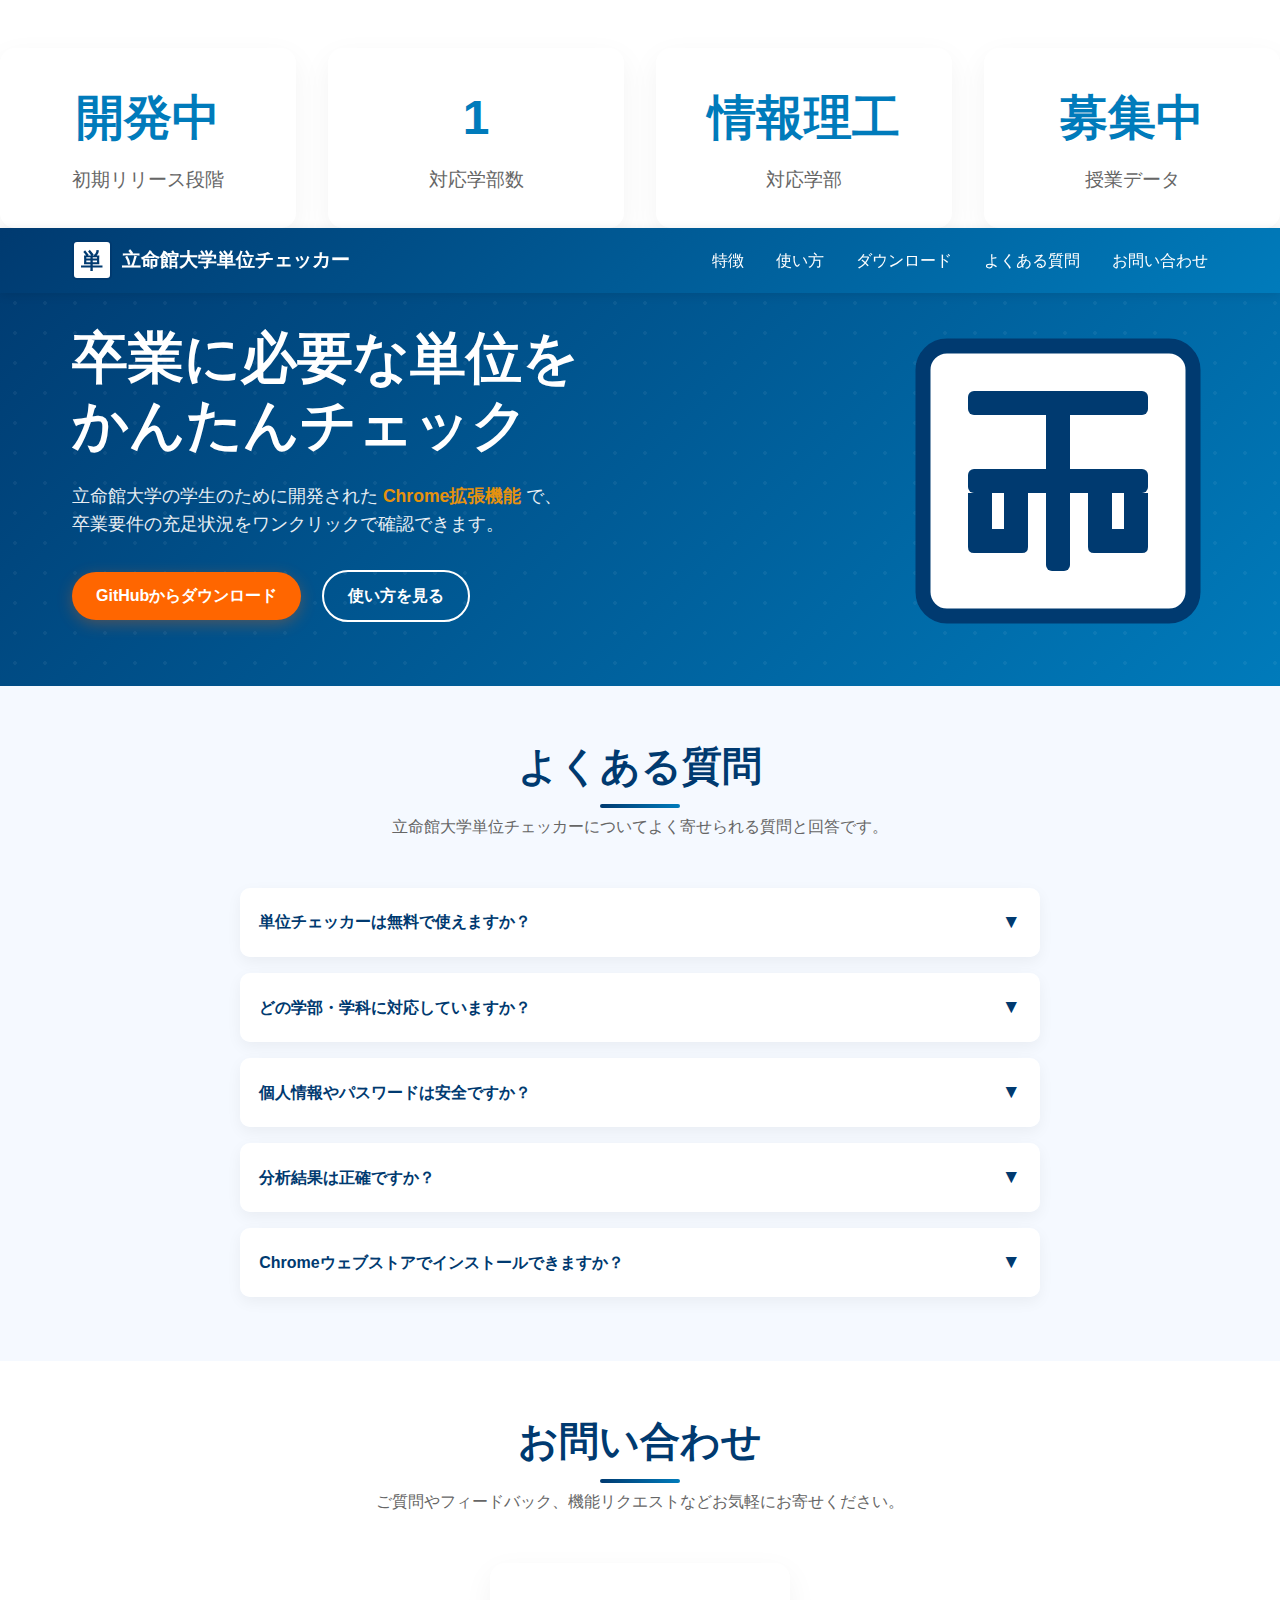
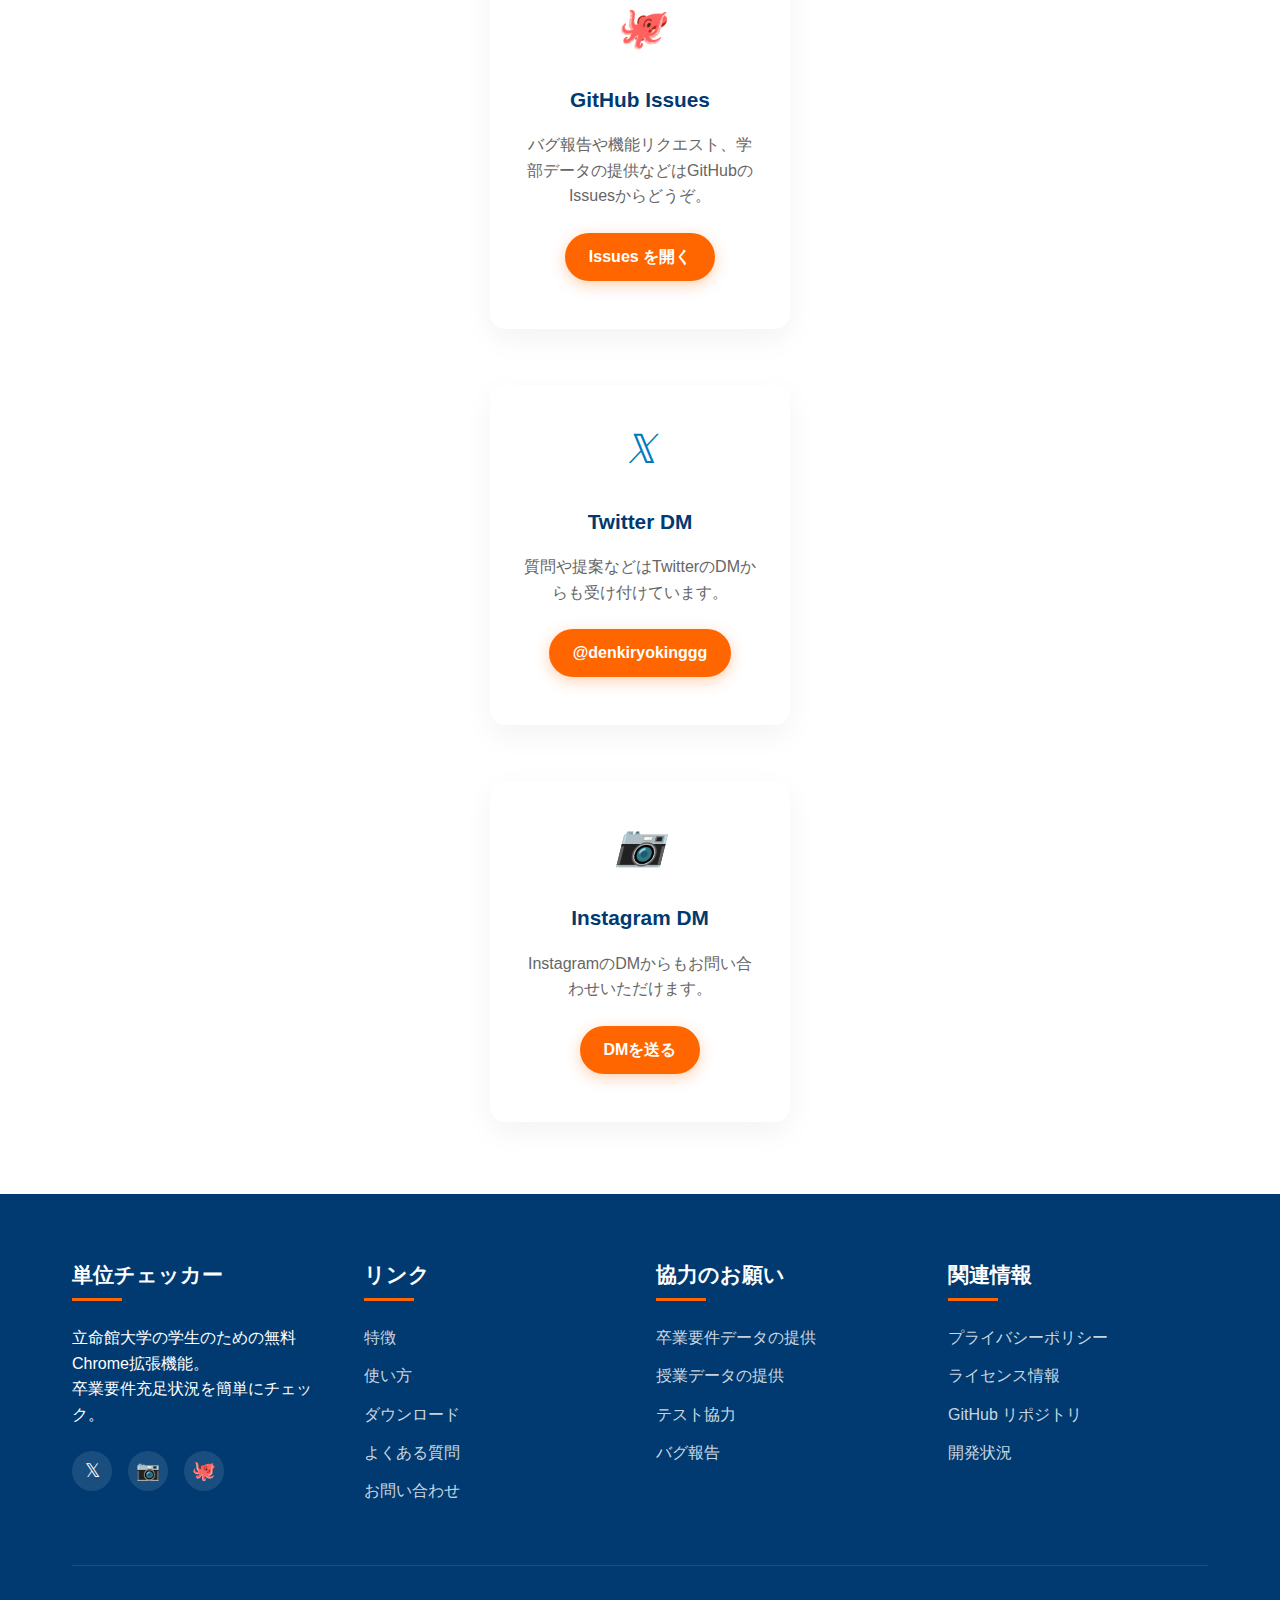
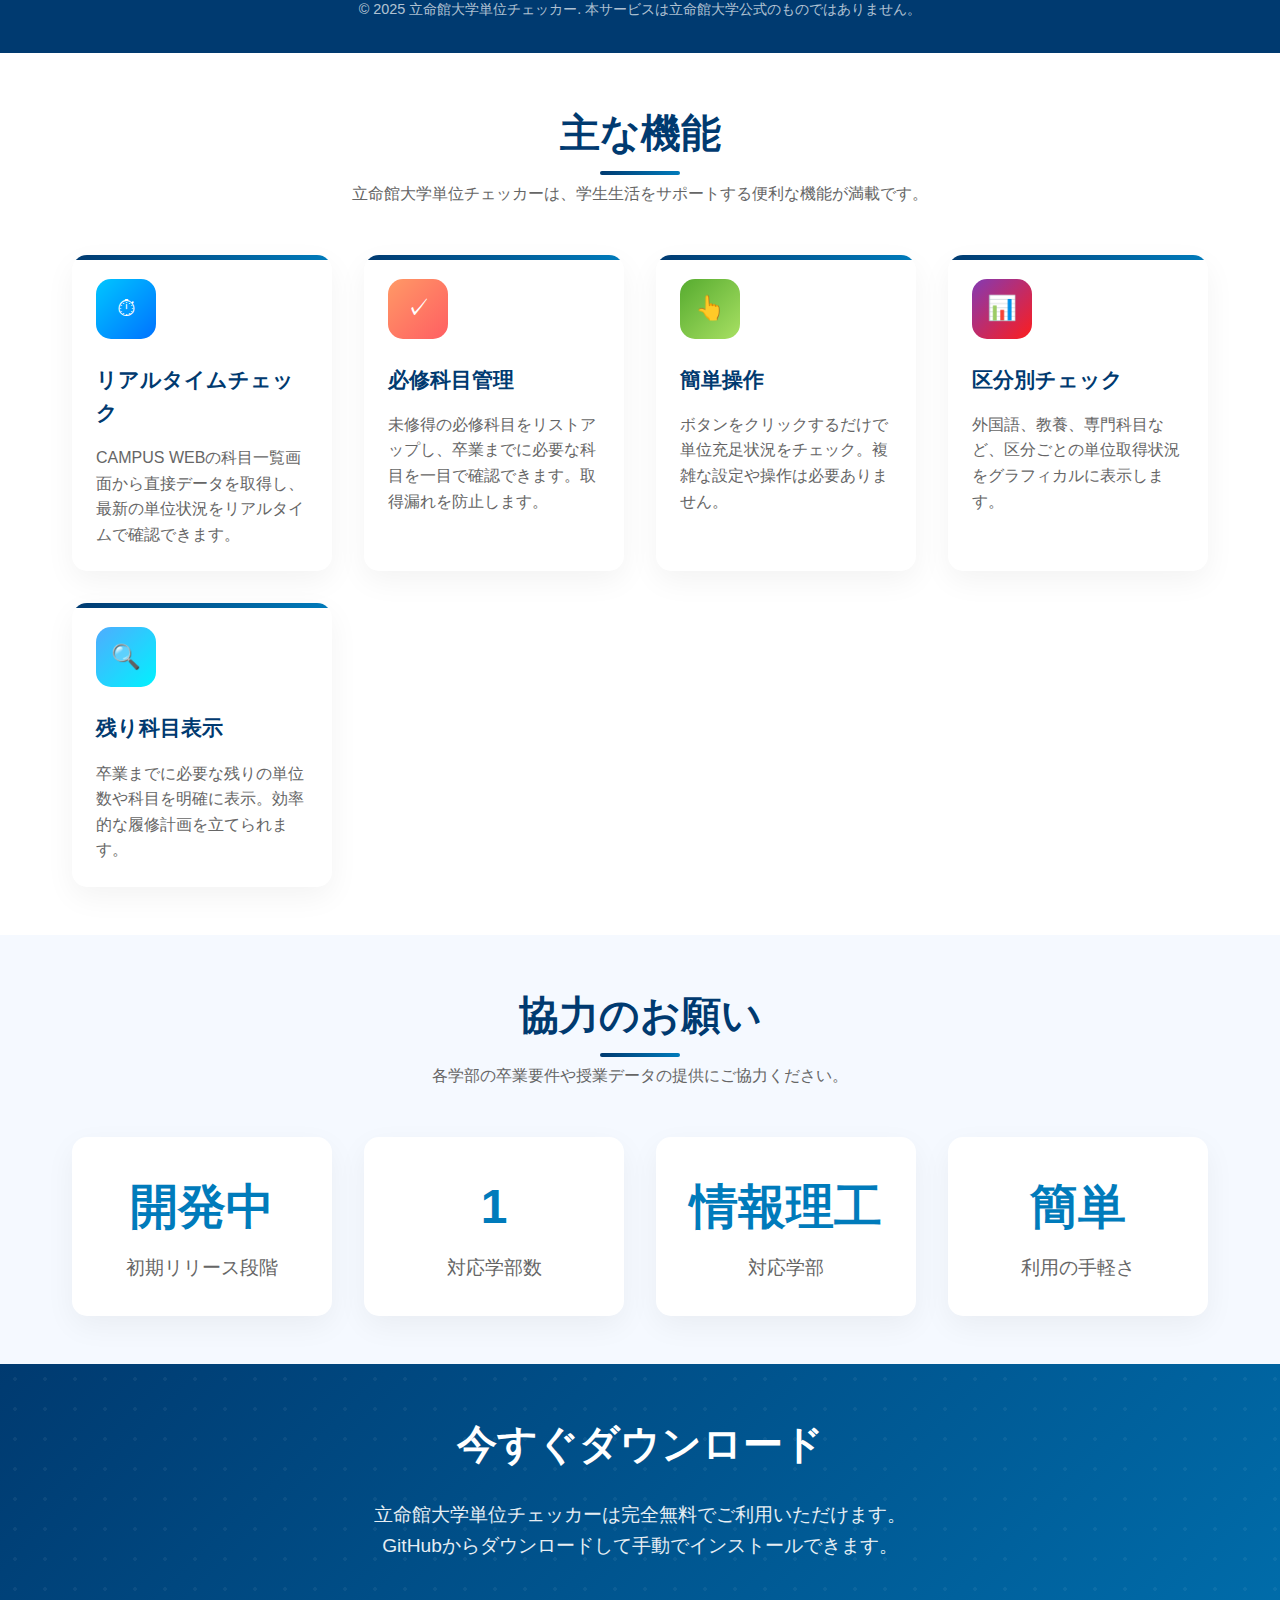
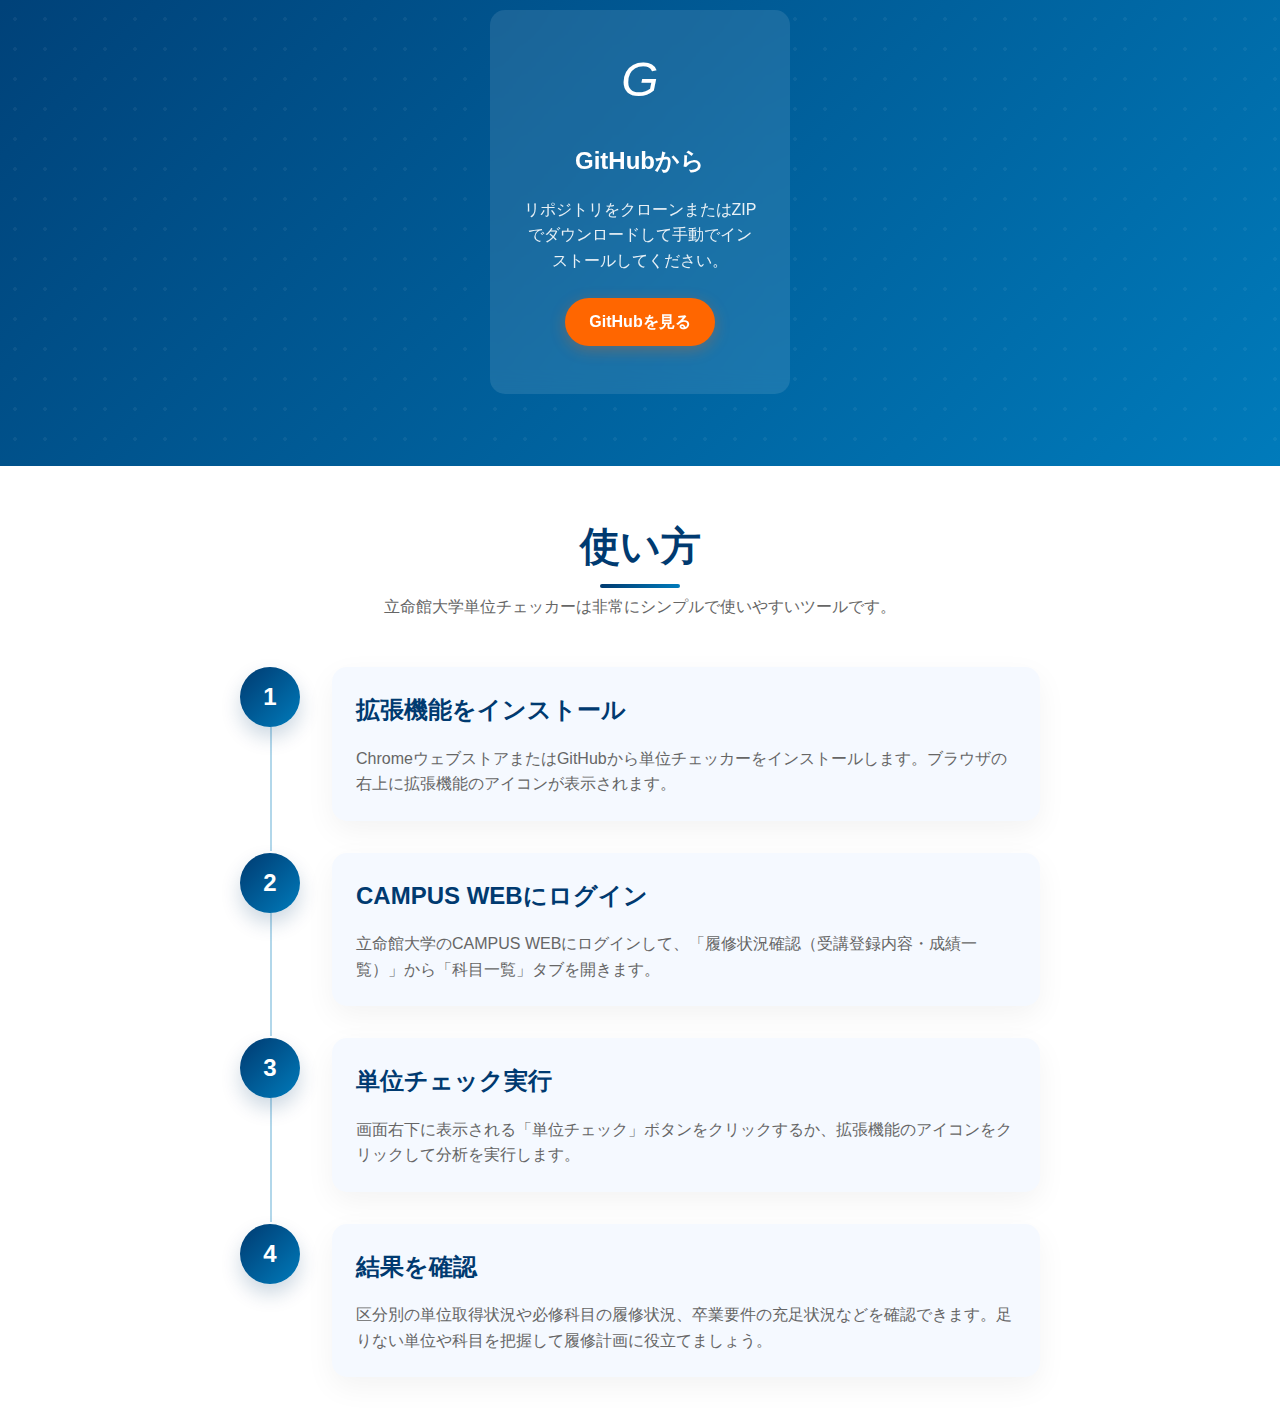
<file: index.html>
<div class="stats">
        <div class="stat-card">
          <div class="stat-value">開発中</div>
          <div class="stat-label">初期リリース段階</div>
        </div>
        
        <div class="stat-card">
          <div class="stat-value">1</div>
          <div class="stat-label">対応学部数</div>
        </div>
        
        <div class="stat-card">
          <div class="stat-value">情報理工</div>
          <div class="stat-label">対応学部</div>
        </div>
        
        <div class="stat-card">
          <div class="stat-value">募集中</div>
          <div class="stat-label">授業データ</div>
        </div>
      </div><!DOCTYPE html>
<html lang="ja">
<head>
  <meta charset="UTF-8">
  <meta name="viewport" content="width=device-width, initial-scale=1.0">
  <title>立命館大学単位チェッカー - 公式サイト</title>
  <style>
    :root {
      --primary: #003a70;
      --secondary: #007bbb;
      --accent: #ff6600;
      --light: #f5f9ff;
      --dark: #333333;
      --success: #56ab2f;
      --warning: #ff9900;
      --danger: #ff5e62;
    }
    
    /* モバイルファーストのアプローチを採用 */
    
    * {
      margin: 0;
      padding: 0;
      box-sizing: border-box;
    }
    
    body {
      font-family: 'Hiragino Kaku Gothic Pro', 'Meiryo', 'Yu Gothic', sans-serif;
      color: var(--dark);
      line-height: 1.6;
      overflow-x: hidden;
    }
    
    a {
      text-decoration: none;
      color: var(--secondary);
      transition: color 0.3s ease;
    }
    
    a:hover {
      color: var(--accent);
    }
    
    /* ヘッダー */
    header {
      background: linear-gradient(135deg, var(--primary), var(--secondary));
      color: white;
      padding: 1rem 0;
      position: fixed;
      width: 100%;
      z-index: 1000;
      box-shadow: 0 2px 10px rgba(0, 0, 0, 0.1);
    }
    
    .container {
      width: 90%;
      max-width: 1200px;
      margin: 0 auto;
      padding: 0 1rem;
    }
    
    .header-container {
      display: flex;
      justify-content: space-between;
      align-items: center;
    }
    
    .logo-container {
      display: flex;
      align-items: center;
    }
    
    .logo {
      width: 40px;
      height: 40px;
      background-color: white;
      border: 2px solid var(--primary);
      border-radius: 5px;
      display: flex;
      align-items: center;
      justify-content: center;
      font-size: 22px;
      color: var(--primary);
      margin-right: 15px;
      font-weight: bold;
    }
    
    .site-title {
      font-size: 1.5rem;
      font-weight: 700;
    }
    
    nav ul {
      display: flex;
      list-style: none;
    }
    
    nav ul li {
      margin-left: 2rem;
    }
    
    nav ul li a {
      color: white;
      padding: 0.5rem 0;
      position: relative;
    }
    
    nav ul li a::after {
      content: '';
      position: absolute;
      bottom: 0;
      left: 0;
      width: 0;
      height: 2px;
      background-color: white;
      transition: width 0.3s ease;
    }
    
    nav ul li a:hover::after {
      width: 100%;
    }
    
    .mobile-menu-btn {
      display: none;
      background: none;
      border: none;
      color: white;
      font-size: 1.5rem;
      cursor: pointer;
    }
    
    /* ヒーローセクション */
    .hero {
      background: linear-gradient(135deg, var(--primary), var(--secondary));
      color: white;
      padding: 8rem 0 5rem;
      position: relative;
      overflow: hidden;
    }
    
    .hero-pattern {
      position: absolute;
      top: 0;
      left: 0;
      width: 100%;
      height: 100%;
      opacity: 0.05;
      background-image: radial-gradient(circle, #ffffff 2px, transparent 2px);
      background-size: 30px 30px;
    }
    
    .hero-content {
      display: flex;
      align-items: center;
      justify-content: space-between;
      position: relative;
      z-index: 2;
    }
    
    .hero-text {
      flex: 1;
      padding-right: 2rem;
    }
    
    .hero-text h1 {
      font-size: 3.5rem;
      font-weight: 800;
      margin-bottom: 1.5rem;
      line-height: 1.2;
    }
    
    .hero-text p {
      font-size: 1.2rem;
      margin-bottom: 2rem;
      opacity: 0.9;
    }
    
    .highlight {
      color: var(--warning);
      font-weight: 600;
    }
    
    .btn {
      display: inline-block;
      padding: 0.8rem 2rem;
      background-color: var(--accent);
      color: white;
      border-radius: 50px;
      font-weight: 600;
      transition: all 0.3s ease;
      box-shadow: 0 4px 15px rgba(255, 102, 0, 0.3);
      cursor: pointer;
    }
    
    .btn:hover {
      background-color: #ff7d1a;
      color: white;
      transform: translateY(-2px);
      box-shadow: 0 6px 20px rgba(255, 102, 0, 0.4);
    }
    
    .btn-outline {
      background-color: transparent;
      border: 2px solid white;
      box-shadow: none;
      margin-left: 1rem;
    }
    
    .btn-outline:hover {
      background-color: white;
      color: var(--primary);
      box-shadow: 0 6px 20px rgba(255, 255, 255, 0.3);
    }
    
    .hero-image {
      flex: 1;
      text-align: right;
    }
    
    .hero-image img {
      max-width: 100%;
      height: auto;
      border-radius: 10px;
      box-shadow: 0 15px 30px rgba(0, 0, 0, 0.15);
    }
    
    /* 特徴セクション */
    .section {
      padding: 5rem 0;
    }
    
    .section-title {
      text-align: center;
      margin-bottom: 3rem;
    }
    
    .section-title h2 {
      font-size: 2.5rem;
      color: var(--primary);
      margin-bottom: 1rem;
      position: relative;
      display: inline-block;
    }
    
    .section-title h2::after {
      content: '';
      position: absolute;
      bottom: -10px;
      left: 50%;
      transform: translateX(-50%);
      width: 80px;
      height: 4px;
      background: linear-gradient(90deg, var(--primary), var(--secondary));
      border-radius: 2px;
    }
    
    .section-title p {
      font-size: 1.2rem;
      color: #666;
      max-width: 700px;
      margin: 0 auto;
    }
    
    .features {
      display: grid;
      grid-template-columns: repeat(auto-fit, minmax(300px, 1fr));
      gap: 2rem;
      margin-top: 3rem;
    }
    
    .feature-card {
      background-color: white;
      border-radius: 15px;
      padding: 2rem;
      box-shadow: 0 10px 30px rgba(0, 0, 0, 0.05);
      transition: all 0.3s ease;
      position: relative;
      overflow: hidden;
    }
    
    .feature-card:hover {
      transform: translateY(-10px);
      box-shadow: 0 15px 40px rgba(0, 0, 0, 0.1);
    }
    
    .feature-card::before {
      content: '';
      position: absolute;
      top: 0;
      left: 0;
      width: 100%;
      height: 5px;
      background: linear-gradient(90deg, var(--primary), var(--secondary));
    }
    
    .feature-icon {
      width: 70px;
      height: 70px;
      border-radius: 15px;
      display: flex;
      align-items: center;
      justify-content: center;
      margin-bottom: 1.5rem;
      font-size: 2rem;
      color: white;
      position: relative;
      overflow: hidden;
    }
    
    .icon-realtime { background: linear-gradient(135deg, #00c6ff, #0072ff); }
    .icon-required { background: linear-gradient(135deg, #ff9966, #ff5e62); }
    .icon-simple { background: linear-gradient(135deg, #56ab2f, #a8e063); }
    .icon-category { background: linear-gradient(135deg, #833ab4, #fd1d1d); }
    .icon-display { background: linear-gradient(135deg, #4facfe, #00f2fe); }
    
    .feature-title {
      font-size: 1.5rem;
      color: var(--primary);
      margin-bottom: 1rem;
    }
    
    .feature-text {
      color: #666;
      line-height: 1.6;
    }
    
    /* ユーザー体験セクション */
    .experience {
      background-color: var(--light);
    }
    
    .stats {
      display: grid;
      grid-template-columns: repeat(auto-fit, minmax(250px, 1fr));
      gap: 2rem;
      margin-top: 3rem;
    }
    
    .stat-card {
      background-color: white;
      border-radius: 15px;
      padding: 2rem;
      text-align: center;
      box-shadow: 0 10px 30px rgba(0, 0, 0, 0.05);
      transition: all 0.3s ease;
    }
    
    .stat-card:hover {
      transform: translateY(-5px);
      box-shadow: 0 15px 40px rgba(0, 0, 0, 0.1);
    }
    
    .stat-value {
      font-size: 3rem;
      font-weight: 700;
      color: var(--secondary);
      margin-bottom: 0.5rem;
    }
    
    .stat-label {
      font-size: 1.2rem;
      color: #666;
    }
    
    /* ダウンロードセクション */
    .download {
      background: linear-gradient(135deg, var(--primary), var(--secondary));
      color: white;
      text-align: center;
      position: relative;
      overflow: hidden;
    }
    
    .download-pattern {
      position: absolute;
      top: 0;
      left: 0;
      width: 100%;
      height: 100%;
      opacity: 0.05;
      background-image: radial-gradient(circle, #ffffff 2px, transparent 2px);
      background-size: 30px 30px;
    }
    
    .download-content {
      position: relative;
      z-index: 2;
    }
    
    .download-title {
      font-size: 2.5rem;
      margin-bottom: 1.5rem;
    }
    
    .download-text {
      font-size: 1.2rem;
      margin-bottom: 3rem;
      max-width: 700px;
      margin-left: auto;
      margin-right: auto;
      opacity: 0.9;
    }
    
    .download-options {
      display: flex;
      flex-wrap: wrap;
      justify-content: center;
      gap: 2rem;
    }
    
    .download-card {
      background-color: rgba(255, 255, 255, 0.1);
      border-radius: 15px;
      padding: 2rem;
      width: 300px;
      text-align: center;
      backdrop-filter: blur(10px);
      transition: all 0.3s ease;
    }
    
    .download-card:hover {
      background-color: rgba(255, 255, 255, 0.2);
      transform: translateY(-10px);
    }
    
    .download-icon {
      font-size: 3rem;
      margin-bottom: 1.5rem;
    }
    
    .download-card-title {
      font-size: 1.5rem;
      margin-bottom: 1rem;
    }
    
    .download-card-text {
      font-size: 1rem;
      margin-bottom: 1.5rem;
      opacity: 0.9;
    }
    
    /* 使い方セクション */
    .usage {
      background-color: white;
    }
    
    .steps {
      max-width: 800px;
      margin: 3rem auto 0;
    }
    
    .step {
      display: flex;
      margin-bottom: 3rem;
      position: relative;
    }
    
    .step:last-child {
      margin-bottom: 0;
    }
    
    .step-number {
      background: linear-gradient(135deg, var(--primary), var(--secondary));
      color: white;
      width: 60px;
      height: 60px;
      border-radius: 50%;
      display: flex;
      align-items: center;
      justify-content: center;
      font-size: 1.5rem;
      font-weight: bold;
      margin-right: 2rem;
      flex-shrink: 0;
      box-shadow: 0 10px 20px rgba(0, 58, 112, 0.2);
      position: relative;
      z-index: 2;
    }
    
    .step-content {
      background-color: var(--light);
      padding: 2rem;
      border-radius: 15px;
      flex-grow: 1;
      box-shadow: 0 10px 30px rgba(0, 0, 0, 0.05);
    }
    
    .step-title {
      font-size: 1.5rem;
      color: var(--primary);
      margin-bottom: 1rem;
    }
    
    .step-text {
      color: #666;
    }
    
    .step-line {
      position: absolute;
      top: 60px;
      left: 30px;
      width: 2px;
      height: calc(100% - 30px);
      background-color: var(--secondary);
      opacity: 0.3;
    }
    
    /* FAQセクション */
    .faq {
      background-color: var(--light);
    }
    
    .accordion {
      max-width: 800px;
      margin: 3rem auto 0;
    }
    
    .accordion-item {
      margin-bottom: 1rem;
      border-radius: 10px;
      overflow: hidden;
      box-shadow: 0 5px 15px rgba(0, 0, 0, 0.05);
    }
    
    .accordion-header {
      background-color: white;
      padding: 1.5rem;
      cursor: pointer;
      display: flex;
      justify-content: space-between;
      align-items: center;
      font-weight: 600;
      font-size: 1.1rem;
      color: var(--primary);
      transition: all 0.3s ease;
    }
    
    .accordion-header:hover {
      background-color: #f9f9f9;
    }
    
    .accordion-icon {
      font-size: 1.2rem;
      transition: transform 0.3s ease;
    }
    
    .accordion-content {
      background-color: white;
      padding: 0 1.5rem;
      max-height: 0;
      overflow: hidden;
      transition: all 0.3s ease;
    }
    
    .accordion-body {
      padding: 0 0 1.5rem;
      color: #666;
    }
    
    .accordion-item.active .accordion-icon {
      transform: rotate(180deg);
    }
    
    .accordion-item.active .accordion-content {
      max-height: 300px;
    }
    
    /* お問い合わせセクション */
    .contact {
      text-align: center;
    }
    
    .contact-options {
      display: flex;
      flex-wrap: wrap;
      justify-content: center;
      gap: 2rem;
      margin-top: 3rem;
    }
    
    .contact-card {
      background-color: white;
      border-radius: 15px;
      padding: 2rem;
      width: 300px;
      box-shadow: 0 10px 30px rgba(0, 0, 0, 0.05);
      transition: all 0.3s ease;
    }
    
    .contact-card:hover {
      transform: translateY(-10px);
      box-shadow: 0 15px 40px rgba(0, 0, 0, 0.1);
    }
    
    .contact-icon {
      font-size: 2.5rem;
      color: var(--secondary);
      margin-bottom: 1.5rem;
    }
    
    .contact-type {
      font-size: 1.3rem;
      font-weight: 600;
      color: var(--primary);
      margin-bottom: 1rem;
    }
    
    .contact-info {
      color: #666;
      margin-bottom: 1.5rem;
    }
    
    /* フッター */
    footer {
      background-color: var(--primary);
      color: white;
      padding: 4rem 0 2rem;
    }
    
    .footer-container {
      display: grid;
      grid-template-columns: repeat(auto-fit, minmax(200px, 1fr));
      gap: 3rem;
      margin-bottom: 3rem;
    }
    
    .footer-section h3 {
      font-size: 1.3rem;
      margin-bottom: 1.5rem;
      position: relative;
      padding-bottom: 10px;
    }
    
    .footer-section h3::after {
      content: '';
      position: absolute;
      bottom: 0;
      left: 0;
      width: 50px;
      height: 3px;
      background-color: var(--accent);
    }
    
    .footer-links {
      list-style: none;
    }
    
    .footer-links li {
      margin-bottom: 0.8rem;
    }
    
    .footer-links a {
      color: rgba(255, 255, 255, 0.8);
    }
    
    .footer-links a:hover {
      color: white;
    }
    
    .social-links {
      display: flex;
      gap: 1rem;
      margin-top: 1.5rem;
    }
    
    .social-link {
      width: 40px;
      height: 40px;
      border-radius: 50%;
      background-color: rgba(255, 255, 255, 0.1);
      display: flex;
      align-items: center;
      justify-content: center;
      color: white;
      font-size: 1.2rem;
      transition: all 0.3s ease;
    }
    
    .social-link:hover {
      background-color: rgba(255, 255, 255, 0.2);
      transform: translateY(-3px);
    }
    
    .copyright {
      text-align: center;
      padding-top: 2rem;
      border-top: 1px solid rgba(255, 255, 255, 0.1);
      color: rgba(255, 255, 255, 0.7);
      font-size: 0.9rem;
    }
    
    /* レスポンシブデザイン - モバイルファースト */
    /* スマートフォン（小）基本スタイル */
    .site-title {
      font-size: 1.1rem;
    }
    
    .logo {
      width: 36px;
      height: 36px;
      font-size: 20px;
      margin-right: 10px;
    }
    
    .container {
      width: 95%;
      padding: 0 0.5rem;
    }
    
    header {
      padding: 0.8rem 0;
    }
    
    nav ul {
      display: none;
    }
    
    .mobile-menu-btn {
      display: block;
    }
    
    .mobile-menu {
      position: fixed;
      top: 60px;
      left: 0;
      width: 100%;
      background: var(--primary);
      z-index: 999;
      padding: 1rem 0;
      box-shadow: 0 5px 15px rgba(0, 0, 0, 0.1);
      transform: translateY(-150%);
      transition: transform 0.3s ease;
    }
    
    .mobile-menu.active {
      transform: translateY(0);
    }
    
    .mobile-menu ul {
      list-style: none;
    }
    
    .mobile-menu ul li {
      margin: 0;
      padding: 0;
    }
    
    .mobile-menu ul li a {
      display: block;
      padding: 1rem 1.5rem;
      color: white;
      border-bottom: 1px solid rgba(255, 255, 255, 0.1);
    }
    
    .hero {
      padding: 6rem 0 3rem;
    }
    
    .hero-content {
      flex-direction: column;
    }
    
    .hero-text {
      padding-right: 0;
      margin-bottom: 2rem;
      text-align: center;
    }
    
    .hero-text h1 {
      font-size: 1.8rem;
    }
    
    .hero-text p {
      font-size: 1rem;
    }
    
    .btn {
      display: block;
      width: 100%;
      margin-bottom: 1rem;
      padding: 0.7rem 1.5rem;
      font-size: 1rem;
    }
    
    .btn-outline {
      margin-left: 0;
    }
    
    .section {
      padding: 3rem 0;
    }
    
    .section-title h2 {
      font-size: 1.8rem;
    }
    
    .section-title p {
      font-size: 1rem;
    }
    
    .features {
      grid-template-columns: 1fr;
    }
    
    .feature-card {
      padding: 1.5rem;
    }
    
    .feature-icon {
      width: 60px;
      height: 60px;
      font-size: 1.5rem;
    }
    
    .feature-title {
      font-size: 1.3rem;
    }
    
    .stats {
      grid-template-columns: 1fr;
    }
    
    .download-options {
      flex-direction: column;
      align-items: center;
    }
    
    .download-card {
      width: 100%;
      max-width: 300px;
      margin-bottom: 1.5rem;
    }
    
    .steps {
      margin-top: 2rem;
    }
    
    .step {
      flex-direction: column;
      margin-bottom: 2rem;
    }
    
    .step-number {
      margin-right: 0;
      margin-bottom: 1rem;
    }
    
    .step-line {
      display: none;
    }
    
    .step-content {
      padding: 1.5rem;
    }
    
    .accordion-header {
      padding: 1.2rem;
      font-size: 1rem;
    }
    
    .accordion-body {
      padding: 0 0 1.2rem;
      font-size: 0.95rem;
    }
    
    .contact-options {
      flex-direction: column;
      align-items: center;
    }
    
    .contact-card {
      width: 100%;
      max-width: 300px;
      margin-bottom: 1.5rem;
    }
    
    .footer-container {
      grid-template-columns: 1fr;
      gap: 2rem;
    }
    
    /* タブレット向け */
    @media (min-width: 576px) {
      .site-title {
        font-size: 1.2rem;
      }
      
      .logo {
        width: 40px;
        height: 40px;
        font-size: 22px;
      }
      
      .hero-text h1 {
        font-size: 2.2rem;
      }
      
      .hero-text p {
        font-size: 1.1rem;
      }
      
      .section-title h2 {
        font-size: 2rem;
      }
      
      .features {
        grid-template-columns: repeat(auto-fill, minmax(250px, 1fr));
      }
      
      .stats {
        grid-template-columns: repeat(2, 1fr);
      }
      
      .download-options {
        flex-direction: row;
        flex-wrap: wrap;
      }
    }
    
    /* ノートPC向け */
    @media (min-width: 768px) {
      .container {
        width: 90%;
      }
      
      nav ul {
        display: flex;
      }
      
      .mobile-menu-btn {
        display: none;
      }
      
      .hero-text h1 {
        font-size: 2.5rem;
      }
      
      .btn {
        display: inline-block;
        width: auto;
      }
      
      .btn-outline {
        margin-left: 1rem;
      }
      
      .step {
        flex-direction: row;
      }
      
      .step-number {
        margin-right: 2rem;
        margin-bottom: 0;
      }
      
      .step-line {
        display: block;
      }
      
      .footer-container {
        grid-template-columns: repeat(2, 1fr);
      }
    }
    
    /* デスクトップ向け */
    @media (min-width: 992px) {
      .hero-content {
        flex-direction: row;
      }
      
      .hero-text {
        padding-right: 2rem;
        margin-bottom: 0;
        text-align: left;
      }
      
      .hero-text h1 {
        font-size: 3rem;
      }
      
      .section-title h2 {
        font-size: 2.5rem;
      }
      
      .stats {
        grid-template-columns: repeat(4, 1fr);
      }
      
      .footer-container {
        grid-template-columns: repeat(4, 1fr);
      }
    }
    
    /* 大画面向け */
    @media (min-width: 1200px) {
      .container {
        max-width: 1200px;
      }
      
      .hero-text h1 {
        font-size: 3.5rem;
      }
    }
  </style>
</head>
<body>
  <header>
    <div class="container header-container">
      <div class="logo-container">
        <div class="logo">単</div>
        <div class="site-title">立命館大学単位チェッカー</div>
      </div>
      <nav>
        <ul>
          <li><a href="#features">特徴</a></li>
          <li><a href="#usage">使い方</a></li>
          <li><a href="#download">ダウンロード</a></li>
          <li><a href="#faq">よくある質問</a></li>
          <li><a href="#contact">お問い合わせ</a></li>
        </ul>
        <button class="mobile-menu-btn" id="mobileMenuBtn">≡</button>
      </nav>
    </div>
    <div class="mobile-menu" id="mobileMenu">
      <ul>
        <li><a href="#features">特徴</a></li>
        <li><a href="#usage">使い方</a></li>
        <li><a href="#download">ダウンロード</a></li>
        <li><a href="#faq">よくある質問</a></li>
        <li><a href="#contact">お問い合わせ</a></li>
      </ul>
    </div>
  </header>
  
  <section class="hero">
    <div class="hero-pattern"></div>
    <div class="container hero-content">
      <div class="hero-text">
        <h1>卒業に必要な単位を<br>かんたんチェック</h1>
        <p>立命館大学の学生のために開発された <span class="highlight">Chrome拡張機能</span> で、<br>卒業要件の充足状況をワンクリックで確認できます。</p>
        <a href="#download" class="btn">GitHubからダウンロード</a>
        <a href="#usage" class="btn btn-outline">使い方を見る</a>
      </div>
      <div class="hero-image">
        <svg xmlns="http://www.w3.org/2000/svg" viewBox="0 0 100 100" width="300" height="300">
          <!-- 背景の正方形 -->
          <rect x="5" y="5" width="90" height="90" fill="white" stroke="#003a70" stroke-width="5" rx="8" ry="8"/>
          
          <!-- 「単」の文字 -->
          <g fill="#003a70">
            <!-- 上部の横線 -->
            <rect x="20" y="20" width="60" height="8" rx="2" ry="2"/>
            
            <!-- 縦線 -->
            <rect x="46" y="20" width="8" height="60" rx="2" ry="2"/>
            
            <!-- 中央の横線 -->
            <rect x="20" y="46" width="60" height="8" rx="2" ry="2"/>
            
            <!-- 左下の部分 -->
            <path d="M20,54 L20,72 Q20,74 22,74 L38,74 Q40,74 40,72 L40,54 L32,54 L32,66 L28,66 L28,54 Z"/>
            
            <!-- 右下の部分 -->
            <path d="M60,54 L60,72 Q60,74 62,74 L78,74 Q80,74 80,72 L80,54 L72,54 L72,66 L68,66 L68,54 Z"/>
          </g>
        </svg>
      </div>
    </div>
  </section>
  
  <section id="faq" class="section faq">
    <div class="container">
      <div class="section-title">
        <h2>よくある質問</h2>
        <p>立命館大学単位チェッカーについてよく寄せられる質問と回答です。</p>
      </div>
      
      <div class="accordion">
        <div class="accordion-item">
          <div class="accordion-header">
            単位チェッカーは無料で使えますか？
            <span class="accordion-icon">▼</span>
          </div>
          <div class="accordion-content">
            <div class="accordion-body">
              はい、完全に無料でご利用いただけます。インストール料金や月額料金などは一切かかりません。
            </div>
          </div>
        </div>
        
        <div class="accordion-item">
          <div class="accordion-header">
            どの学部・学科に対応していますか？
            <span class="accordion-icon">▼</span>
          </div>
          <div class="accordion-content">
            <div class="accordion-body">
              現在は情報理工学部のみに対応しています。今後、他の学部へも対応を広げていく予定です。そのためにも、各学部の卒業要件データや授業データの提供にご協力いただけると幸いです。
            </div>
          </div>
        </div>
        
        <div class="accordion-item">
          <div class="accordion-header">
            個人情報やパスワードは安全ですか？
            <span class="accordion-icon">▼</span>
          </div>
          <div class="accordion-content">
            <div class="accordion-body">
              当拡張機能はユーザーのログイン情報や個人情報を収集・保存することはありません。表示されている科目データのみを解析し、すべての処理はユーザーのブラウザ内で完結します。
            </div>
          </div>
        </div>
        
        <div class="accordion-item">
          <div class="accordion-header">
            分析結果は正確ですか？
            <span class="accordion-icon">▼</span>
          </div>
          <div class="accordion-content">
            <div class="accordion-body">
              高い精度で分析を行っていますが、カリキュラム改正や特殊なケースによって完全に正確でない場合があります。最終的な卒業判定は大学の公式情報を確認してください。
            </div>
          </div>
        </div>
        
        <div class="accordion-item">
          <div class="accordion-header">
            Chromeウェブストアでインストールできますか？
            <span class="accordion-icon">▼</span>
          </div>
          <div class="accordion-content">
            <div class="accordion-body">
              現在はChromeウェブストアでの公開はしていません。GitHubリポジトリからダウンロードして手動でインストールする必要があります。インストール方法はGitHubのREADMEに記載されています。
            </div>
          </div>
        </div>
      </div>
    </div>
  </section>
  
  <section id="contact" class="section contact">
    <div class="container">
      <div class="section-title">
        <h2>お問い合わせ</h2>
        <p>ご質問やフィードバック、機能リクエストなどお気軽にお寄せください。</p>
      </div>
      
      <div class="contact-options">
        <div class="contact-card">
          <div class="contact-icon">
            <i>🐙</i>
          </div>
          <h3 class="contact-type">GitHub Issues</h3>
          <p class="contact-info">バグ報告や機能リクエスト、学部データの提供などはGitHubのIssuesからどうぞ。</p>
          <a href="https://github.com/BB-KING777/college-credit-Checker/issues" class="btn">Issues を開く</a>
        </div>
        
        <div class="contact-card">
          <div class="contact-icon">
            <i>𝕏</i>
          </div>
          <h3 class="contact-type">Twitter DM</h3>
          <p class="contact-info">質問や提案などはTwitterのDMからも受け付けています。</p>
          <a href="https://twitter.com/denkiryokingg" class="btn">@denkiryokinggg</a>
        </div>
        
        <div class="contact-card">
          <div class="contact-icon">
            <i>📷</i>
          </div>
          <h3 class="contact-type">Instagram DM</h3>
          <p class="contact-info">InstagramのDMからもお問い合わせいただけます。</p>
          <a href="#" class="btn" id="instagram-link">DMを送る</a>
        </div>
      </div>
    </div>
  </section>
  
  <footer>
    <div class="container">
      <div class="footer-container">
        <div class="footer-section">
          <h3>単位チェッカー</h3>
          <p>立命館大学の学生のための無料Chrome拡張機能。<br>卒業要件充足状況を簡単にチェック。</p>
          <div class="social-links">
            <a href="https://twitter.com/denkiryokingg" class="social-link">𝕏</a>
            <a href="#" class="social-link" id="footer-instagram-link">📷</a>
            <a href="https://github.com/BB-KING777/college-credit-Checker" class="social-link">🐙</a>
          </div>
        </div>
        
        <div class="footer-section">
          <h3>リンク</h3>
          <ul class="footer-links">
            <li><a href="#features">特徴</a></li>
            <li><a href="#usage">使い方</a></li>
            <li><a href="#download">ダウンロード</a></li>
            <li><a href="#faq">よくある質問</a></li>
            <li><a href="#contact">お問い合わせ</a></li>
          </ul>
        </div>
        
        <div class="footer-section">
          <h3>協力のお願い</h3>
          <ul class="footer-links">
            <li><a href="#">卒業要件データの提供</a></li>
            <li><a href="#">授業データの提供</a></li>
            <li><a href="#">テスト協力</a></li>
            <li><a href="#">バグ報告</a></li>
          </ul>
        </div>
        
        <div class="footer-section">
          <h3>関連情報</h3>
          <ul class="footer-links">
            <li><a href="#">プライバシーポリシー</a></li>
            <li><a href="#">ライセンス情報</a></li>
            <li><a href="#">GitHub リポジトリ</a></li>
            <li><a href="#">開発状況</a></li>
          </ul>
        </div>
      </div>
      
      <div class="copyright">
        &copy; 2025 立命館大学単位チェッカー. 本サービスは立命館大学公式のものではありません。
      </div>
    </div>
  </footer>
  
  <script>
    // モバイルメニューの処理
    document.addEventListener('DOMContentLoaded', function() {
      const mobileMenuBtn = document.getElementById('mobileMenuBtn');
      const mobileMenu = document.getElementById('mobileMenu');
      
      mobileMenuBtn.addEventListener('click', function() {
        mobileMenu.classList.toggle('active');
        mobileMenuBtn.textContent = mobileMenu.classList.contains('active') ? '✕' : '≡';
      });
      
      // メニューリンククリック時にメニューを閉じる
      const mobileMenuLinks = mobileMenu.querySelectorAll('a');
      mobileMenuLinks.forEach(link => {
        link.addEventListener('click', function() {
          mobileMenu.classList.remove('active');
          mobileMenuBtn.textContent = '≡';
        });
      });
      
      // アコーディオンの処理
      const accordionItems = document.querySelectorAll('.accordion-item');
      accordionItems.forEach(item => {
        const header = item.querySelector('.accordion-header');
        
        header.addEventListener('click', function() {
          item.classList.toggle('active');
          
          // 他のアコーディオンを閉じる
          accordionItems.forEach(otherItem => {
            if (otherItem !== item) {
              otherItem.classList.remove('active');
            }
          });
        });
      });
      
      // Instagram IDが後で追加できるようにプレースホルダーを設定
      const instagramLink = document.getElementById('instagram-link');
      const footerInstagramLink = document.getElementById('footer-instagram-link');
      
      instagramLink.addEventListener('click', function(e) {
        e.preventDefault();
        alert('Instagram IDは準備中です。Twitter (@denkiryokingg) またはGitHub Issuesからお問い合わせください。');
      });
      
      footerInstagramLink.addEventListener('click', function(e) {
        e.preventDefault();
        alert('Instagram IDは準備中です。Twitter (@denkiryokingg) またはGitHub Issuesからお問い合わせください。');
      });
    });
  </script>
  
  <section id="features" class="section">
    <div class="container">
      <div class="section-title">
        <h2>主な機能</h2>
        <p>立命館大学単位チェッカーは、学生生活をサポートする便利な機能が満載です。</p>
      </div>
      
      <div class="features">
        <div class="feature-card">
          <div class="feature-icon icon-realtime">⏱</div>
          <h3 class="feature-title">リアルタイムチェック</h3>
          <p class="feature-text">CAMPUS WEBの科目一覧画面から直接データを取得し、最新の単位状況をリアルタイムで確認できます。</p>
        </div>
        
        <div class="feature-card">
          <div class="feature-icon icon-required">✓</div>
          <h3 class="feature-title">必修科目管理</h3>
          <p class="feature-text">未修得の必修科目をリストアップし、卒業までに必要な科目を一目で確認できます。取得漏れを防止します。</p>
        </div>
        
        <div class="feature-card">
          <div class="feature-icon icon-simple">👆</div>
          <h3 class="feature-title">簡単操作</h3>
          <p class="feature-text">ボタンをクリックするだけで単位充足状況をチェック。複雑な設定や操作は必要ありません。</p>
        </div>
        
        <div class="feature-card">
          <div class="feature-icon icon-category">📊</div>
          <h3 class="feature-title">区分別チェック</h3>
          <p class="feature-text">外国語、教養、専門科目など、区分ごとの単位取得状況をグラフィカルに表示します。</p>
        </div>
        
        <div class="feature-card">
          <div class="feature-icon icon-display">🔍</div>
          <h3 class="feature-title">残り科目表示</h3>
          <p class="feature-text">卒業までに必要な残りの単位数や科目を明確に表示。効率的な履修計画を立てられます。</p>
        </div>
      </div>
    </div>
  </section>
  
  <section class="section experience">
    <div class="container">
      <div class="section-title">
        <h2>協力のお願い</h2>
        <p>各学部の卒業要件や授業データの提供にご協力ください。</p>
      </div>
      
      <div class="stats">
        <div class="stat-card">
          <div class="stat-value">開発中</div>
          <div class="stat-label">初期リリース段階</div>
        </div>
        
        <div class="stat-card">
          <div class="stat-value">1</div>
          <div class="stat-label">対応学部数</div>
        </div>
        
        <div class="stat-card">
          <div class="stat-value">情報理工</div>
          <div class="stat-label">対応学部</div>
        </div>
        
        <div class="stat-card">
          <div class="stat-value">簡単</div>
          <div class="stat-label">利用の手軽さ</div>
        </div>
      </div>
    </div>
  </section>
  
  <section id="download" class="section download">
    <div class="download-pattern"></div>
    <div class="container download-content">
      <h2 class="download-title">今すぐダウンロード</h2>
      <p class="download-text">立命館大学単位チェッカーは完全無料でご利用いただけます。<br>GitHubからダウンロードして手動でインストールできます。</p>
      
      <div class="download-options">
        <div class="download-card">
          <div class="download-icon">
            <i>G</i>
          </div>
          <h3 class="download-card-title">GitHubから</h3>
          <p class="download-card-text">リポジトリをクローンまたはZIPでダウンロードして手動でインストールしてください。</p>
          <a href="https://github.com/BB-KING777/college-credit-Checker" class="btn">GitHubを見る</a>
        </div>
      </div>
    </div>
  </section>
  
  <section id="usage" class="section usage">
    <div class="container">
      <div class="section-title">
        <h2>使い方</h2>
        <p>立命館大学単位チェッカーは非常にシンプルで使いやすいツールです。</p>
      </div>
      
      <div class="steps">
        <div class="step">
          <div class="step-number">1</div>
          <div class="step-content">
            <h3 class="step-title">拡張機能をインストール</h3>
            <p class="step-text">ChromeウェブストアまたはGitHubから単位チェッカーをインストールします。ブラウザの右上に拡張機能のアイコンが表示されます。</p>
          </div>
          <div class="step-line"></div>
        </div>
        
        <div class="step">
          <div class="step-number">2</div>
          <div class="step-content">
            <h3 class="step-title">CAMPUS WEBにログイン</h3>
            <p class="step-text">立命館大学のCAMPUS WEBにログインして、「履修状況確認（受講登録内容・成績一覧）」から「科目一覧」タブを開きます。</p>
          </div>
          <div class="step-line"></div>
        </div>
        
        <div class="step">
          <div class="step-number">3</div>
          <div class="step-content">
            <h3 class="step-title">単位チェック実行</h3>
            <p class="step-text">画面右下に表示される「単位チェック」ボタンをクリックするか、拡張機能のアイコンをクリックして分析を実行します。</p>
          </div>
          <div class="step-line"></div>
        </div>
        
        <div class="step">
          <div class="step-number">4</div>
          <div class="step-content">
            <h3 class="step-title">結果を確認</h3>
            <p class="step-text">区分別の単位取得状況や必修科目の履修状況、卒業要件の充足状況などを確認できます。足りない単位や科目を把握して履修計画に役立てましょう。</p>
          </div>
        </div>
</file>
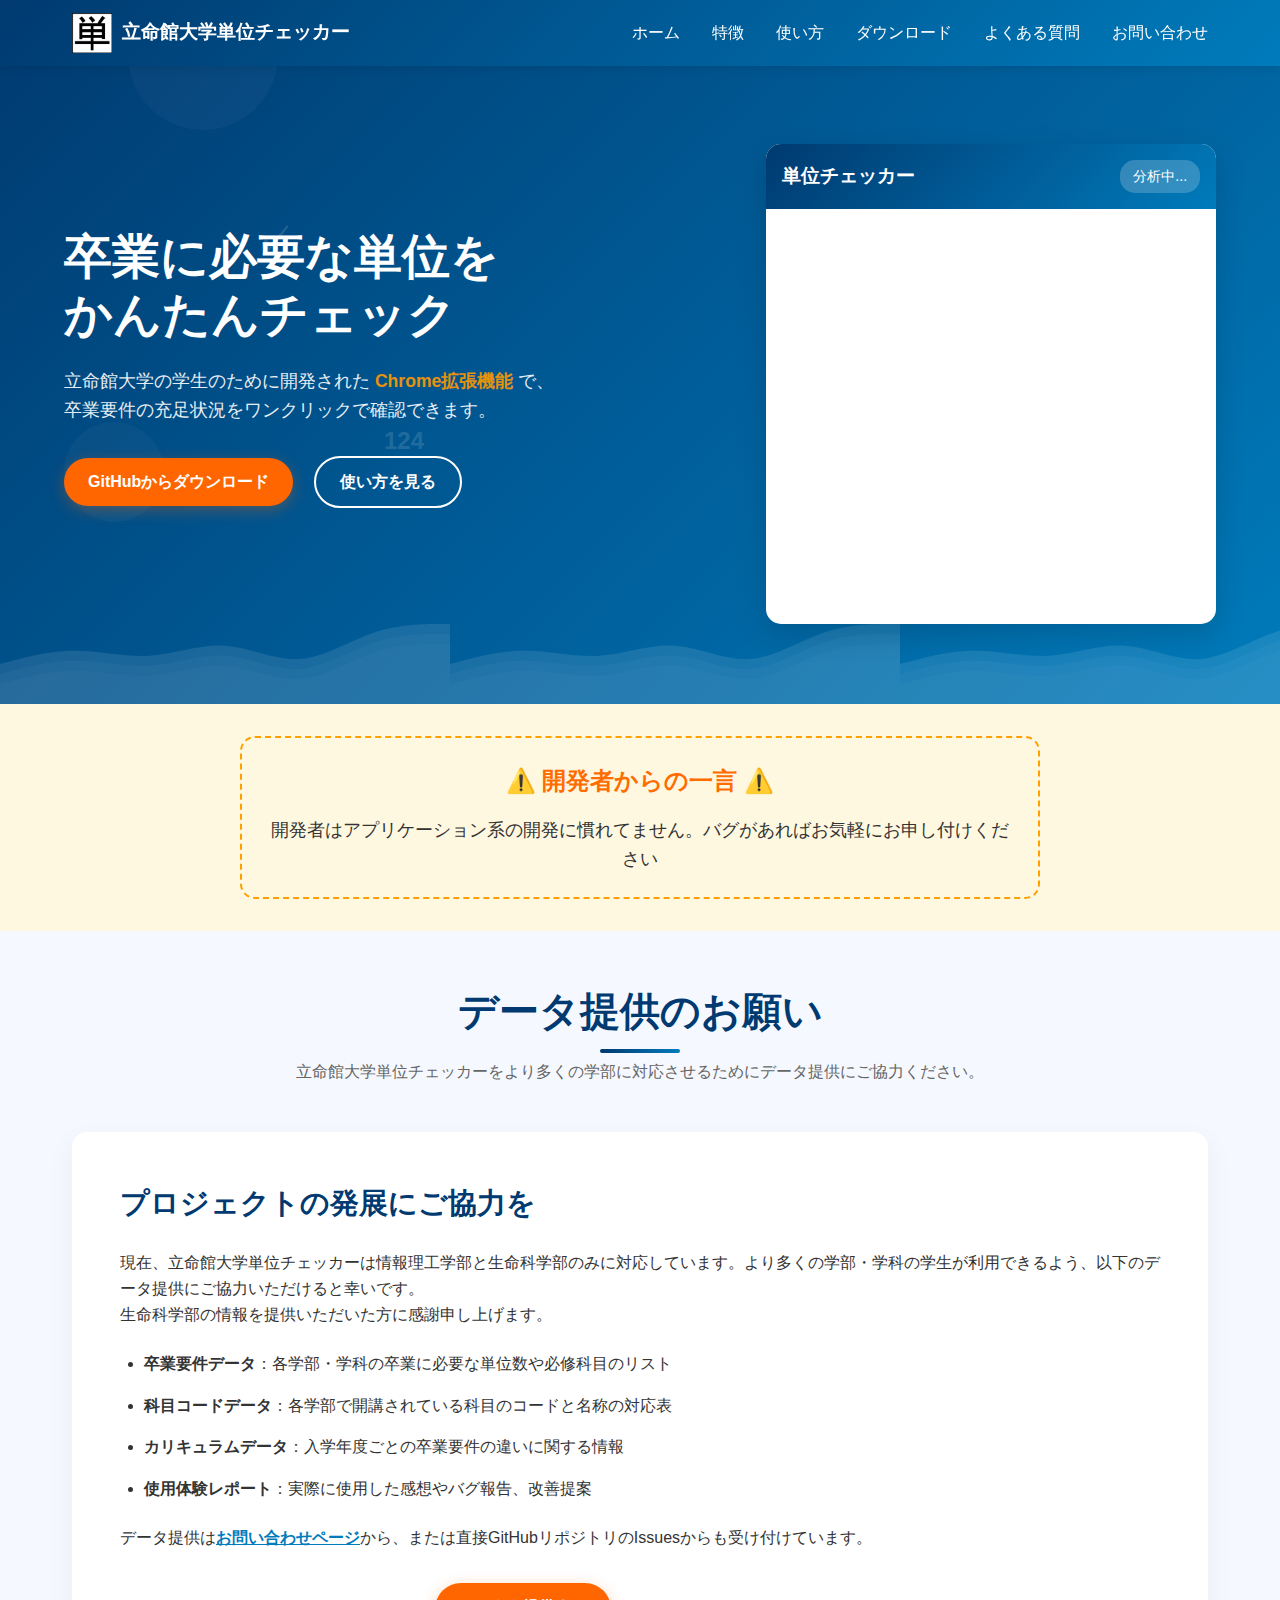
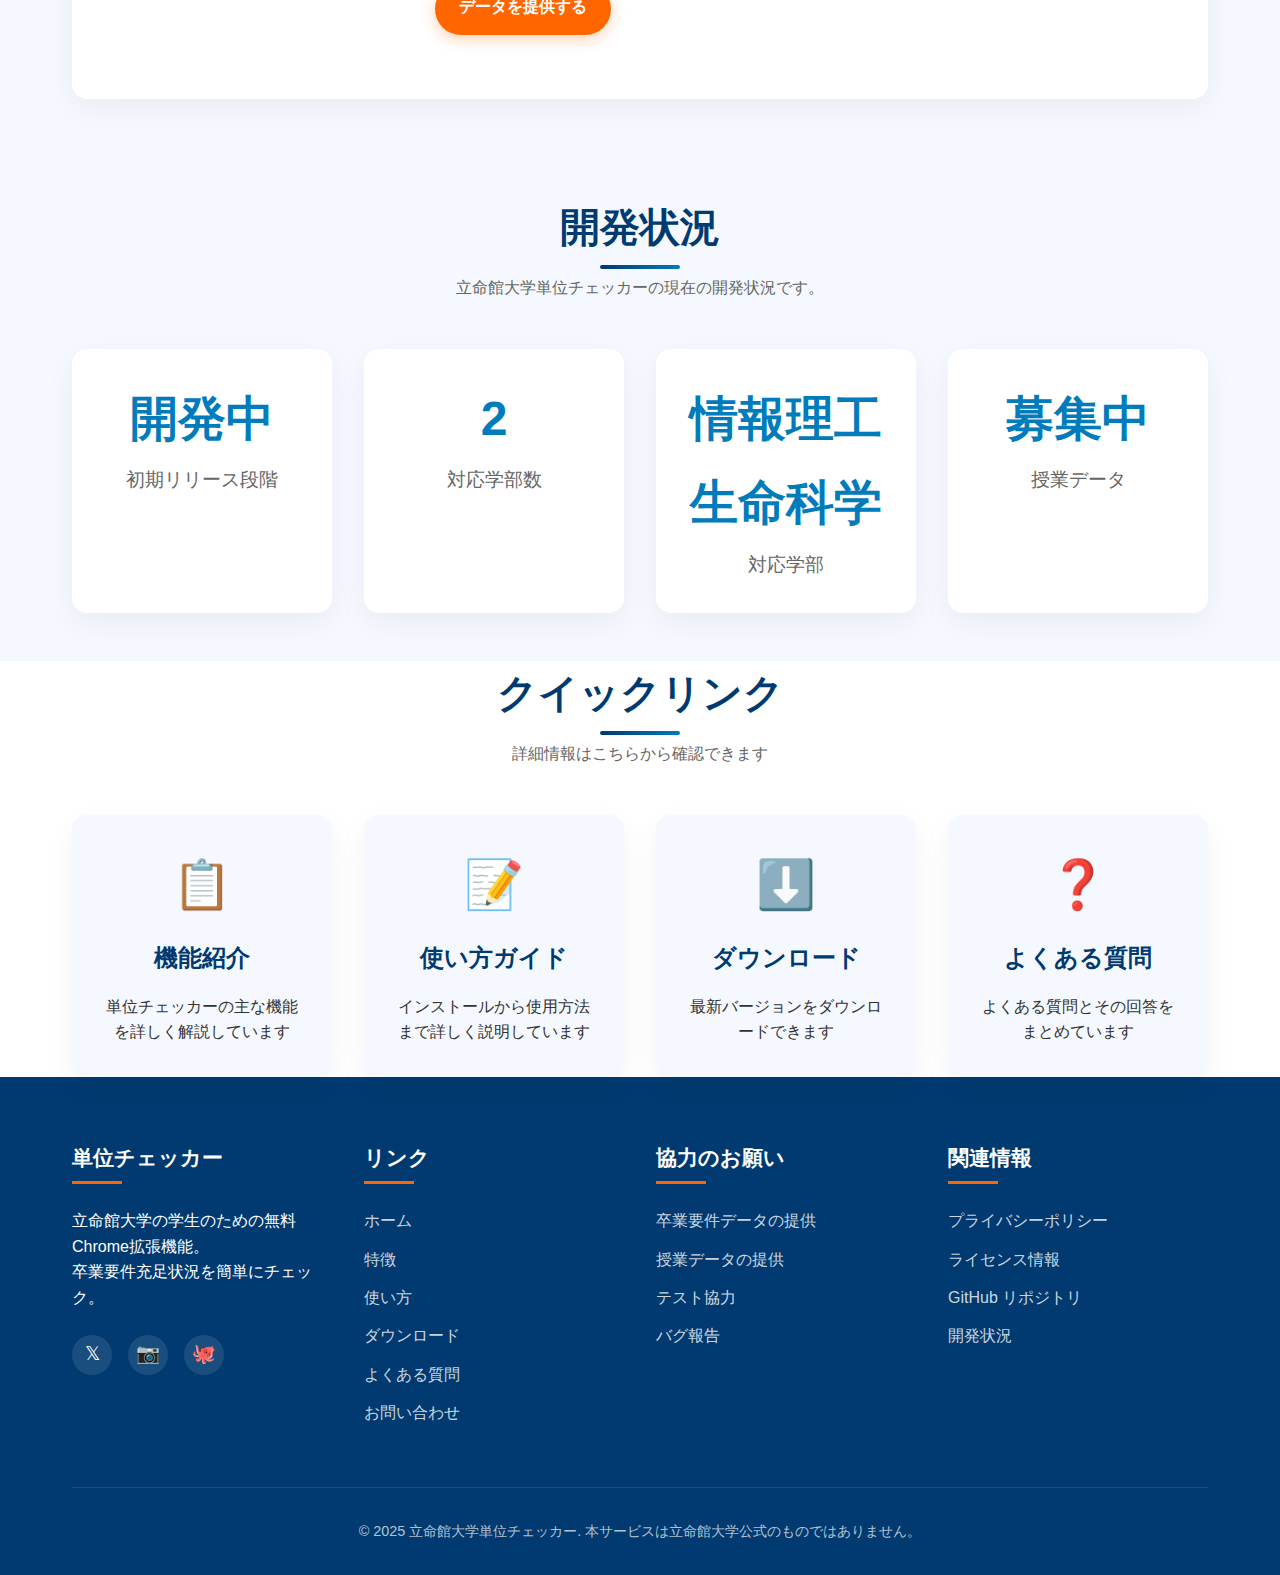
<file: docs/index.html>
<!DOCTYPE html>
<html lang="ja">
<head>
  <meta charset="UTF-8">
  <meta name="viewport" content="width=device-width, initial-scale=1.0">
  <title>立命館大学単位チェッカー - 公式サイト</title>
  <link rel="stylesheet" href="styles.css">
  <link rel="icon" href="favicon.ico" type="image/x-icon">
  <link rel="shortcut icon" href="favicon.ico" type="image/x-icon">
  <style>
    /* アニメーション用の追加スタイル */
    .hero {
      position: relative;
      overflow: hidden;
    }

    /* 背景アニメーションの要素 */
    .animated-bg {
      position: absolute;
      top: 0;
      left: 0;
      width: 100%;
      height: 100%;
      z-index: 1;
      background: linear-gradient(135deg, var(--primary), var(--secondary));
      overflow: hidden;
    }

    .animated-shape {
      position: absolute;
      border-radius: 50%;
      background: rgba(255, 255, 255, 0.1);
      opacity: 0.3;
      z-index: 1;
    }

    .shape-1 {
      width: 150px;
      height: 150px;
      top: -20px;
      left: 10%;
      animation: float 20s linear infinite;
    }

    .shape-2 {
      width: 80px;
      height: 80px;
      top: 30%;
      left: 60%;
      animation: float 15s linear infinite;
    }

    .shape-3 {
      width: 120px;
      height: 120px;
      bottom: 20%;
      right: 10%;
      animation: float 25s linear infinite;
    }

    .shape-4 {
      width: 100px;
      height: 100px;
      top: 60%;
      left: 5%;
      animation: float 18s linear infinite;
    }

    /* 波アニメーション */
    .wave-container {
      position: absolute;
      width: 100%;
      bottom: 0;
      left: 0;
      z-index: 2;
    }

    .wave {
      position: absolute;
      width: 200%;
      height: 100px;
      bottom: 0;
      left: 0;
      background: url('data:image/svg+xml;utf8,<svg xmlns="http://www.w3.org/2000/svg" viewBox="0 0 1440 320"><path fill="rgba(255, 255, 255, 0.1)" d="M0,192L40,181.3C80,171,160,149,240,149.3C320,149,400,171,480,165.3C560,160,640,128,720,133.3C800,139,880,181,960,176C1040,171,1120,117,1200,90.7C1280,64,1360,64,1400,64L1440,64L1440,320L1400,320C1360,320,1280,320,1200,320C1120,320,1040,320,960,320C880,320,800,320,720,320C640,320,560,320,480,320C400,320,320,320,240,320C160,320,80,320,40,320L0,320Z"></path></svg>');
      background-repeat: repeat-x;
      animation: wave 20s linear infinite;
    }

    .wave-2 {
      bottom: -10px;
      opacity: 0.3;
      animation: wave 15s linear infinite;
      animation-delay: -5s;
    }

    .wave-3 {
      bottom: -20px;
      opacity: 0.2;
      animation: wave 30s linear infinite;
      animation-delay: -2s;
    }

    /* 浮遊する数字や記号 - 単位や学習をイメージ */
    .floating-symbols {
      position: absolute;
      width: 100%;
      height: 100%;
      z-index: 1;
    }

    .symbol {
      position: absolute;
      color: rgba(255, 255, 255, 0.15);
      font-weight: bold;
      transform-origin: center;
    }

    .symbol-1 {
      font-size: 30px;
      top: 20%;
      left: 75%;
      animation: symbolFloat 30s ease-in-out infinite;
    }

    .symbol-2 {
      font-size: 24px;
      top: 60%;
      left: 30%;
      animation: symbolFloat 25s ease-in-out infinite;
      animation-delay: -5s;
    }

    .symbol-3 {
      font-size: 36px;
      top: 30%;
      left: 20%;
      animation: symbolFloat 35s ease-in-out infinite;
      animation-delay: -8s;
    }

    .symbol-4 {
      font-size: 28px;
      top: 70%;
      left: 80%;
      animation: symbolFloat 20s ease-in-out infinite;
      animation-delay: -12s;
    }

    /* ヒーローコンテンツの位置調整 */
    .hero-content {
      position: relative;
      z-index: 5;
    }

    /* アニメーションキーフレーム */
    @keyframes float {
      0% {
        transform: translate(0, 0) rotate(0deg);
      }
      25% {
        transform: translate(50px, 30px) rotate(90deg);
      }
      50% {
        transform: translate(20px, 60px) rotate(180deg);
      }
      75% {
        transform: translate(-30px, 30px) rotate(270deg);
      }
      100% {
        transform: translate(0, 0) rotate(360deg);
      }
    }

    @keyframes wave {
      0% {
        transform: translateX(0);
      }
      100% {
        transform: translateX(-50%);
      }
    }

    @keyframes symbolFloat {
      0%, 100% {
        transform: translateY(0) rotate(0deg);
      }
      50% {
        transform: translateY(-30px) rotate(10deg);
      }
    }
  </style>
</head>
<body>
  <header>
    <div class="container header-container">
      <div class="logo-container">
        <img src="logo.png" alt="立命館大学単位チェッカー" class="logo">
        <div class="site-title">立命館大学単位チェッカー</div>
      </div>
      <nav>
        <ul>
          <li><a href="index.html">ホーム</a></li>
          <li><a href="features.html">特徴</a></li>
          <li><a href="usage.html">使い方</a></li>
          <li><a href="download.html">ダウンロード</a></li>
          <li><a href="faq.html">よくある質問</a></li>
          <li><a href="contact.html">お問い合わせ</a></li>
        </ul>
        <button class="mobile-menu-btn" id="mobileMenuBtn">≡</button>
      </nav>
    </div>
    <div class="mobile-menu" id="mobileMenu">
      <ul>
        <li><a href="index.html">ホーム</a></li>
        <li><a href="features.html">特徴</a></li>
        <li><a href="usage.html">使い方</a></li>
        <li><a href="download.html">ダウンロード</a></li>
        <li><a href="faq.html">よくある質問</a></li>
        <li><a href="contact.html">お問い合わせ</a></li>
      </ul>
    </div>
  </header>

  <section class="hero">
    <!-- アニメーション背景 -->
    <div class="animated-bg">
      <!-- 浮遊する形 -->
      <div class="animated-shape shape-1"></div>
      <div class="animated-shape shape-2"></div>
      <div class="animated-shape shape-3"></div>
      <div class="animated-shape shape-4"></div>

      <!-- 浮遊する数字や記号 - 単位や学習をイメージ -->
      <div class="floating-symbols">
        <div class="symbol symbol-1">A+</div>
        <div class="symbol symbol-2">124</div>
        <div class="symbol symbol-3">✓</div>
        <div class="symbol symbol-4">卒業</div>
      </div>

      <!-- 波アニメーション -->
      <div class="wave-container">
        <div class="wave wave-1"></div>
        <div class="wave wave-2"></div>
        <div class="wave wave-3"></div>
      </div>
    </div>

    <div class="container hero-content">
      <div class="hero-text">
        <h1>卒業に必要な単位を<br>かんたんチェック</h1>
        <p>立命館大学の学生のために開発された <span class="highlight">Chrome拡張機能</span> で、<br>卒業要件の充足状況をワンクリックで確認できます。</p>
        <a href="download.html" class="btn">GitHubからダウンロード</a>
        <a href="usage.html" class="btn btn-outline">使い方を見る</a>
      </div>

      <!-- 単位チェッカーのアニメーション表示部分 -->
      <div class="credit-checker-demo">
        <div class="demo-header">
          <div class="demo-title">単位チェッカー</div>
          <div id="demoStatus" class="demo-status">分析中...</div>
        </div>

        <!-- アニメーション表示エリア -->
        <div class="demo-content">
          <!-- 単位取得状況表示 -->
          <div id="creditStatusPanel" class="credit-status-panel">
            <h3 id="statusTitle" class="status-title">単位取得状況</h3>

            <!-- 円グラフ -->
            <div class="credit-chart">
              <div class="chart-container">
                <svg viewBox="0 0 100 100" class="chart-svg">
                  <circle cx="50" cy="50" r="45" fill="transparent" stroke="#eee" stroke-width="10" />
                  <circle id="progressCircle" cx="50" cy="50" r="45" fill="transparent" stroke="#56ab2f" stroke-width="10" stroke-dasharray="0 283" stroke-dashoffset="0" />
                </svg>
                <div class="chart-text">
                  <span id="creditCount">0</span>/<span id="creditRequired">124</span>
                </div>
              </div>
            </div>

            <!-- 区分別単位表示 -->
            <div class="credit-details">
              <div class="credit-category">
                <div class="category-name">教養科目</div>
                <div class="category-progress-container">
                  <div id="progressGeneral" class="category-progress" style="width: 0%"></div>
                </div>
                <div class="category-count"><span id="generalCount">0</span>/<span id="generalRequired">14</span></div>
              </div>

              <div class="credit-category">
                <div class="category-name">外国語科目</div>
                <div class="category-progress-container">
                  <div id="progressForeign" class="category-progress" style="width: 0%"></div>
                </div>
                <div class="category-count"><span id="foreignCount">0</span>/<span id="foreignRequired">10</span></div>
              </div>

              <div class="credit-category">
                <div class="category-name">専門基礎科目</div>
                <div class="category-progress-container">
                  <div id="progressBasic" class="category-progress" style="width: 0%"></div>
                </div>
                <div class="category-count"><span id="basicCount">0</span>/<span id="basicRequired">20</span></div>
              </div>

              <div class="credit-category">
                <div class="category-name">専門科目</div>
                <div class="category-progress-container">
                  <div id="progressAdvanced" class="category-progress" style="width: 0%"></div>
                </div>
                <div class="category-count"><span id="advancedCount">0</span>/<span id="advancedRequired">80</span></div>
              </div>
            </div>
          </div>

          <!-- 必修科目取得状況 -->
          <div id="requiredCoursesPanel" class="required-courses-panel">
            <h3 class="status-title">必修科目取得状況</h3>
            <div class="required-progress-container">
              <div id="requiredProgress" class="required-progress"></div>
            </div>
            <div class="required-count"><span id="requiredCount">0</span>/<span id="requiredTotal">7</span> 科目取得済み</div>

            <div id="remainingCourses" class="remaining-courses">
              <h4>残りの必修科目</h4>
              <ul id="requiredList" class="required-list">
                <!-- 必修科目リストがJSで追加されます -->
              </ul>
            </div>
          </div>

          <!-- 推奨履修科目 -->
          <div id="recommendedCoursesPanel" class="recommended-courses-panel">
            <h3 class="status-title">推奨履修科目</h3>

            <div class="course-groups">
              <div class="course-group">
                <h4 class="group-title">必修科目（未取得）</h4>
                <ul id="recommendedRequiredList" class="course-list">
                  <!-- JSで追加 -->
                </ul>
              </div>

              <div class="course-group">
                <h4 class="group-title">専門基礎科目（残り4単位）</h4>
                <ul id="recommendedBasicList" class="course-list">
                  <!-- JSで追加 -->
                </ul>
              </div>

              <div class="course-group">
                <h4 class="group-title">専門科目（残り8単位）</h4>
                <ul id="recommendedAdvancedList" class="course-list">
                  <!-- JSで追加 -->
                </ul>
              </div>
            </div>
          </div>
        </div>

        <!-- ステータスリボン -->
        <div id="statusRibbon" class="status-ribbon"></div>
      </div>
    </div>
  </section>

  <section class="section caution-notice">
    <div class="container">
      <div class="caution-box">
        <h3>⚠️ 開発者からの一言 ⚠️</h3>
        <p>
          開発者はアプリケーション系の開発に慣れてません。バグがあればお気軽にお申し付けください
        </p>
      </div>
    </div>
  </section>

  <!-- データ提供のお願いセクション -->
  <section class="section data-contribution">
    <div class="container">
      <div class="section-title">
        <h2>データ提供のお願い</h2>
        <p>立命館大学単位チェッカーをより多くの学部に対応させるためにデータ提供にご協力ください。</p>
      </div>

      <div class="data-request-content">
        <div class="data-request-text">
          <h3>プロジェクトの発展にご協力を</h3>
          <p>現在、立命館大学単位チェッカーは情報理工学部と生命科学部のみに対応しています。より多くの学部・学科の学生が利用できるよう、以下のデータ提供にご協力いただけると幸いです。</p>
          <p>生命科学部の情報を提供いただいた方に感謝申し上げます。</p>

          <ul class="data-list">
            <li><strong>卒業要件データ</strong>：各学部・学科の卒業に必要な単位数や必修科目のリスト</li>
            <li><strong>科目コードデータ</strong>：各学部で開講されている科目のコードと名称の対応表</li>
            <li><strong>カリキュラムデータ</strong>：入学年度ごとの卒業要件の違いに関する情報</li>
            <li><strong>使用体験レポート</strong>：実際に使用した感想やバグ報告、改善提案</li>
          </ul>

          <p>データ提供は<a href="contact.html" class="inline-link">お問い合わせページ</a>から、または直接GitHubリポジトリのIssuesからも受け付けています。</p>

          <div class="cta-buttons">
            <a href="contact.html" class="btn">データを提供する</a>
            <a href="https://github.com/BB-KING777/college-credit-Checker/issues" class="btn btn-outline">GitHubで詳細を見る</a>
          </div>
        </div>
      </div>
    </div>
  </section>

  <section class="section experience">
    <div class="container">
      <div class="section-title">
        <h2>開発状況</h2>
        <p>立命館大学単位チェッカーの現在の開発状況です。</p>
      </div>

      <div class="stats">
        <div class="stat-card">
          <div class="stat-value">開発中</div>
          <div class="stat-label">初期リリース段階</div>
        </div>

        <div class="stat-card">
          <div class="stat-value">2</div>
          <div class="stat-label">対応学部数</div>
        </div>

        <div class="stat-card">
          <div class="stat-value">情報理工</div>
          <div class="stat-value">生命科学</div>
          <div class="stat-label">対応学部</div>
        </div>

        <div class="stat-card">
          <div class="stat-value">募集中</div>
          <div class="stat-label">授業データ</div>
        </div>
      </div>
    </div>
  </section>

  <section class="quick-links">
    <div class="container">
      <div class="section-title">
        <h2>クイックリンク</h2>
        <p>詳細情報はこちらから確認できます</p>
      </div>

      <div class="quick-links-grid">
        <a href="features.html" class="quick-link-card">
          <div class="quick-link-icon">📋</div>
          <h3>機能紹介</h3>
          <p>単位チェッカーの主な機能を詳しく解説しています</p>
        </a>

        <a href="usage.html" class="quick-link-card">
          <div class="quick-link-icon">📝</div>
          <h3>使い方ガイド</h3>
          <p>インストールから使用方法まで詳しく説明しています</p>
        </a>

        <a href="download.html" class="quick-link-card">
          <div class="quick-link-icon">⬇️</div>
          <h3>ダウンロード</h3>
          <p>最新バージョンをダウンロードできます</p>
        </a>

        <a href="faq.html" class="quick-link-card">
          <div class="quick-link-icon">❓</div>
          <h3>よくある質問</h3>
          <p>よくある質問とその回答をまとめています</p>
        </a>
      </div>
    </div>
  </section>

  <footer>
    <div class="container">
      <div class="footer-container">
        <div class="footer-section">
          <h3>単位チェッカー</h3>
          <p>立命館大学の学生のための無料Chrome拡張機能。<br>卒業要件充足状況を簡単にチェック。</p>
          <div class="social-links">
            <a href="https://twitter.com/denkiryokingg" class="social-link">𝕏</a>
            <a href="#" class="social-link" id="footer-instagram-link">📷</a>
            <a href="https://github.com/BB-KING777/college-credit-Checker" class="social-link">🐙</a>
          </div>
        </div>

        <div class="footer-section">
          <h3>リンク</h3>
          <ul class="footer-links">
            <li><a href="index.html">ホーム</a></li>
            <li><a href="features.html">特徴</a></li>
            <li><a href="usage.html">使い方</a></li>
            <li><a href="download.html">ダウンロード</a></li>
            <li><a href="faq.html">よくある質問</a></li>
            <li><a href="contact.html">お問い合わせ</a></li>
          </ul>
        </div>

        <div class="footer-section">
          <h3>協力のお願い</h3>
          <ul class="footer-links">
            <li><a href="#">卒業要件データの提供</a></li>
            <li><a href="#">授業データの提供</a></li>
            <li><a href="#">テスト協力</a></li>
            <li><a href="#">バグ報告</a></li>
          </ul>
        </div>

        <div class="footer-section">
          <h3>関連情報</h3>
          <ul class="footer-links">
            <li><a href="#">プライバシーポリシー</a></li>
            <li><a href="#">ライセンス情報</a></li>
            <li><a href="#">GitHub リポジトリ</a></li>
            <li><a href="#">開発状況</a></li>
          </ul>
        </div>
      </div>

      <div class="copyright">
        &copy; 2025 立命館大学単位チェッカー. 本サービスは立命館大学公式のものではありません。
      </div>
    </div>
  </footer>

  <script src="scripts.js"></script>
</body>
</html>
</file>
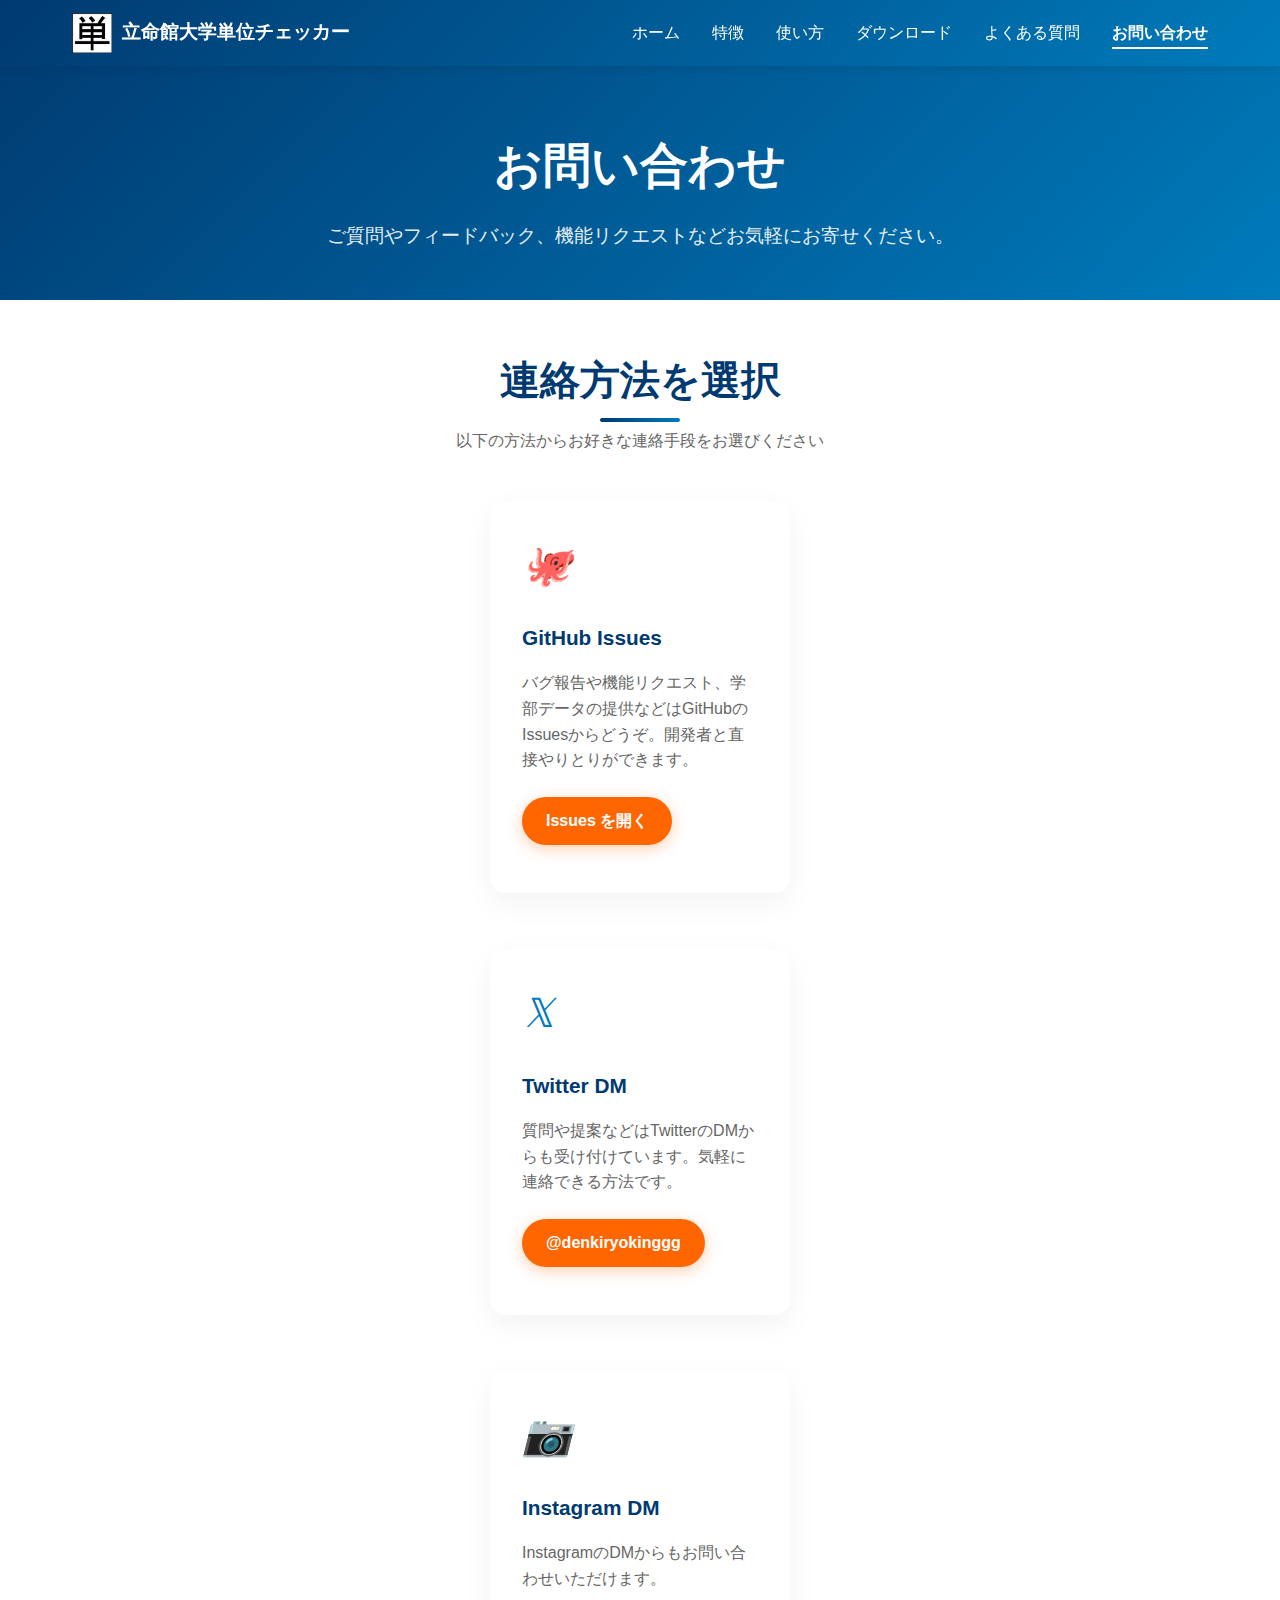
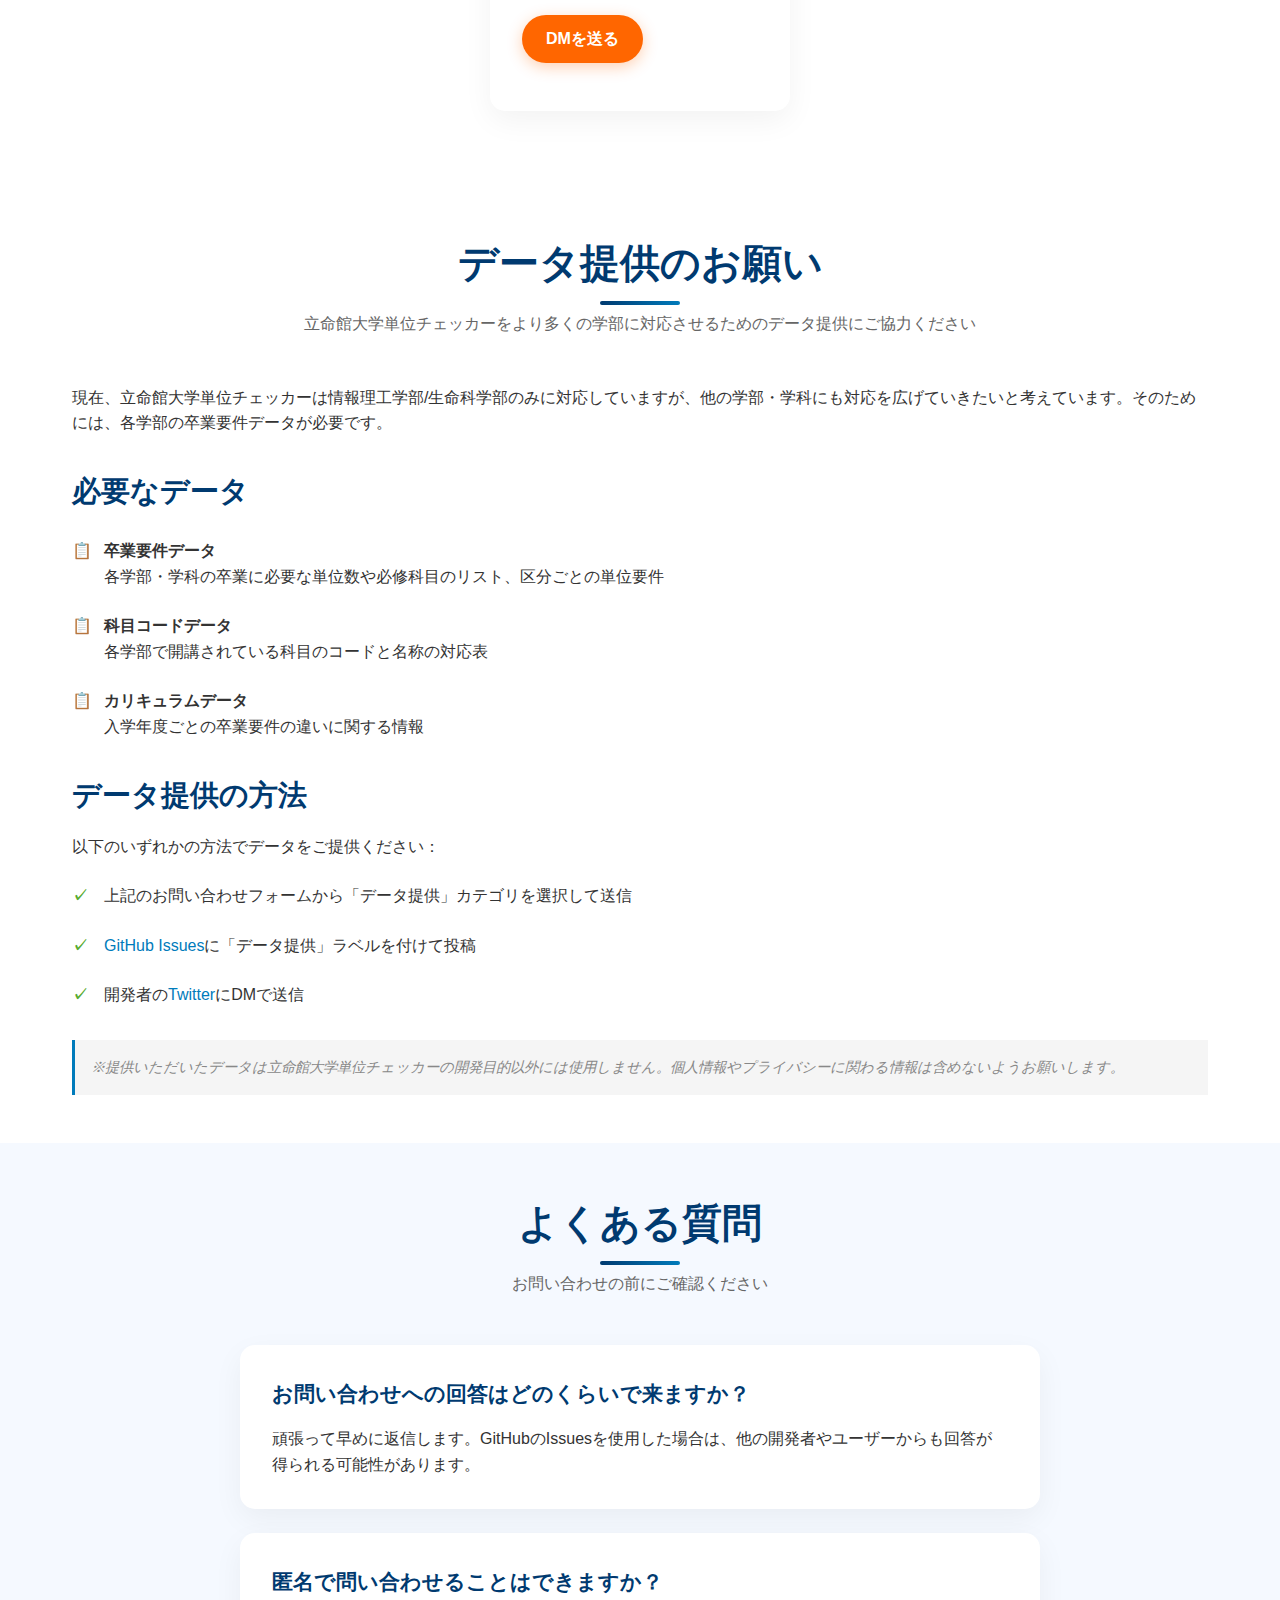
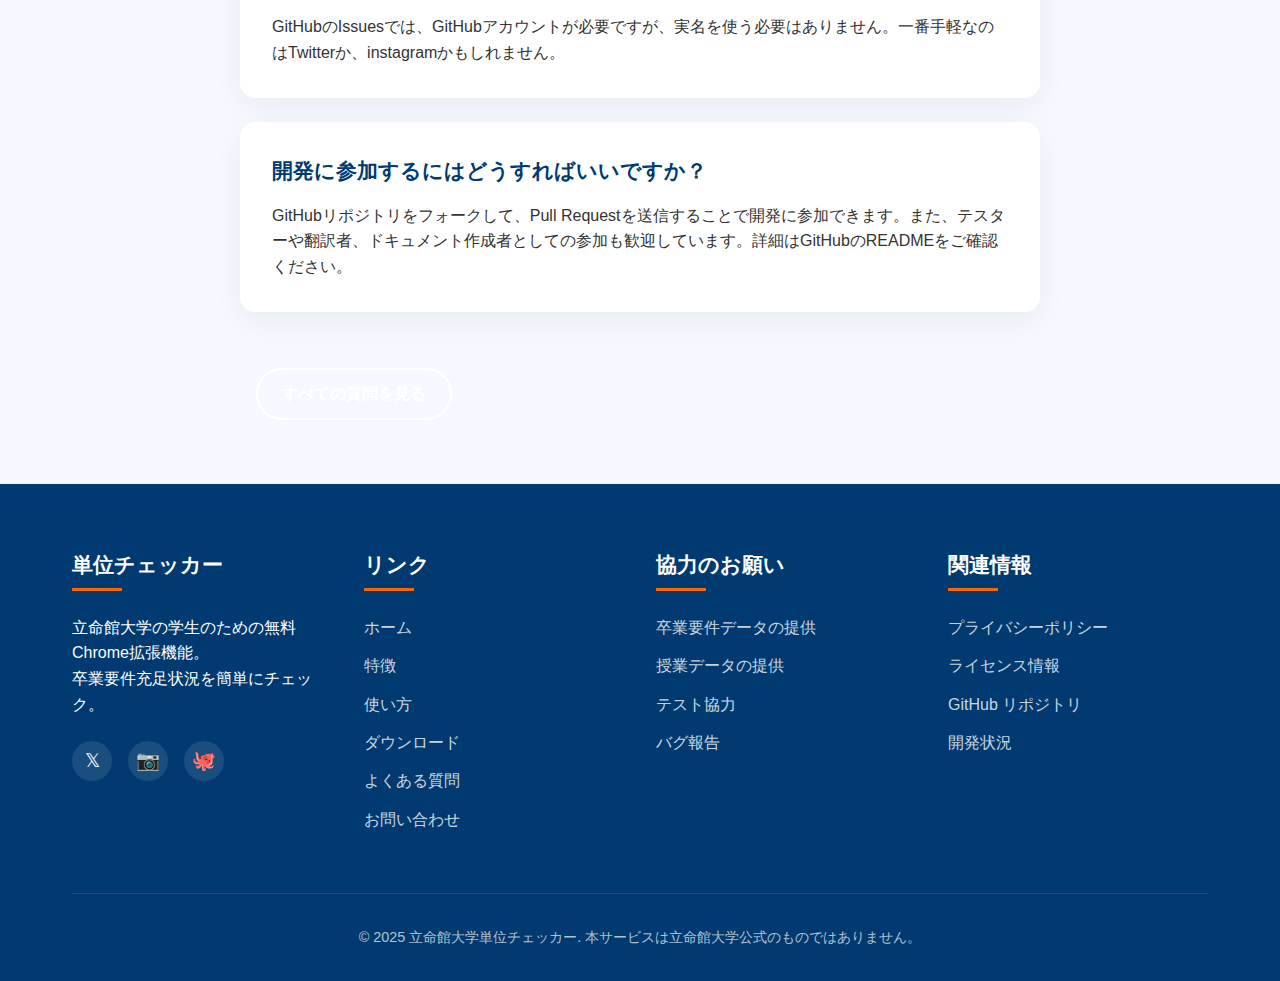
<file: docs/contact.html>
<!DOCTYPE html>
<html lang="ja">
<head>
  <meta charset="UTF-8">
  <meta name="viewport" content="width=device-width, initial-scale=1.0">
  <title>お問い合わせ - 立命館大学単位チェッカー</title>
  <link rel="stylesheet" href="styles.css">
</head>
<body>
  <header>
    <div class="container header-container">
      <div class="logo-container">
        <img src="logo.png" alt="立命館大学単位チェッカー" class="logo">
        <div class="site-title">立命館大学単位チェッカー</div>
      </div>
      <nav>
        <ul>
          <li><a href="index.html">ホーム</a></li>
          <li><a href="features.html">特徴</a></li>
          <li><a href="usage.html">使い方</a></li>
          <li><a href="download.html">ダウンロード</a></li>
          <li><a href="faq.html">よくある質問</a></li>
          <li><a href="contact.html" class="active">お問い合わせ</a></li>
        </ul>
        <button class="mobile-menu-btn" id="mobileMenuBtn">≡</button>
      </nav>
    </div>
    <div class="mobile-menu" id="mobileMenu">
      <ul>
        <li><a href="index.html">ホーム</a></li>
        <li><a href="features.html">特徴</a></li>
        <li><a href="usage.html">使い方</a></li>
        <li><a href="download.html">ダウンロード</a></li>
        <li><a href="faq.html">よくある質問</a></li>
        <li><a href="contact.html" class="active">お問い合わせ</a></li>
      </ul>
    </div>
  </header>
  
  <section class="page-header">
    <div class="container">
      <h1>お問い合わせ</h1>
      <p>ご質問やフィードバック、機能リクエストなどお気軽にお寄せください。</p>
    </div>
  </section>
  
  <section class="section contact-options-section">
    <div class="container">
      <div class="section-title">
        <h2>連絡方法を選択</h2>
        <p>以下の方法からお好きな連絡手段をお選びください</p>
      </div>
      
      <div class="contact-options">
        <div class="contact-card">
          <div class="contact-icon">
            <i>🐙</i>
          </div>
          <h3 class="contact-type">GitHub Issues</h3>
          <p class="contact-info">バグ報告や機能リクエスト、学部データの提供などはGitHubのIssuesからどうぞ。開発者と直接やりとりができます。</p>
          <a href="https://github.com/BB-KING777/college-credit-Checker/issues" class="btn" target="_blank">Issues を開く</a>
        </div>
        
        <div class="contact-card">
          <div class="contact-icon">
            <i>𝕏</i>
          </div>
          <h3 class="contact-type">Twitter DM</h3>
          <p class="contact-info">質問や提案などはTwitterのDMからも受け付けています。気軽に連絡できる方法です。</p>
          <a href="https://twitter.com/denkiryokinggg" class="btn" target="_blank">@denkiryokinggg</a>
        </div>
        
        <div class="contact-card">
          <div class="contact-icon">
            <i>📷</i>
          </div>
          <h3 class="contact-type">Instagram DM</h3>
          <p class="contact-info">InstagramのDMからもお問い合わせいただけます。</p>
          <a href="https://www.instagram.com/photo_otaku_0628/" class="btn" id="instagram-link">DMを送る</a>
        </div>
      </div>
    </div>
  </section>
  
  <!--<section class="section contact-form-section">
    <div class="container">
      <div class="section-title">
        <h2>お問い合わせフォーム</h2>
        <p>以下のフォームからメッセージを送信できます</p>
      </div>
      
      <div class="contact-form-container">
        <form id="contactForm" class="contact-form">
          <div class="form-group">
            <label for="name">お名前 <span class="required">*</span></label>
            <input type="text" id="name" name="name" required>
          </div>
          
          <div class="form-group">
            <label for="email">メールアドレス <span class="required">*</span></label>
            <input type="email" id="email" name="email" required>
          </div>
          
          <div class="form-group">
            <label for="subject">件名 <span class="required">*</span></label>
            <input type="text" id="subject" name="subject" required>
          </div>
          
          <div class="form-group">
            <label for="category">カテゴリ</label>
            <select id="category" name="category">
              <option value="question">質問</option>
              <option value="feedback">フィードバック</option>
              <option value="bug">バグ報告</option>
              <option value="feature">機能リクエスト</option>
              <option value="data">データ提供</option>
              <option value="other">その他</option>
            </select>
          </div>
          
          <div class="form-group">
            <label for="message">メッセージ <span class="required">*</span></label>
            <textarea id="message" name="message" rows="6" required></textarea>
          </div>
          
          <div class="form-group">
            <label class="checkbox-container">
              <input type="checkbox" id="dataConsent" name="dataConsent" required>
              <span class="checkmark"></span>
              個人情報の取り扱いに同意します
            </label>
          </div>
          
          <div class="form-actions">
            <button type="submit" class="btn submit-btn">送信する</button>
            <button type="reset" class="btn btn-outline reset-btn">リセット</button>
          </div>
        </form>
      </div>
    </div>
  </section>-->
  
  <section class="section data-contribution-section">
    <div class="container">
      <div class="section-title">
        <h2>データ提供のお願い</h2>
        <p>立命館大学単位チェッカーをより多くの学部に対応させるためのデータ提供にご協力ください</p>
      </div>
      
      <div class="data-contribution-info">
        <div class="contribution-text">
          <p>現在、立命館大学単位チェッカーは情報理工学部/生命科学部のみに対応していますが、他の学部・学科にも対応を広げていきたいと考えています。そのためには、各学部の卒業要件データが必要です。</p>
          
          <h3>必要なデータ</h3>
          <ul class="contribution-list">
            <li>
              <strong>卒業要件データ</strong>
              <p>各学部・学科の卒業に必要な単位数や必修科目のリスト、区分ごとの単位要件</p>
            </li>
            <li>
              <strong>科目コードデータ</strong>
              <p>各学部で開講されている科目のコードと名称の対応表</p>
            </li>
            <li>
              <strong>カリキュラムデータ</strong>
              <p>入学年度ごとの卒業要件の違いに関する情報</p>
            </li>
          </ul>
          
          <h3>データ提供の方法</h3>
          <p>以下のいずれかの方法でデータをご提供ください：</p>
          <ul class="contribution-method-list">
            <li>上記のお問い合わせフォームから「データ提供」カテゴリを選択して送信</li>
            <li><a href="https://github.com/BB-KING777/college-credit-Checker/issues">GitHub Issues</a>に「データ提供」ラベルを付けて投稿</li>
            <li>開発者の<a href="https://twitter.com/denkiryokingg">Twitter</a>にDMで送信</li>
          </ul>
          
          <p class="contribution-note">※提供いただいたデータは立命館大学単位チェッカーの開発目的以外には使用しません。個人情報やプライバシーに関わる情報は含めないようお願いします。</p>
        </div>
        
        <!--<div class="contribution-image">
          <img src="/api/placeholder/400/500" alt="データ提供のイメージ">
        </div>-->
      </div>
    </div>
  </section>
  
  <section class="section faq-summary">
    <div class="container">
      <div class="section-title">
        <h2>よくある質問</h2>
        <p>お問い合わせの前にご確認ください</p>
      </div>
      
      <div class="faq-summary-list">
        <div class="faq-summary-item">
          <h3>お問い合わせへの回答はどのくらいで来ますか？</h3>
          <p>頑張って早めに返信します。GitHubのIssuesを使用した場合は、他の開発者やユーザーからも回答が得られる可能性があります。</p>
        </div>
        
        <div class="faq-summary-item">
          <h3>匿名で問い合わせることはできますか？</h3>
          <p>GitHubのIssuesでは、GitHubアカウントが必要ですが、実名を使う必要はありません。一番手軽なのはTwitterか、instagramかもしれません。</p>
        </div>
        
        <div class="faq-summary-item">
          <h3>開発に参加するにはどうすればいいですか？</h3>
          <p>GitHubリポジトリをフォークして、Pull Requestを送信することで開発に参加できます。また、テスターや翻訳者、ドキュメント作成者としての参加も歓迎しています。詳細はGitHubのREADMEをご確認ください。</p>
        </div>
        
        <a href="faq.html" class="btn btn-outline view-all-faq">すべての質問を見る</a>
      </div>
    </div>
  </section>
  
  <footer>
    <div class="container">
      <div class="footer-container">
        <div class="footer-section">
          <h3>単位チェッカー</h3>
          <p>立命館大学の学生のための無料Chrome拡張機能。<br>卒業要件充足状況を簡単にチェック。</p>
          <div class="social-links">
            <a href="https://twitter.com/denkiryokingg" class="social-link">𝕏</a>
            <a href="#" class="social-link" id="footer-instagram-link">📷</a>
            <a href="https://github.com/BB-KING777/college-credit-Checker" class="social-link">🐙</a>
          </div>
        </div>
        
        <div class="footer-section">
          <h3>リンク</h3>
          <ul class="footer-links">
            <li><a href="index.html">ホーム</a></li>
            <li><a href="features.html">特徴</a></li>
            <li><a href="usage.html">使い方</a></li>
            <li><a href="download.html">ダウンロード</a></li>
            <li><a href="faq.html">よくある質問</a></li>
            <li><a href="contact.html">お問い合わせ</a></li>
          </ul>
        </div>
        
        <div class="footer-section">
          <h3>協力のお願い</h3>
          <ul class="footer-links">
            <li><a href="#">卒業要件データの提供</a></li>
            <li><a href="#">授業データの提供</a></li>
            <li><a href="#">テスト協力</a></li>
            <li><a href="#">バグ報告</a></li>
          </ul>
        </div>
        
        <div class="footer-section">
          <h3>関連情報</h3>
          <ul class="footer-links">
            <li><a href="#">プライバシーポリシー</a></li>
            <li><a href="#">ライセンス情報</a></li>
            <li><a href="#">GitHub リポジトリ</a></li>
            <li><a href="#">開発状況</a></li>
          </ul>
        </div>
      </div>
      
      <div class="copyright">
        &copy; 2025 立命館大学単位チェッカー. 本サービスは立命館大学公式のものではありません。
      </div>
    </div>
  </footer>
  
  <script src="scripts.js"></script>
</body>
</html>
</file>
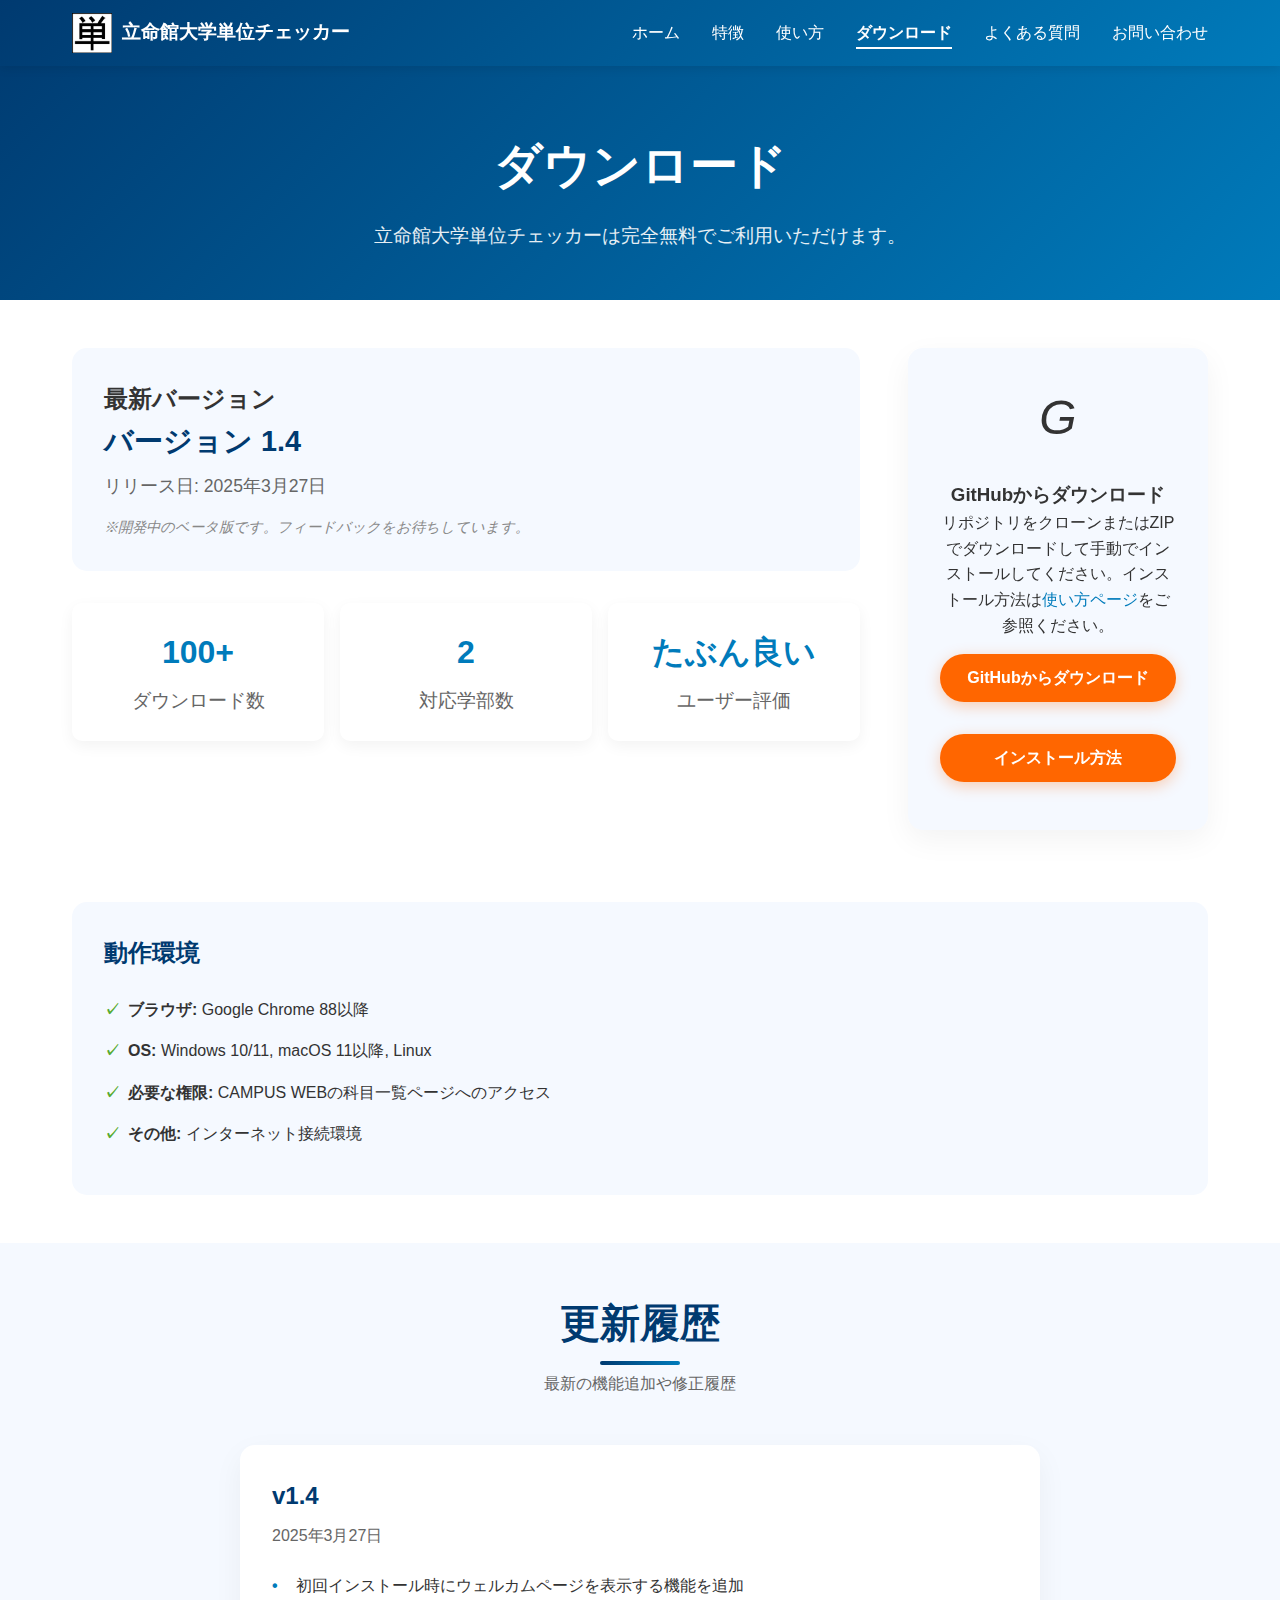
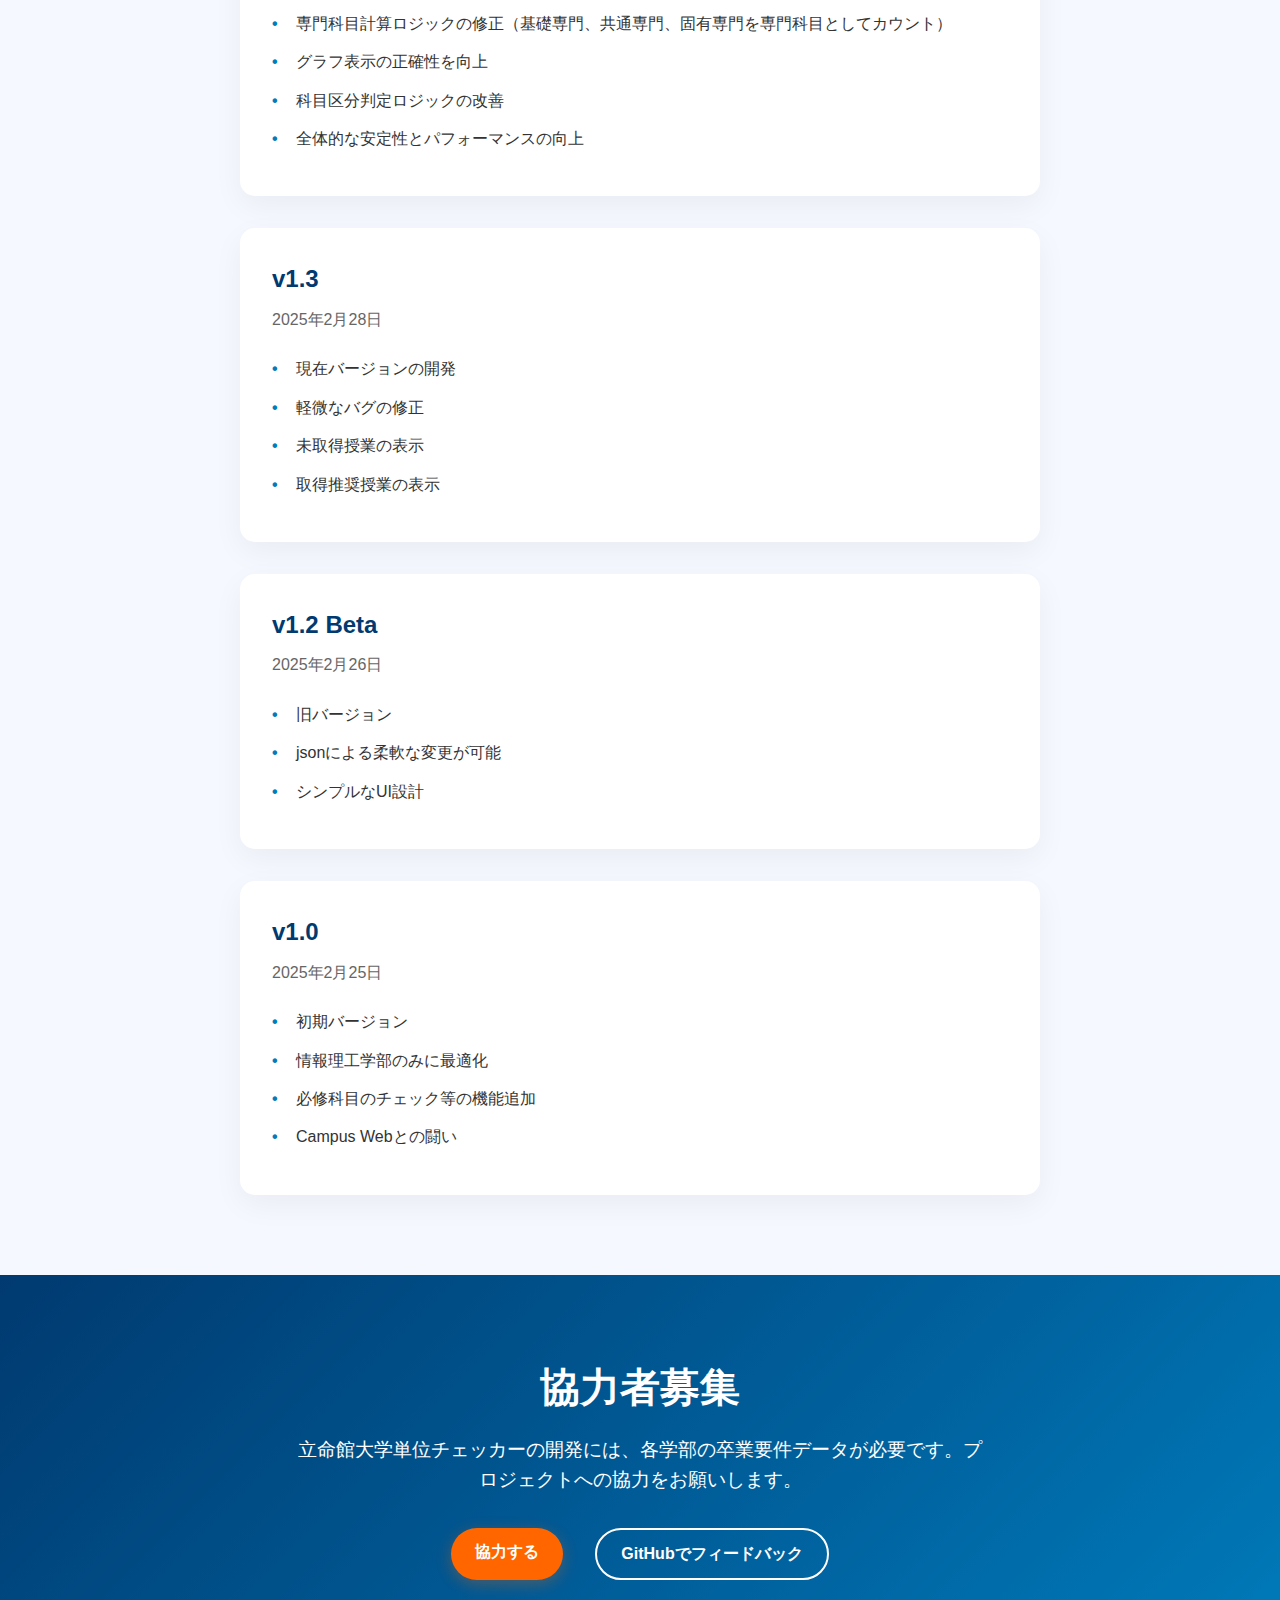
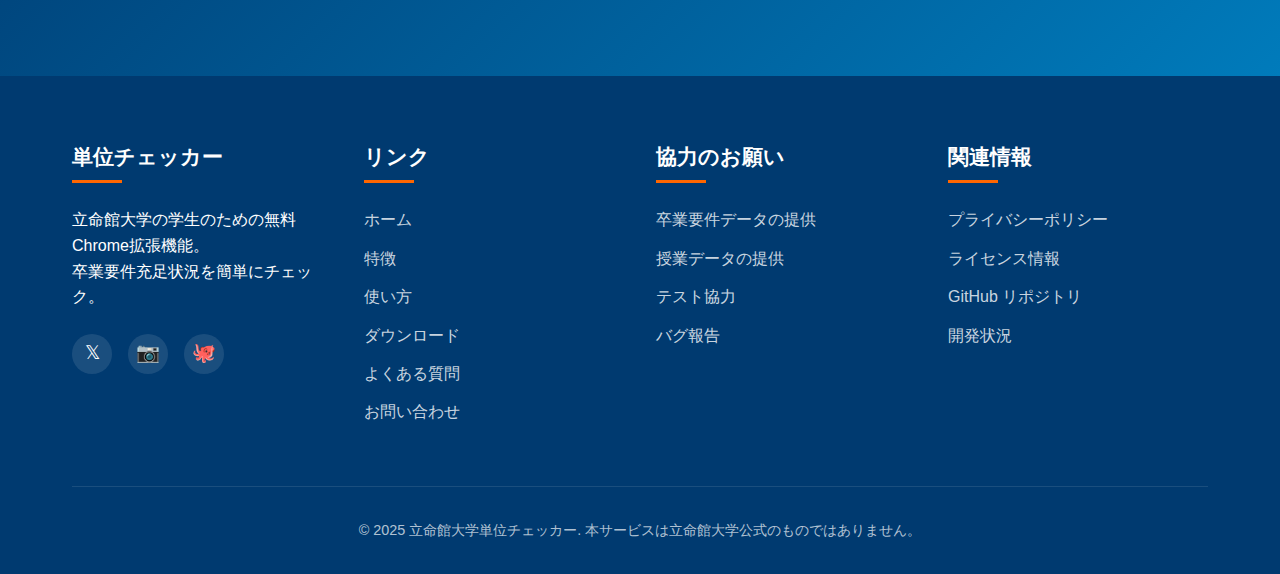
<file: docs/download.html>
<!DOCTYPE html>
<html lang="ja">
<head>
  <meta charset="UTF-8">
  <meta name="viewport" content="width=device-width, initial-scale=1.0">
  <title>ダウンロード - 立命館大学単位チェッカー</title>
  <link rel="stylesheet" href="styles.css">
  <link rel="icon" href="favicon.ico" type="image/x-icon">
  <link rel="shortcut icon" href="favicon.ico" type="image/x-icon">
</head>
<body>
  <header>
    <div class="container header-container">
      <div class="logo-container">
        <img src="logo.png" alt="立命館大学単位チェッカー" class="logo">
        <div class="site-title">立命館大学単位チェッカー</div>
      </div>
      <nav>
        <ul>
          <li><a href="index.html">ホーム</a></li>
          <li><a href="features.html">特徴</a></li>
          <li><a href="usage.html">使い方</a></li>
          <li><a href="download.html" class="active">ダウンロード</a></li>
          <li><a href="faq.html">よくある質問</a></li>
          <li><a href="contact.html">お問い合わせ</a></li>
        </ul>
        <button class="mobile-menu-btn" id="mobileMenuBtn">≡</button>
      </nav>
    </div>
    <div class="mobile-menu" id="mobileMenu">
      <ul>
        <li><a href="index.html">ホーム</a></li>
        <li><a href="features.html">特徴</a></li>
        <li><a href="usage.html">使い方</a></li>
        <li><a href="download.html" class="active">ダウンロード</a></li>
        <li><a href="faq.html">よくある質問</a></li>
        <li><a href="contact.html">お問い合わせ</a></li>
      </ul>
    </div>
  </header>

  <section class="page-header download-header">
    <div class="container">
      <h1>ダウンロード</h1>
      <p>立命館大学単位チェッカーは完全無料でご利用いただけます。</p>
    </div>
  </section>

  <section class="section download-main">
    <div class="container">
      <div class="download-content">
        <div class="download-info">
          <div class="version-info">
            <h2>最新バージョン</h2>
            <div class="version-details">
              <div class="version-number">バージョン 1.4</div>
              <div class="release-date">リリース日: 2025年3月27日</div>
              <div class="version-note">※開発中のベータ版です。フィードバックをお待ちしています。</div>
            </div>
          </div>

          <div class="download-stats">
            <div class="download-stat-item">
              <div class="stat-number">100+</div>
              <div class="stat-label">ダウンロード数</div>
            </div>
            <div class="download-stat-item">
              <div class="stat-number">2</div>
              <div class="stat-label">対応学部数</div>
            </div>
            <div class="download-stat-item">
              <div class="stat-number">たぶん良い</div>
              <div class="stat-label">ユーザー評価</div>
            </div>
          </div>
        </div>

        <div class="download-card">
          <div class="download-icon">
            <i>G</i>
          </div>
          <h3>GitHubからダウンロード</h3>
          <p>リポジトリをクローンまたはZIPでダウンロードして手動でインストールしてください。インストール方法は<a href="usage.html">使い方ページ</a>をご参照ください。</p>
          <a href="https://github.com/BB-KING777/college-credit-Checker" class="btn download-btn">GitHubからダウンロード</a>
	  <a href="usage.html#installation-guide" class="btn download-btn">インストール方法</a>
        </div>
      </div>

      <div class="system-requirements">
        <h3>動作環境</h3>
        <ul class="requirements-list">
          <li><strong>ブラウザ:</strong> Google Chrome 88以降</li>
          <li><strong>OS:</strong> Windows 10/11, macOS 11以降, Linux</li>
          <li><strong>必要な権限:</strong> CAMPUS WEBの科目一覧ページへのアクセス</li>
          <li><strong>その他:</strong> インターネット接続環境</li>
        </ul>
      </div>
    </div>
  </section>

  <section class="section changelog">
    <div class="container">
      <div class="section-title">
        <h2>更新履歴</h2>
        <p>最新の機能追加や修正履歴</p>
      </div>

      <div class="changelog-list">
        <div class="changelog-item">
          <div class="changelog-version">v1.4</div>
          <div class="changelog-date">2025年3月27日</div>
          <ul class="changelog-details">
            <li>初回インストール時にウェルカムページを表示する機能を追加</li>
            <li>専門科目計算ロジックの修正（基礎専門、共通専門、固有専門を専門科目としてカウント）</li>
            <li>グラフ表示の正確性を向上</li>
            <li>科目区分判定ロジックの改善</li>
            <li>全体的な安定性とパフォーマンスの向上</li>
          </ul>
        </div>

        <div class="changelog-item">
          <div class="changelog-version">v1.3</div>
          <div class="changelog-date">2025年2月28日</div>
          <ul class="changelog-details">
            <li>現在バージョンの開発</li>
            <li>軽微なバグの修正</li>
            <li>未取得授業の表示</li>
            <li>取得推奨授業の表示</li>
          </ul>
        </div>

        <div class="changelog-item">
          <div class="changelog-version">v1.2 Beta</div>
          <div class="changelog-date">2025年2月26日</div>
          <ul class="changelog-details">
            <li>旧バージョン</li>
            <li>jsonによる柔軟な変更が可能</li>
            <li>シンプルなUI設計</li>
          </ul>
        </div>

        <div class="changelog-item">
          <div class="changelog-version">v1.0</div>
          <div class="changelog-date">2025年2月25日</div>
          <ul class="changelog-details">
            <li>初期バージョン</li>
            <li>情報理工学部のみに最適化</li>
            <li>必修科目のチェック等の機能追加</li>
            <li>Campus Webとの闘い</li>
          </ul>
        </div>
      </div>
    </div>
  </section>

 <!--section class="section roadmap">
    <div class="container">
      <div class="section-title">
        <h2>開発ロードマップ</h2>
        <p>今後実装予定の機能と開発スケジュール</p>
      </div>

      <div class="roadmap-timeline">
        <div class="roadmap-item">
          <div class="roadmap-date">2025年Q2</div>
          <div class="roadmap-content">
            <h3>バージョン 1.2 正式リリース</h3>
            <ul>
              <li>情報理工学部の完全対応</li>
              <li>バグ修正と安定性の向上</li>
              <li>ユーザーフィードバックに基づく改善</li>
              <li>Chromeウェブストアでの公開</li>
            </ul>
          </div>
        </div>

        <div class="roadmap-item">
          <div class="roadmap-date">2025年Q3</div>
          <div class="roadmap-content">
            <h3>バージョン 1.1 機能拡張</h3>
            <ul>
              <li>経済学部・経営学部への対応</li>

            </ul>
          </div>
        </div>

        <div class="roadmap-item">
          <div class="roadmap-date">2025年Q4</div>
          <div class="roadmap-content">
            <h3>バージョン 1.2 拡張版</h3>
            <ul>
              <li>追加学部への対応拡大</li>
              <li>履修計画シミュレーション機能</li>
              <li>CAMPUSモバイル対応</li>
              <li>データバックアップ機能</li>
            </ul>
          </div>
        </div>

        <div class="roadmap-item future">
          <div class="roadmap-date">2026年以降</div>
          <div class="roadmap-content">
            <h3>将来計画</h3>
            <ul>
              <li>全学部対応完了</li>
              <li>GPA計算・シミュレーション</li>
              <li>履修登録支援機能</li>
              <li>その他の大学への展開検討</li>
            </ul>
          </div>
        </div>
      </div>
    </div>
  </section>-->

  <section class="cta-section">
    <div class="container">
      <h2>協力者募集</h2>
      <p>立命館大学単位チェッカーの開発には、各学部の卒業要件データが必要です。プロジェクトへの協力をお願いします。</p>
      <div class="cta-buttons">
        <a href="contact.html" class="btn">協力する</a>
        <a href="https://github.com/BB-KING777/college-credit-Checker/issues" class="btn btn-outline">GitHubでフィードバック</a>
      </div>
    </div>
  </section>

  <footer>
    <div class="container">
      <div class="footer-container">
        <div class="footer-section">
          <h3>単位チェッカー</h3>
          <p>立命館大学の学生のための無料Chrome拡張機能。<br>卒業要件充足状況を簡単にチェック。</p>
          <div class="social-links">
            <a href="https://twitter.com/denkiryokingg" class="social-link">𝕏</a>
            <a href="#" class="social-link" id="footer-instagram-link">📷</a>
            <a href="https://github.com/BB-KING777/college-credit-Checker" class="social-link">🐙</a>
          </div>
        </div>

        <div class="footer-section">
          <h3>リンク</h3>
          <ul class="footer-links">
            <li><a href="index.html">ホーム</a></li>
            <li><a href="features.html">特徴</a></li>
            <li><a href="usage.html">使い方</a></li>
            <li><a href="download.html">ダウンロード</a></li>
            <li><a href="faq.html">よくある質問</a></li>
            <li><a href="contact.html">お問い合わせ</a></li>
          </ul>
        </div>

        <div class="footer-section">
          <h3>協力のお願い</h3>
          <ul class="footer-links">
            <li><a href="#">卒業要件データの提供</a></li>
            <li><a href="#">授業データの提供</a></li>
            <li><a href="#">テスト協力</a></li>
            <li><a href="#">バグ報告</a></li>
          </ul>
        </div>

        <div class="footer-section">
          <h3>関連情報</h3>
          <ul class="footer-links">
            <li><a href="#">プライバシーポリシー</a></li>
            <li><a href="#">ライセンス情報</a></li>
            <li><a href="#">GitHub リポジトリ</a></li>
            <li><a href="#">開発状況</a></li>
          </ul>
        </div>
      </div>

      <div class="copyright">
        &copy; 2025 立命館大学単位チェッカー. 本サービスは立命館大学公式のものではありません。
      </div>
    </div>
  </footer>

  <script src="scripts.js"></script>
</body>
</html>
</file>
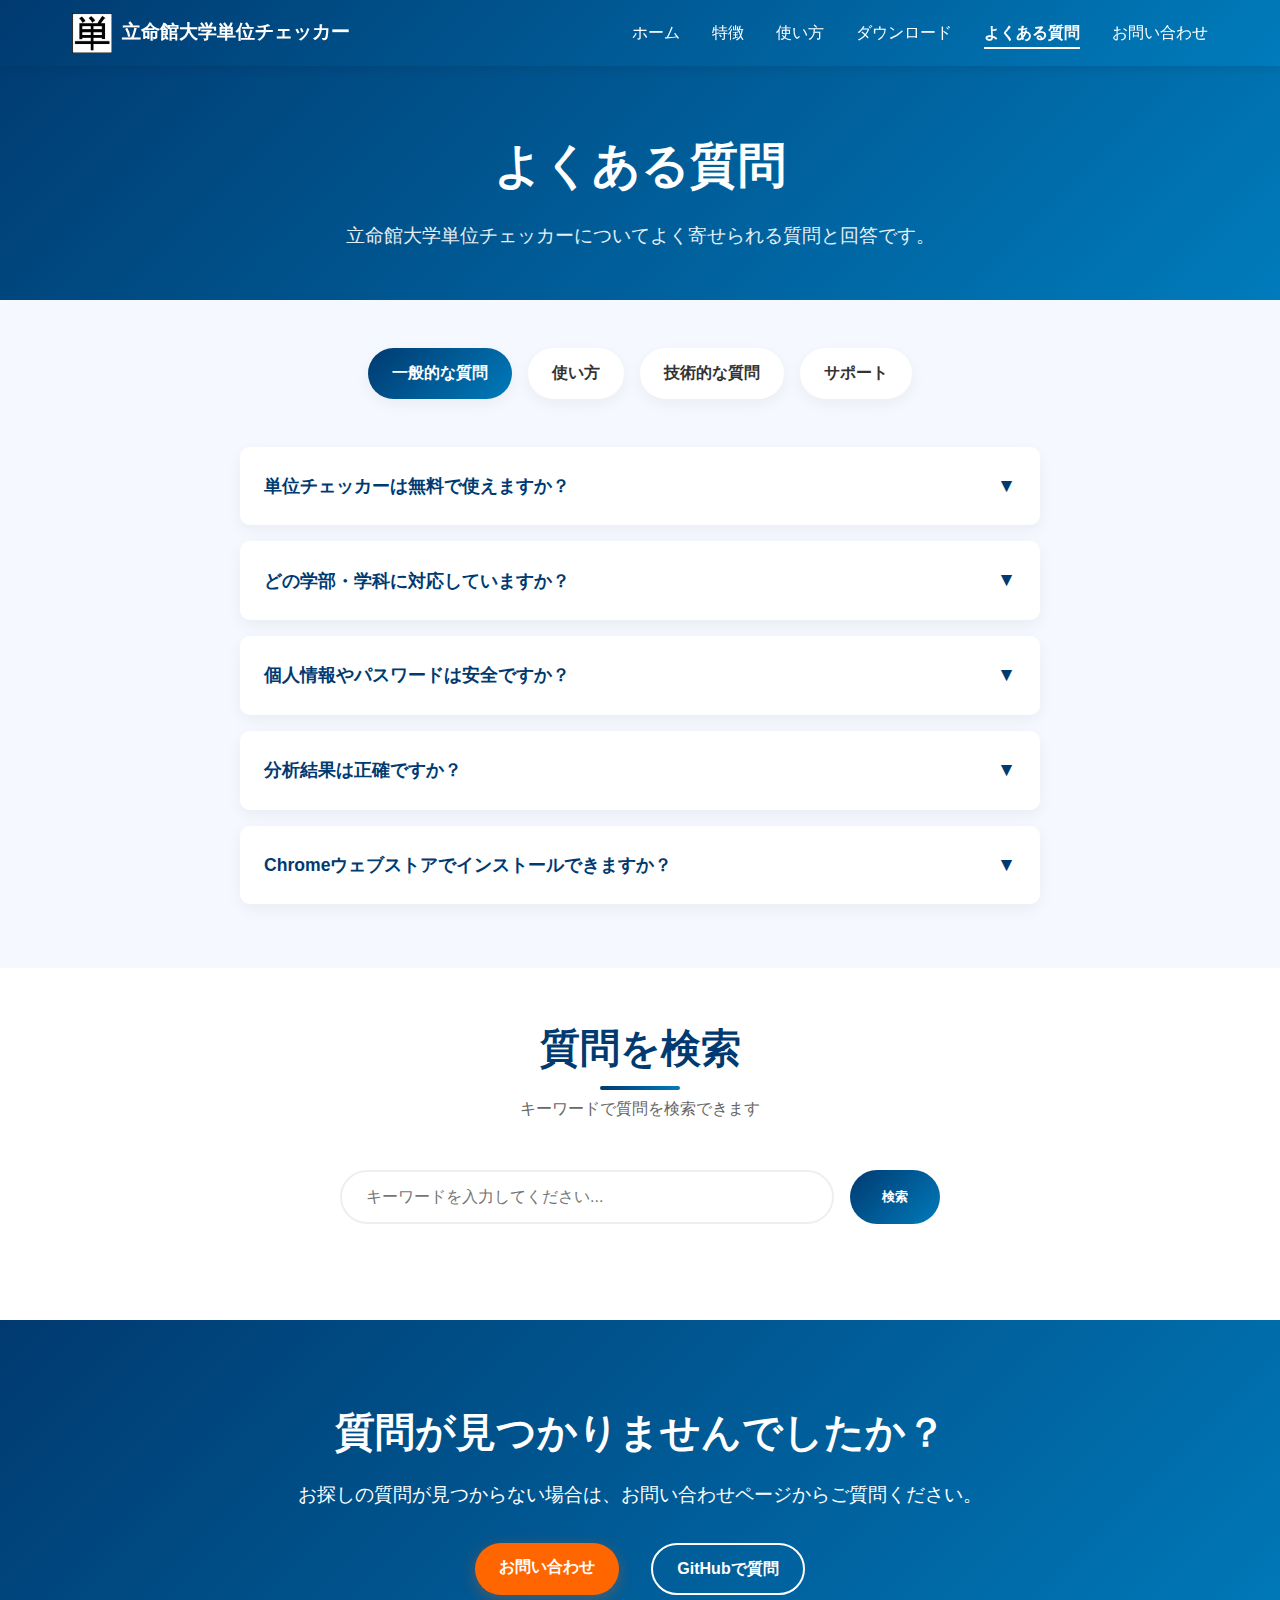
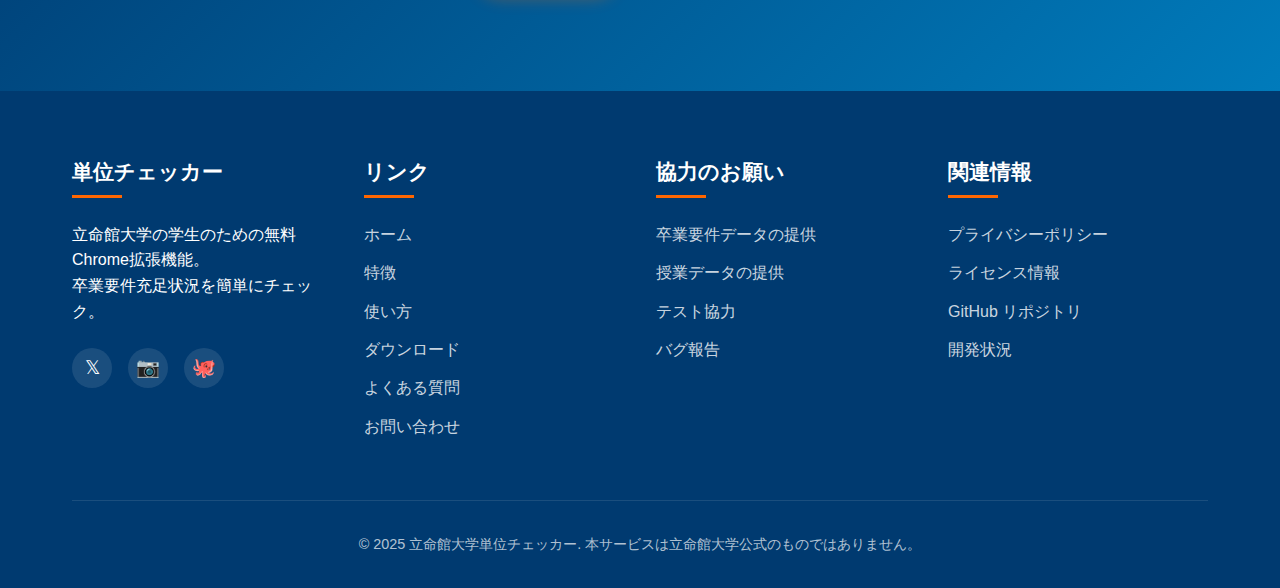
<file: docs/faq.html>
<!DOCTYPE html>
<html lang="ja">
<head>
  <meta charset="UTF-8">
  <meta name="viewport" content="width=device-width, initial-scale=1.0">
  <title>よくある質問 - 立命館大学単位チェッカー</title>
  <link rel="stylesheet" href="styles.css">
  <link rel="icon" href="favicon.ico" type="image/x-icon">
  <link rel="shortcut icon" href="favicon.ico" type="image/x-icon">
</head>
<body>
  <header>
    <div class="container header-container">
      <div class="logo-container">
        <img src="logo.png" alt="立命館大学単位チェッカー" class="logo">
        <div class="site-title">立命館大学単位チェッカー</div>
      </div>
      <nav>
        <ul>
          <li><a href="index.html">ホーム</a></li>
          <li><a href="features.html">特徴</a></li>
          <li><a href="usage.html">使い方</a></li>
          <li><a href="download.html">ダウンロード</a></li>
          <li><a href="faq.html" class="active">よくある質問</a></li>
          <li><a href="contact.html">お問い合わせ</a></li>
        </ul>
        <button class="mobile-menu-btn" id="mobileMenuBtn">≡</button>
      </nav>
    </div>
    <div class="mobile-menu" id="mobileMenu">
      <ul>
        <li><a href="index.html">ホーム</a></li>
        <li><a href="features.html">特徴</a></li>
        <li><a href="usage.html">使い方</a></li>
        <li><a href="download.html">ダウンロード</a></li>
        <li><a href="faq.html" class="active">よくある質問</a></li>
        <li><a href="contact.html">お問い合わせ</a></li>
      </ul>
    </div>
  </header>
  
  <section class="page-header">
    <div class="container">
      <h1>よくある質問</h1>
      <p>立命館大学単位チェッカーについてよく寄せられる質問と回答です。</p>
    </div>
  </section>
  
  <section class="section faq">
    <div class="container">
      <div class="faq-categories">
        <div class="faq-category active" data-category="general">一般的な質問</div>
        <div class="faq-category" data-category="usage">使い方</div>
        <div class="faq-category" data-category="technical">技術的な質問</div>
        <div class="faq-category" data-category="support">サポート</div>
      </div>
      
      <div class="accordion" id="general">
        <div class="accordion-item">
          <div class="accordion-header">
            単位チェッカーは無料で使えますか？
            <span class="accordion-icon">▼</span>
          </div>
          <div class="accordion-content">
            <div class="accordion-body">
              はい、完全に無料でご利用いただけます。インストール料金や月額料金などは一切かかりません。本プロジェクトは立命館大学の学生が学生のために開発している非営利のツールです。
            </div>
          </div>
        </div>
        
        <div class="accordion-item">
          <div class="accordion-header">
            どの学部・学科に対応していますか？
            <span class="accordion-icon">▼</span>
          </div>
          <div class="accordion-content">
            <div class="accordion-body">
              現在は情報理工学部のみに対応しています。今後、他の学部へも対応を広げていく予定です。そのためにも、各学部の卒業要件データや授業データの提供にご協力いただけると幸いです。学部別の対応状況や今後の計画については<a href="download.html#roadmap">開発ロードマップ</a>をご覧ください。
            </div>
          </div>
        </div>
        
        <div class="accordion-item">
          <div class="accordion-header">
            個人情報やパスワードは安全ですか？
            <span class="accordion-icon">▼</span>
          </div>
          <div class="accordion-content">
            <div class="accordion-body">
              当拡張機能はユーザーのログイン情報や個人情報を収集・保存することはありません。表示されている科目データのみを解析し、すべての処理はユーザーのブラウザ内で完結します。外部サーバーへのデータ送信は一切行いません。ソースコードはGitHubで公開されており、透明性を確保しています。
            </div>
          </div>
        </div>
        
        <div class="accordion-item">
          <div class="accordion-header">
            分析結果は正確ですか？
            <span class="accordion-icon">▼</span>
          </div>
          <div class="accordion-content">
            <div class="accordion-body">
              高い精度で分析を行っていますが、カリキュラム改正や特殊なケースによって完全に正確でない場合があります。最終的な卒業判定は大学の公式情報を確認してください。ご不明な点やデータの不一致を発見された場合は、<a href="contact.html">お問い合わせフォーム</a>からご報告いただけると幸いです。正確性向上のため日々改善を行っています。
            </div>
          </div>
        </div>
        
        <div class="accordion-item">
          <div class="accordion-header">
            Chromeウェブストアでインストールできますか？
            <span class="accordion-icon">▼</span>
          </div>
          <div class="accordion-content">
            <div class="accordion-body">
              現在はChromeウェブストアでの公開はしていません。GitHubリポジトリからダウンロードして手動でインストールする必要があります。インストール方法は<a href="usage.html">使い方ページ</a>に記載されています。将来的にはChromeウェブストアでの公開も予定しています。
            </div>
          </div>
        </div>
      </div>
      
      <div class="accordion" id="usage" style="display: none;">
        <div class="accordion-item">
          <div class="accordion-header">
            どうやって使い始めればいいですか？
            <span class="accordion-icon">▼</span>
          </div>
          <div class="accordion-content">
            <div class="accordion-body">
              まず<a href="download.html">ダウンロードページ</a>からプログラムをダウンロードし、Chromeブラウザにインストールしてください。その後、CAMPUS WEBにログインして「履修状況確認（受講登録内容・成績一覧）」画面を開き、「単位チェック」ボタンをクリックするだけです。詳しい手順は<a href="usage.html">使い方ページ</a>をご覧ください。
            </div>
          </div>
        </div>
        
        <div class="accordion-item">
          <div class="accordion-header">
            正しく動作しない場合はどうすればいいですか？
            <span class="accordion-icon">▼</span>
          </div>
          <div class="accordion-content">
            <div class="accordion-body">
              以下の点をご確認ください：
              <ul>
                <li>Chrome拡張機能が有効になっているか</li>
                <li>最新バージョンを使用しているか</li>
                <li>正しいCAMPUS WEBのページ（科目一覧タブ）を開いているか</li>
                <li>ブラウザをリロードしてから再度実行してみる</li>
              </ul>
              それでも問題が解決しない場合は、<a href="contact.html">お問い合わせページ</a>から詳細をご報告ください。また、<a href="https://github.com/BB-KING777/college-credit-Checker/issues">GitHub Issues</a>でバグ報告を行うこともできます。
            </div>
          </div>
        </div>
        
        <div class="accordion-item">
          <div class="accordion-header">
            単位チェッカーの結果を保存できますか？
            <span class="accordion-icon">▼</span>
          </div>
          <div class="accordion-content">
            <div class="accordion-body">
              現在のバージョンでは、ブラウザの印刷機能やスクリーンショット機能を使って結果を保存することができます。将来のアップデートでは、PDF出力やデータのエクスポート機能の追加を予定しています。
            </div>
          </div>
        </div>
        
        <div class="accordion-item">
          <div class="accordion-header">
            他のブラウザでも使えますか？
            <span class="accordion-icon">▼</span>
          </div>
          <div class="accordion-content">
            <div class="accordion-body">
              現在はGoogle Chromeのみ対応しています。将来的にはFirefoxやEdgeなど他のブラウザへの対応も検討していますが、具体的な予定は未定です。最新の情報は<a href="download.html#roadmap">開発ロードマップ</a>をご確認ください。
            </div>
          </div>
        </div>
      </div>
      
      <div class="accordion" id="technical" style="display: none;">
        <div class="accordion-item">
          <div class="accordion-header">
            拡張機能はどのようにデータを取得していますか？
            <span class="accordion-icon">▼</span>
          </div>
          <div class="accordion-content">
            <div class="accordion-body">
              拡張機能はCAMPUS WEBの科目一覧ページに表示されている情報をブラウザ内で解析しています。ページのHTMLからテーブルデータを抽出し、科目名や単位数、評価などの情報を取得して分析しています。外部サーバーへのデータ送信は行わず、すべての処理はユーザーのブラウザ内で完結します。
            </div>
          </div>
        </div>
        
        <div class="accordion-item">
          <div class="accordion-header">
            どのような技術で開発されていますか？
            <span class="accordion-icon">▼</span>
          </div>
          <div class="accordion-content">
            <div class="accordion-body">
              HTML, CSS, JavaScriptを使用したChrome拡張機能として開発されています。具体的には：
              <ul>
                <li>フロントエンド: HTML5, CSS3, JavaScript (ES6+)</li>
                <li>データ処理: JavaScript</li>
                <li>UIフレームワーク: 独自の軽量フレームワーク</li>
                <li>ビルドツール: Webpack</li>
              </ul>
              すべてのソースコードは<a href="https://github.com/BB-KING777/college-credit-Checker">GitHub</a>で公開されており、オープンソースプロジェクトとして開発されています。
            </div>
          </div>
        </div>
        
        <div class="accordion-item">
          <div class="accordion-header">
            オフライン環境でも使えますか？
            <span class="accordion-icon">▼</span>
          </div>
          <div class="accordion-content">
            <div class="accordion-body">
              拡張機能自体はオフラインでもインストールできますが、CAMPUS WEBへのアクセスにはインターネット接続が必要です。一度読み込んだデータであれば、一時的にオフラインでも表示は可能ですが、最新のデータを取得するには再度オンライン環境でCAMPUS WEBにアクセスする必要があります。
            </div>
          </div>
        </div>
        
        <div class="accordion-item">
          <div class="accordion-header">
            データの更新頻度はどのくらいですか？
            <span class="accordion-icon">▼</span>
          </div>
          <div class="accordion-content">
            <div class="accordion-body">
              卒業要件データは学部のカリキュラム改正に合わせて更新しています。バグ修正や機能追加などのアップデートは不定期に行っており、GitHubリポジトリで公開しています。拡張機能を最新の状態に保つには、定期的に<a href="download.html">ダウンロードページ</a>から最新版を確認してください。
            </div>
          </div>
        </div>
      </div>
      
      <div class="accordion" id="support" style="display: none;">
        <div class="accordion-item">
          <div class="accordion-header">
            バグを見つけた場合はどこで報告できますか？
            <span class="accordion-icon">▼</span>
          </div>
          <div class="accordion-content">
            <div class="accordion-body">
              バグ報告や改善提案は<a href="https://github.com/BB-KING777/college-credit-Checker/issues">GitHub Issues</a>、または<a href="contact.html">お問い合わせページ</a>から行うことができます。報告の際には以下の情報を含めていただけると助かります：
              <ul>
                <li>使用しているブラウザとバージョン</li>
                <li>拡張機能のバージョン</li>
                <li>発生した問題の詳細な説明</li>
                <li>可能であれば、問題の再現手順やスクリーンショット</li>
              </ul>
            </div>
          </div>
        </div>
        
        <div class="accordion-item">
          <div class="accordion-header">
            機能リクエストはどこで行えますか？
            <span class="accordion-icon">▼</span>
          </div>
          <div class="accordion-content">
            <div class="accordion-body">
              新機能のリクエストや改善提案は、<a href="https://github.com/BB-KING777/college-credit-Checker/issues">GitHub Issues</a>に「機能リクエスト」ラベルを付けて投稿するか、<a href="contact.html">お問い合わせページ</a>からご連絡ください。開発チームで検討させていただきます。
            </div>
          </div>
        </div>
        
        <div class="accordion-item">
          <div class="accordion-header">
            プロジェクトに協力するにはどうすればいいですか？
            <span class="accordion-icon">▼</span>
          </div>
          <div class="accordion-content">
            <div class="accordion-body">
              以下の方法でプロジェクトに協力いただけます：
              <ul>
                <li>各学部の卒業要件データや授業データの提供</li>
                <li>コードの改善や機能追加（Pull Request）</li>
                <li>バグ報告やテスト協力</li>
                <li>ドキュメントの改善や翻訳</li>
                <li>SNSでの拡散や口コミでの紹介</li>
              </ul>
              詳細は<a href="contact.html">お問い合わせページ</a>または<a href="https://github.com/BB-KING777/college-credit-Checker">GitHubリポジトリ</a>をご確認ください。
            </div>
          </div>
        </div>
        
        <div class="accordion-item">
          <div class="accordion-header">
            開発者に直接連絡する方法はありますか？
            <span class="accordion-icon">▼</span>
          </div>
          <div class="accordion-content">
            <div class="accordion-body">
              開発者には以下の方法で連絡できます：
              <ul>
                <li>Twitter: <a href="https://twitter.com/denkiryokingg">@denkiryokinggg</a></li>
                <li>GitHub: <a href="https://github.com/BB-KING777">BB-KING777</a></li>
                <li><a href="contact.html">お問い合わせフォーム</a>からのメッセージ</li>
              </ul>
              ご質問や提案など、お気軽にご連絡ください。
            </div>
          </div>
        </div>
      </div>
    </div>
  </section>
  
  <section class="section faq-search">
    <div class="container">
      <div class="section-title">
        <h2>質問を検索</h2>
        <p>キーワードで質問を検索できます</p>
      </div>
      
      <div class="search-box">
        <input type="text" id="faqSearch" placeholder="キーワードを入力してください...">
        <button id="searchBtn" class="search-btn">検索</button>
      </div>
      
      <div id="searchResults" class="search-results">
        <!-- 検索結果がここに表示されます -->
      </div>
    </div>
  </section>
  
  <section class="cta-section">
    <div class="container">
      <h2>質問が見つかりませんでしたか？</h2>
      <p>お探しの質問が見つからない場合は、お問い合わせページからご質問ください。</p>
      <div class="cta-buttons">
        <a href="contact.html" class="btn">お問い合わせ</a>
        <a href="https://github.com/BB-KING777/college-credit-Checker/issues" class="btn btn-outline">GitHubで質問</a>
      </div>
    </div>
  </section>
  
  <footer>
    <div class="container">
      <div class="footer-container">
        <div class="footer-section">
          <h3>単位チェッカー</h3>
          <p>立命館大学の学生のための無料Chrome拡張機能。<br>卒業要件充足状況を簡単にチェック。</p>
          <div class="social-links">
            <a href="https://twitter.com/denkiryokingg" class="social-link">𝕏</a>
            <a href="#" class="social-link" id="footer-instagram-link">📷</a>
            <a href="https://github.com/BB-KING777/college-credit-Checker" class="social-link">🐙</a>
          </div>
        </div>
        
        <div class="footer-section">
          <h3>リンク</h3>
          <ul class="footer-links">
            <li><a href="index.html">ホーム</a></li>
            <li><a href="features.html">特徴</a></li>
            <li><a href="usage.html">使い方</a></li>
            <li><a href="download.html">ダウンロード</a></li>
            <li><a href="faq.html">よくある質問</a></li>
            <li><a href="contact.html">お問い合わせ</a></li>
          </ul>
        </div>
        
        <div class="footer-section">
          <h3>協力のお願い</h3>
          <ul class="footer-links">
            <li><a href="#">卒業要件データの提供</a></li>
            <li><a href="#">授業データの提供</a></li>
            <li><a href="#">テスト協力</a></li>
            <li><a href="#">バグ報告</a></li>
          </ul>
        </div>
        
        <div class="footer-section">
          <h3>関連情報</h3>
          <ul class="footer-links">
            <li><a href="#">プライバシーポリシー</a></li>
            <li><a href="#">ライセンス情報</a></li>
            <li><a href="#">GitHub リポジトリ</a></li>
            <li><a href="#">開発状況</a></li>
          </ul>
        </div>
      </div>
      
      <div class="copyright">
        &copy; 2025 立命館大学単位チェッカー. 本サービスは立命館大学公式のものではありません。
      </div>
    </div>
  </footer>
  
  <script src="scripts.js"></script>
</body>
</html>
</file>
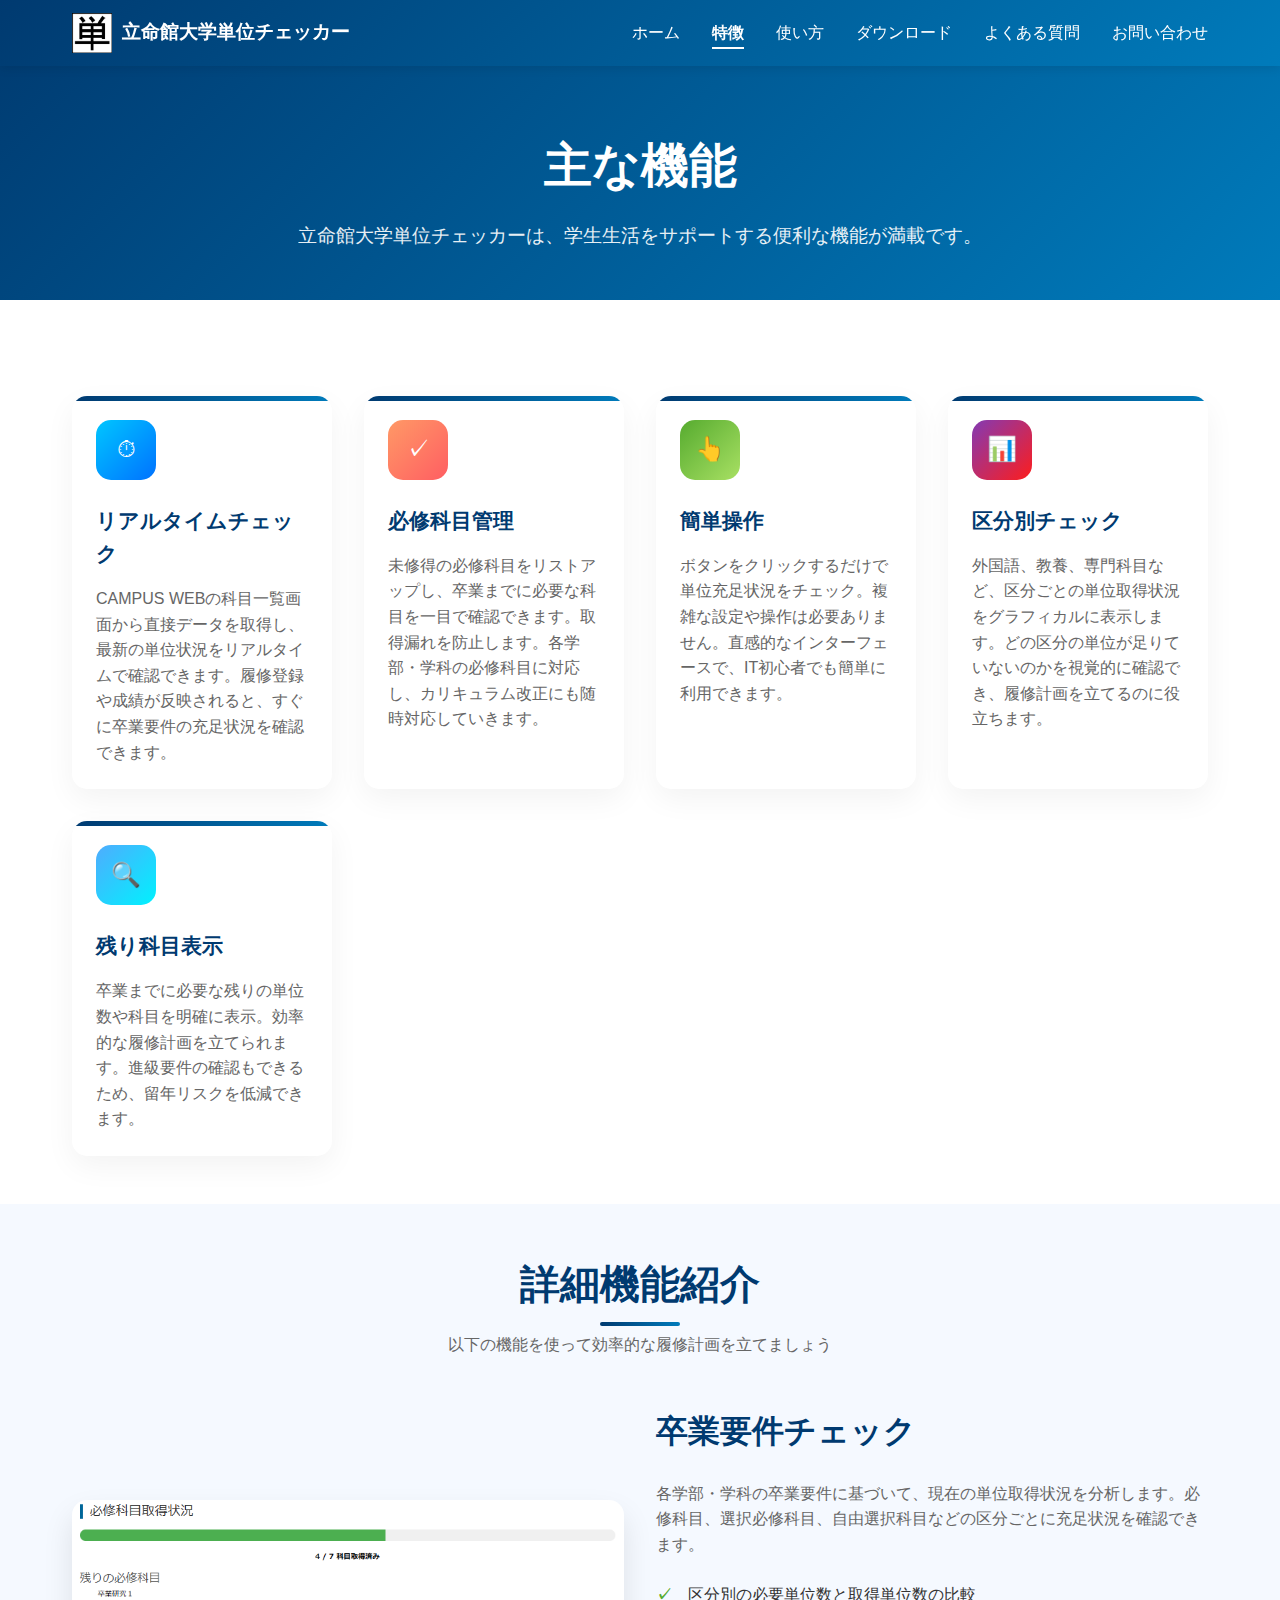
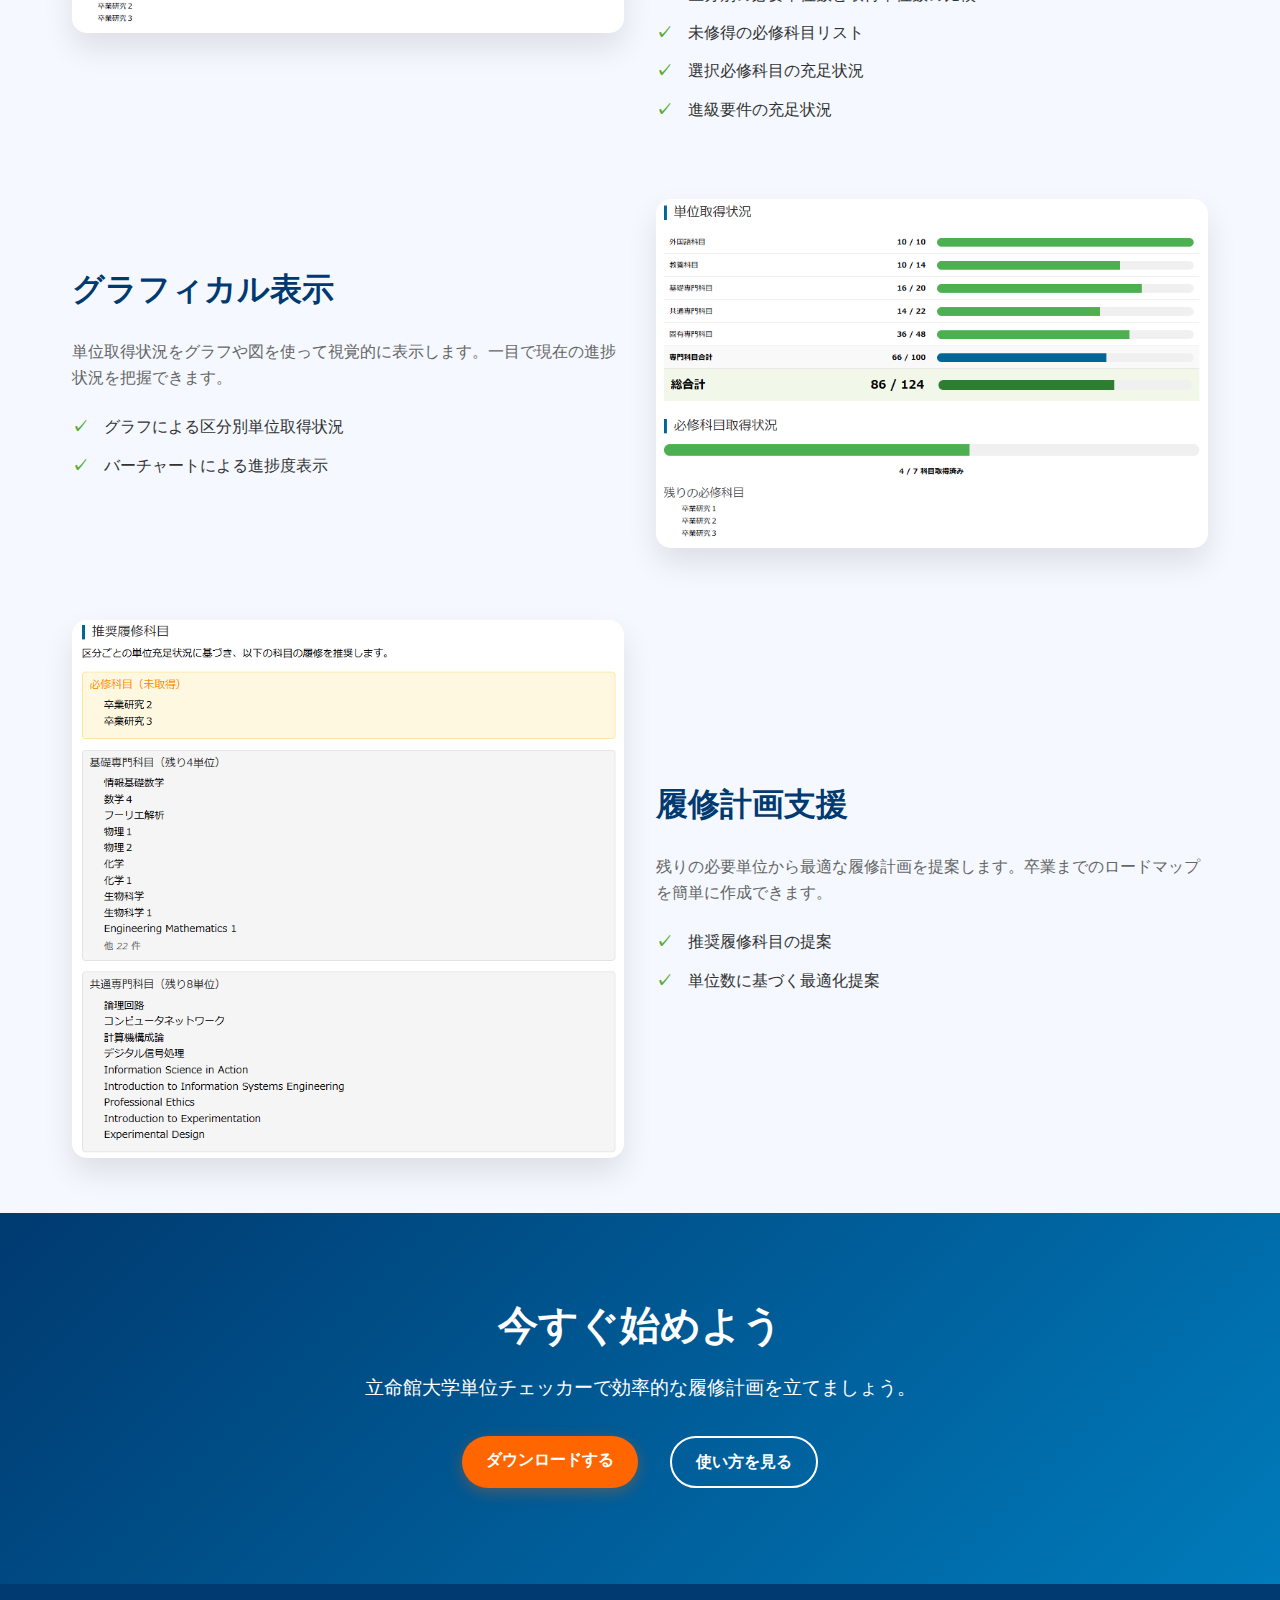
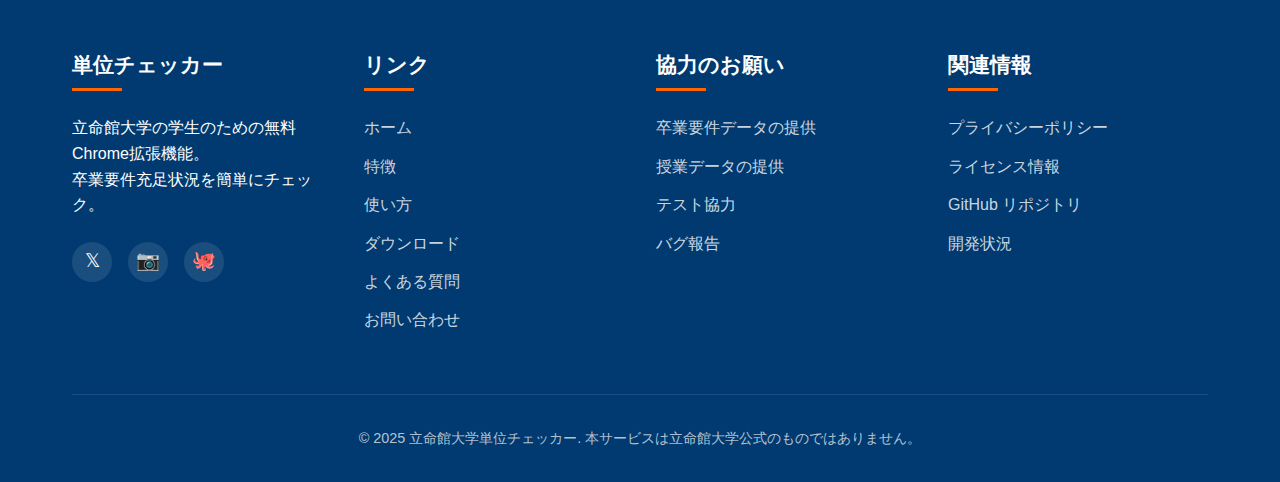
<file: docs/features.html>
<!DOCTYPE html>
<html lang="ja">
<head>
  <meta charset="UTF-8">
  <meta name="viewport" content="width=device-width, initial-scale=1.0">
  <title>特徴 - 立命館大学単位チェッカー</title>
  <link rel="stylesheet" href="styles.css">
  <link rel="icon" href="favicon.ico" type="image/x-icon">
  <link rel="shortcut icon" href="favicon.ico" type="image/x-icon">
</head>
<body>
  <header>
    <div class="container header-container">
      <div class="logo-container">
        <img src="logo.png" alt="立命館大学単位チェッカー" class="logo">
        <div class="site-title">立命館大学単位チェッカー</div>
      </div>
      <nav>
        <ul>
          <li><a href="index.html">ホーム</a></li>
          <li><a href="features.html" class="active">特徴</a></li>
          <li><a href="usage.html">使い方</a></li>
          <li><a href="download.html">ダウンロード</a></li>
          <li><a href="faq.html">よくある質問</a></li>
          <li><a href="contact.html">お問い合わせ</a></li>
        </ul>
        <button class="mobile-menu-btn" id="mobileMenuBtn">≡</button>
      </nav>
    </div>
    <div class="mobile-menu" id="mobileMenu">
      <ul>
        <li><a href="index.html">ホーム</a></li>
        <li><a href="features.html" class="active">特徴</a></li>
        <li><a href="usage.html">使い方</a></li>
        <li><a href="download.html">ダウンロード</a></li>
        <li><a href="faq.html">よくある質問</a></li>
        <li><a href="contact.html">お問い合わせ</a></li>
      </ul>
    </div>
  </header>
  
  <section class="page-header">
    <div class="container">
      <h1>主な機能</h1>
      <p>立命館大学単位チェッカーは、学生生活をサポートする便利な機能が満載です。</p>
    </div>
  </section>
  
  <section class="section">
    <div class="container">
      <div class="features">
        <div class="feature-card">
          <div class="feature-icon icon-realtime">⏱</div>
          <h3 class="feature-title">リアルタイムチェック</h3>
          <p class="feature-text">CAMPUS WEBの科目一覧画面から直接データを取得し、最新の単位状況をリアルタイムで確認できます。履修登録や成績が反映されると、すぐに卒業要件の充足状況を確認できます。</p>
        </div>
        
        <div class="feature-card">
          <div class="feature-icon icon-required">✓</div>
          <h3 class="feature-title">必修科目管理</h3>
          <p class="feature-text">未修得の必修科目をリストアップし、卒業までに必要な科目を一目で確認できます。取得漏れを防止します。各学部・学科の必修科目に対応し、カリキュラム改正にも随時対応していきます。</p>
        </div>
        
        <div class="feature-card">
          <div class="feature-icon icon-simple">👆</div>
          <h3 class="feature-title">簡単操作</h3>
          <p class="feature-text">ボタンをクリックするだけで単位充足状況をチェック。複雑な設定や操作は必要ありません。直感的なインターフェースで、IT初心者でも簡単に利用できます。</p>
        </div>
        
        <div class="feature-card">
          <div class="feature-icon icon-category">📊</div>
          <h3 class="feature-title">区分別チェック</h3>
          <p class="feature-text">外国語、教養、専門科目など、区分ごとの単位取得状況をグラフィカルに表示します。どの区分の単位が足りていないのかを視覚的に確認でき、履修計画を立てるのに役立ちます。</p>
        </div>
        
        <div class="feature-card">
          <div class="feature-icon icon-display">🔍</div>
          <h3 class="feature-title">残り科目表示</h3>
          <p class="feature-text">卒業までに必要な残りの単位数や科目を明確に表示。効率的な履修計画を立てられます。進級要件の確認もできるため、留年リスクを低減できます。</p>
        </div>
        
        <!--<div class="feature-card">
          <div class="feature-icon icon-export">💾</div>
          <h3 class="feature-title">データ保存機能</h3>
          <p class="feature-text">分析結果をPDFやCSV形式で保存できます。アカデミックアドバイザーとの面談時や履修登録の際に、保存したデータを参照できます。</p>
        </div>-->
      </div>
    </div>
  </section>
  
  <section class="section feature-highlight">
    <div class="container">
      <div class="section-title">
        <h2>詳細機能紹介</h2>
        <p>以下の機能を使って効率的な履修計画を立てましょう</p>
      </div>
      
      <div class="feature-details">
        <div class="feature-detail-item">
          <div class="feature-detail-image">
            <img src="001.png" alt="卒業要件チェック画面">
          </div>
          <div class="feature-detail-content">
            <h3>卒業要件チェック</h3>
            <p>各学部・学科の卒業要件に基づいて、現在の単位取得状況を分析します。必修科目、選択必修科目、自由選択科目などの区分ごとに充足状況を確認できます。</p>
            <ul>
              <li>区分別の必要単位数と取得単位数の比較</li>
              <li>未修得の必修科目リスト</li>
              <li>選択必修科目の充足状況</li>
              <li>進級要件の充足状況</li>
            </ul>
          </div>
        </div>
        
        <div class="feature-detail-item reverse">
          <div class="feature-detail-image">
            <img src="sample.png" alt="グラフィカル表示">
          </div>
          <div class="feature-detail-content">
            <h3>グラフィカル表示</h3>
            <p>単位取得状況をグラフや図を使って視覚的に表示します。一目で現在の進捗状況を把握できます。</p>
            <ul>
              <li>グラフによる区分別単位取得状況</li>
              <li>バーチャートによる進捗度表示</li>
            </ul>
          </div>
        </div>
        
        <div class="feature-detail-item">
          <div class="feature-detail-image">
            <img src="006.png" alt="履修計画支援">
          </div>
          <div class="feature-detail-content">
            <h3>履修計画支援</h3>
            <p>残りの必要単位から最適な履修計画を提案します。卒業までのロードマップを簡単に作成できます。</p>
            <ul>
              <li>推奨履修科目の提案</li>
              <li>単位数に基づく最適化提案</li>
            </ul>
          </div>
        </div>
      </div>
    </div>
  </section>
  
  <section class="cta-section">
    <div class="container">
      <h2>今すぐ始めよう</h2>
      <p>立命館大学単位チェッカーで効率的な履修計画を立てましょう。</p>
      <div class="cta-buttons">
        <a href="download.html" class="btn">ダウンロードする</a>
        <a href="usage.html" class="btn btn-outline">使い方を見る</a>
      </div>
    </div>
  </section>
  
  <footer>
    <div class="container">
      <div class="footer-container">
        <div class="footer-section">
          <h3>単位チェッカー</h3>
          <p>立命館大学の学生のための無料Chrome拡張機能。<br>卒業要件充足状況を簡単にチェック。</p>
          <div class="social-links">
            <a href="https://twitter.com/denkiryokingg" class="social-link">𝕏</a>
            <a href="#" class="social-link" id="footer-instagram-link">📷</a>
            <a href="https://github.com/BB-KING777/college-credit-Checker" class="social-link">🐙</a>
          </div>
        </div>
        
        <div class="footer-section">
          <h3>リンク</h3>
          <ul class="footer-links">
            <li><a href="index.html">ホーム</a></li>
            <li><a href="features.html">特徴</a></li>
            <li><a href="usage.html">使い方</a></li>
            <li><a href="download.html">ダウンロード</a></li>
            <li><a href="faq.html">よくある質問</a></li>
            <li><a href="contact.html">お問い合わせ</a></li>
          </ul>
        </div>
        
        <div class="footer-section">
          <h3>協力のお願い</h3>
          <ul class="footer-links">
            <li><a href="#">卒業要件データの提供</a></li>
            <li><a href="#">授業データの提供</a></li>
            <li><a href="#">テスト協力</a></li>
            <li><a href="#">バグ報告</a></li>
          </ul>
        </div>
        
        <div class="footer-section">
          <h3>関連情報</h3>
          <ul class="footer-links">
            <li><a href="#">プライバシーポリシー</a></li>
            <li><a href="#">ライセンス情報</a></li>
            <li><a href="#">GitHub リポジトリ</a></li>
            <li><a href="#">開発状況</a></li>
          </ul>
        </div>
      </div>
      
      <div class="copyright">
        &copy; 2025 立命館大学単位チェッカー. 本サービスは立命館大学公式のものではありません。
      </div>
    </div>
  </footer>
  
  <script src="scripts.js"></script>
</body>
</html>
</file>
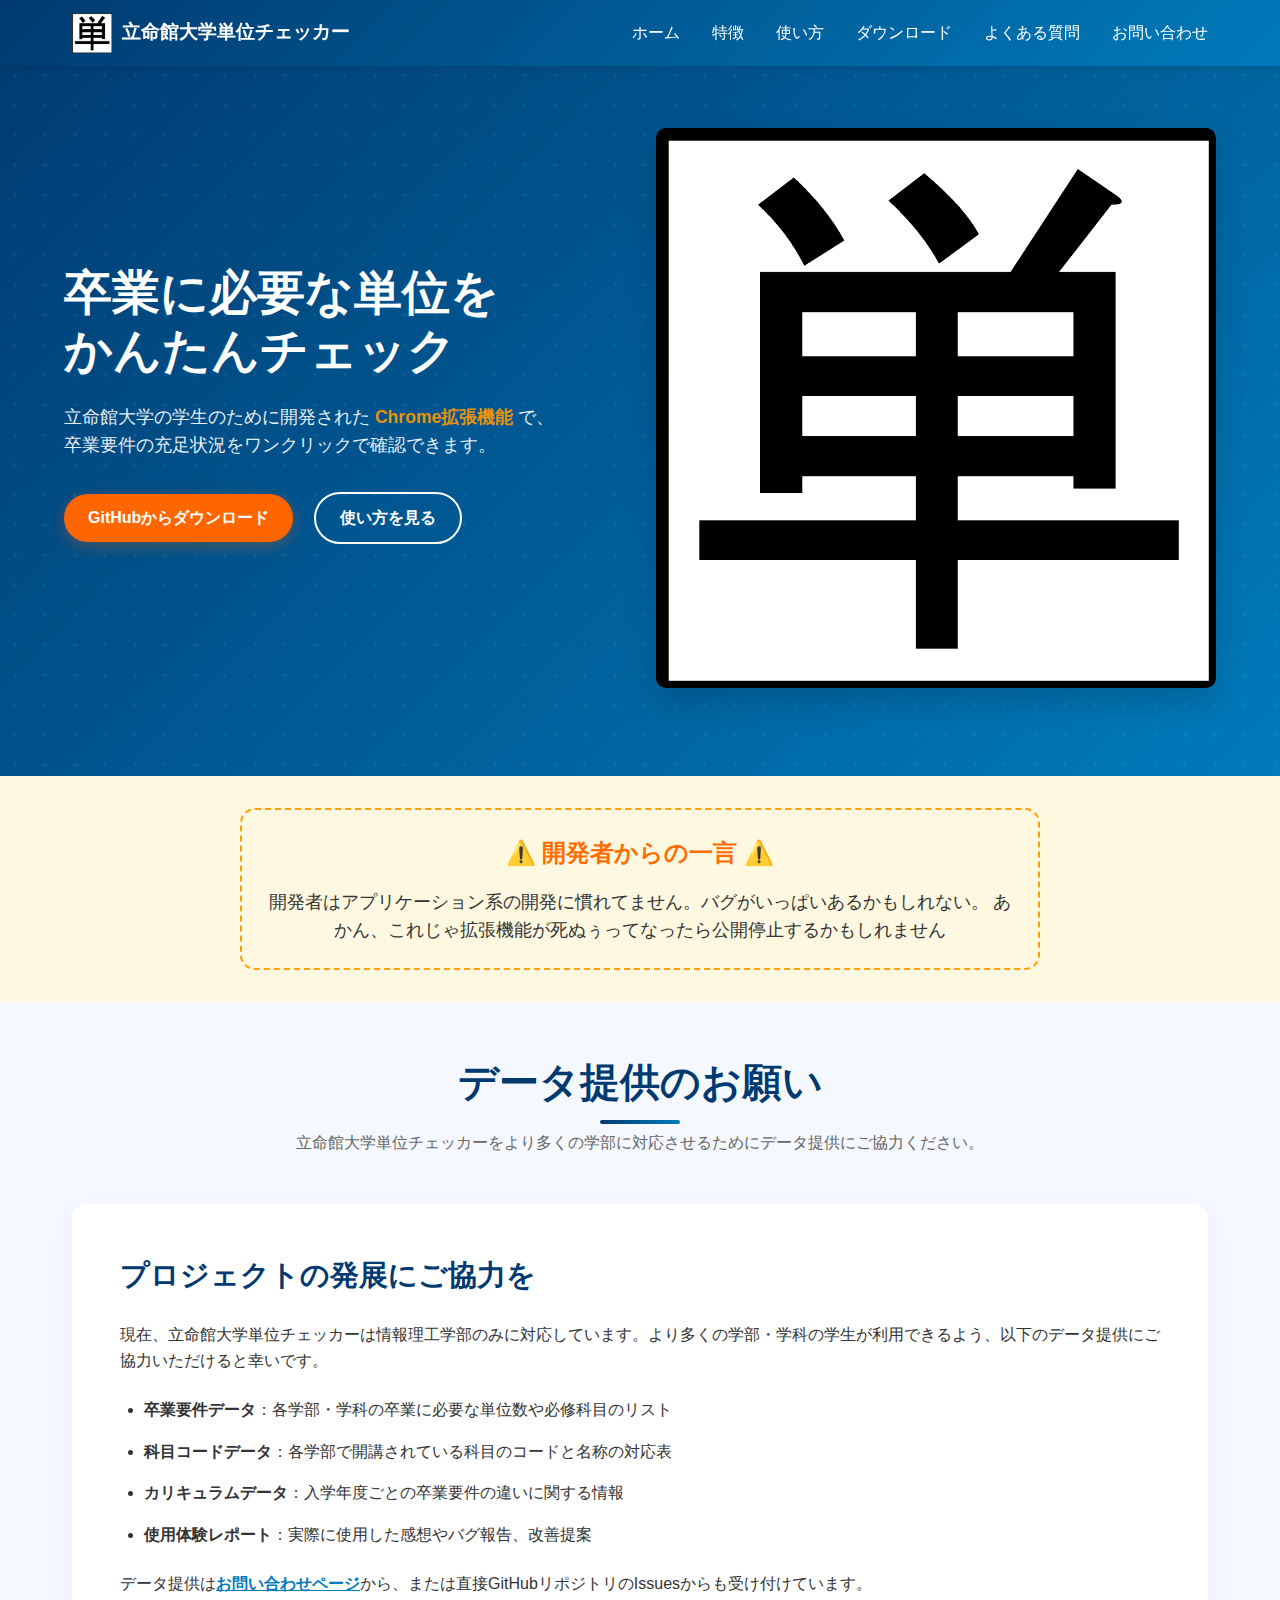
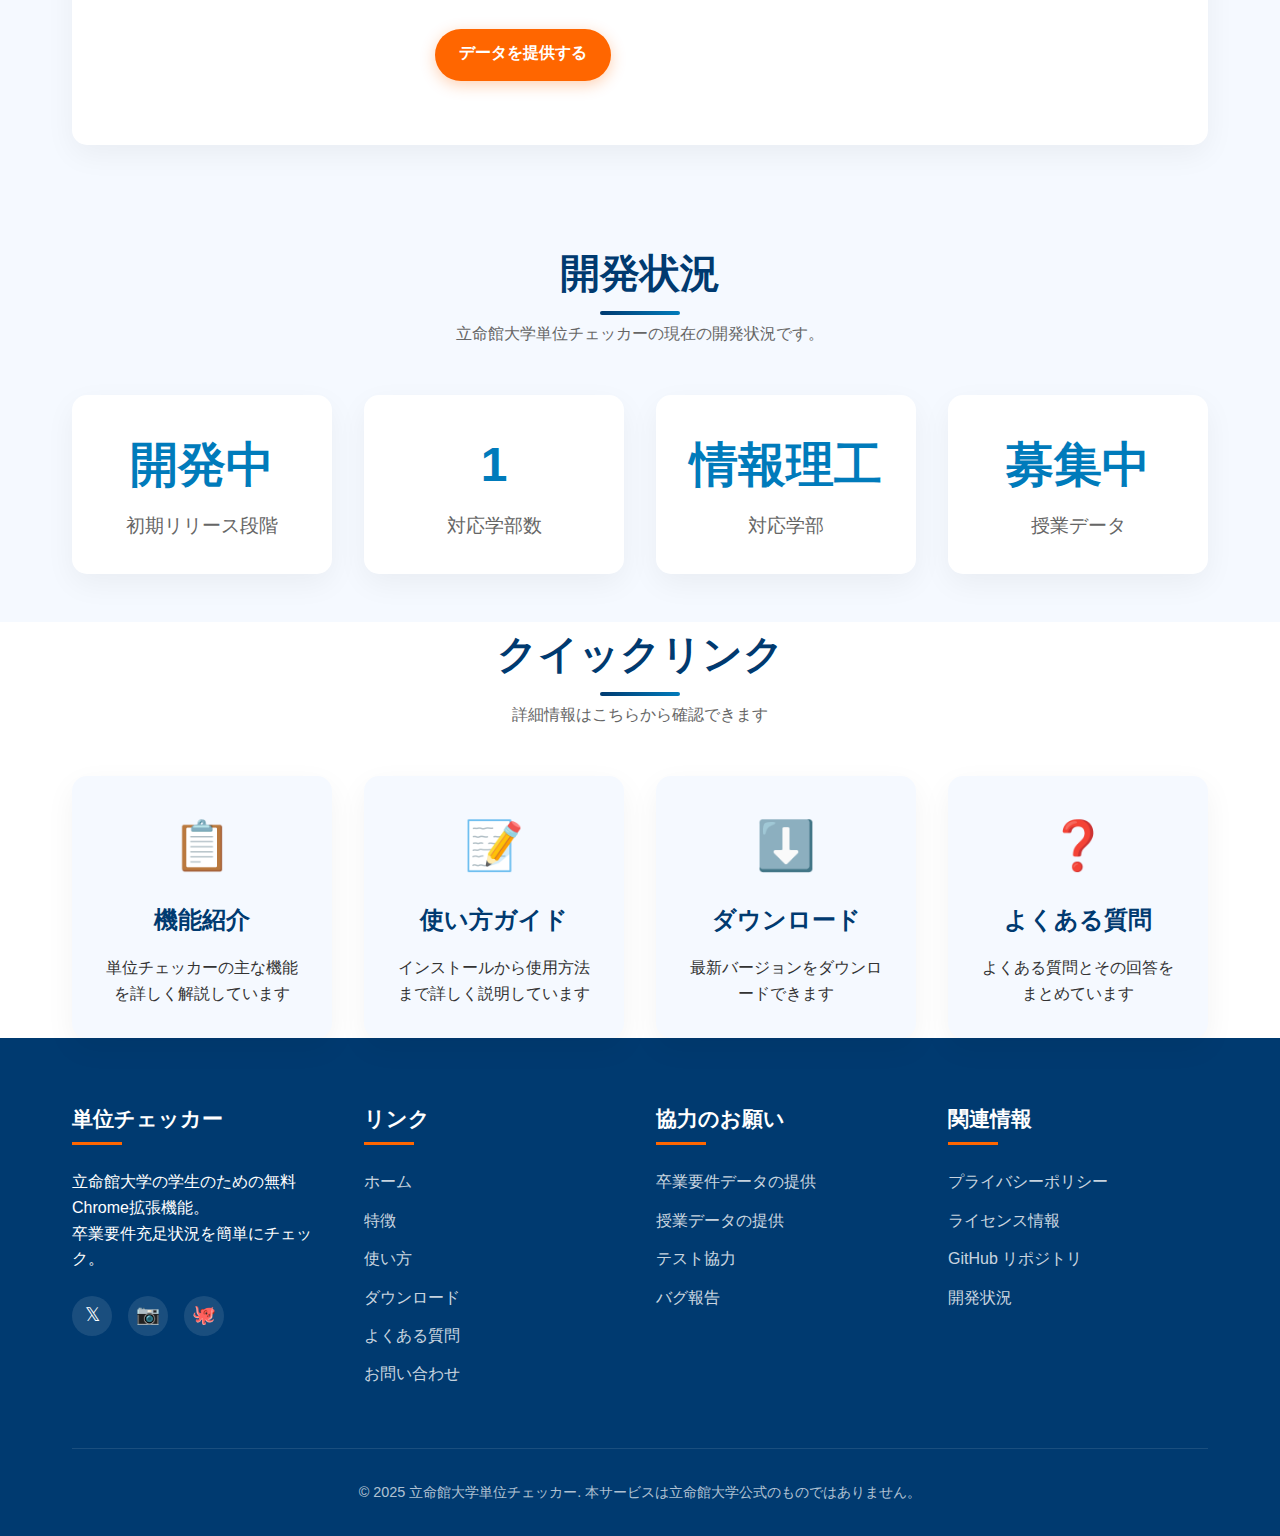
<file: docs/index.old.html>
<!DOCTYPE html>
<html lang="ja">
<head>
  <meta charset="UTF-8">
  <meta name="viewport" content="width=device-width, initial-scale=1.0">
  <title>立命館大学単位チェッカー - 公式サイト</title>
  <link rel="stylesheet" href="styles.css">
</head>
<body>
  <header>
    <div class="container header-container">
      <div class="logo-container">
        <img src="logo.png" alt="立命館大学単位チェッカー" class="logo">
        <div class="site-title">立命館大学単位チェッカー</div>
      </div>
      <nav>
        <ul>
          <li><a href="index.html">ホーム</a></li>
          <li><a href="features.html">特徴</a></li>
          <li><a href="usage.html">使い方</a></li>
          <li><a href="download.html">ダウンロード</a></li>
          <li><a href="faq.html">よくある質問</a></li>
          <li><a href="contact.html">お問い合わせ</a></li>
        </ul>
        <button class="mobile-menu-btn" id="mobileMenuBtn">≡</button>
      </nav>
    </div>
    <div class="mobile-menu" id="mobileMenu">
      <ul>
        <li><a href="index.html">ホーム</a></li>
        <li><a href="features.html">特徴</a></li>
        <li><a href="usage.html">使い方</a></li>
        <li><a href="download.html">ダウンロード</a></li>
        <li><a href="faq.html">よくある質問</a></li>
        <li><a href="contact.html">お問い合わせ</a></li>
      </ul>
    </div>
  </header>
  
  <section class="hero">
    <div class="hero-pattern"></div>
    <div class="container hero-content">
      <div class="hero-text">
        <h1>卒業に必要な単位を<br>かんたんチェック</h1>
        <p>立命館大学の学生のために開発された <span class="highlight">Chrome拡張機能</span> で、<br>卒業要件の充足状況をワンクリックで確認できます。</p>
        <a href="download.html" class="btn">GitHubからダウンロード</a>
        <a href="usage.html" class="btn btn-outline">使い方を見る</a>
      </div>
      <div class="hero-image">
        <img src="logo.png" alt="立命館大学単位チェッカー">
      </div>
    </div>
  </section>
  
  <section class="section caution-notice">
    <div class="container">
      <div class="caution-box">
        <h3>⚠️ 開発者からの一言 ⚠️</h3>
        <p>
          開発者はアプリケーション系の開発に慣れてません。バグがいっぱいあるかもしれない。
あかん、これじゃ拡張機能が死ぬぅってなったら公開停止するかもしれません
        </p>
      </div>
    </div>
  </section>
  
  <!-- データ提供のお願いセクション -->
  <section class="section data-contribution">
    <div class="container">
      <div class="section-title">
        <h2>データ提供のお願い</h2>
        <p>立命館大学単位チェッカーをより多くの学部に対応させるためにデータ提供にご協力ください。</p>
      </div>
      
      <div class="data-request-content">
        <div class="data-request-text">
          <h3>プロジェクトの発展にご協力を</h3>
          <p>現在、立命館大学単位チェッカーは情報理工学部のみに対応しています。より多くの学部・学科の学生が利用できるよう、以下のデータ提供にご協力いただけると幸いです。</p>
          
          <ul class="data-list">
            <li><strong>卒業要件データ</strong>：各学部・学科の卒業に必要な単位数や必修科目のリスト</li>
            <li><strong>科目コードデータ</strong>：各学部で開講されている科目のコードと名称の対応表</li>
            <li><strong>カリキュラムデータ</strong>：入学年度ごとの卒業要件の違いに関する情報</li>
            <li><strong>使用体験レポート</strong>：実際に使用した感想やバグ報告、改善提案</li>
          </ul>
          
          <p>データ提供は<a href="contact.html" class="inline-link">お問い合わせページ</a>から、または直接GitHubリポジトリのIssuesからも受け付けています。</p>
          
          <div class="cta-buttons">
            <a href="contact.html" class="btn">データを提供する</a>
            <a href="https://github.com/BB-KING777/college-credit-Checker/issues" class="btn btn-outline">GitHubで詳細を見る</a>
          </div>
        </div>
      </div>
    </div>
  </section>
  
  <section class="section experience">
    <div class="container">
      <div class="section-title">
        <h2>開発状況</h2>
        <p>立命館大学単位チェッカーの現在の開発状況です。</p>
      </div>
      
      <div class="stats">
        <div class="stat-card">
          <div class="stat-value">開発中</div>
          <div class="stat-label">初期リリース段階</div>
        </div>
        
        <div class="stat-card">
          <div class="stat-value">1</div>
          <div class="stat-label">対応学部数</div>
        </div>
        
        <div class="stat-card">
          <div class="stat-value">情報理工</div>
          <div class="stat-label">対応学部</div>
        </div>
        
        <div class="stat-card">
          <div class="stat-value">募集中</div>
          <div class="stat-label">授業データ</div>
        </div>
      </div>
    </div>
  </section>
  
  <section class="quick-links">
    <div class="container">
      <div class="section-title">
        <h2>クイックリンク</h2>
        <p>詳細情報はこちらから確認できます</p>
      </div>
      
      <div class="quick-links-grid">
        <a href="features.html" class="quick-link-card">
          <div class="quick-link-icon">📋</div>
          <h3>機能紹介</h3>
          <p>単位チェッカーの主な機能を詳しく解説しています</p>
        </a>
        
        <a href="usage.html" class="quick-link-card">
          <div class="quick-link-icon">📝</div>
          <h3>使い方ガイド</h3>
          <p>インストールから使用方法まで詳しく説明しています</p>
        </a>
        
        <a href="download.html" class="quick-link-card">
          <div class="quick-link-icon">⬇️</div>
          <h3>ダウンロード</h3>
          <p>最新バージョンをダウンロードできます</p>
        </a>
        
        <a href="faq.html" class="quick-link-card">
          <div class="quick-link-icon">❓</div>
          <h3>よくある質問</h3>
          <p>よくある質問とその回答をまとめています</p>
        </a>
      </div>
    </div>
  </section>
  
  <footer>
    <div class="container">
      <div class="footer-container">
        <div class="footer-section">
          <h3>単位チェッカー</h3>
          <p>立命館大学の学生のための無料Chrome拡張機能。<br>卒業要件充足状況を簡単にチェック。</p>
          <div class="social-links">
            <a href="https://twitter.com/denkiryokingg" class="social-link">𝕏</a>
            <a href="#" class="social-link" id="footer-instagram-link">📷</a>
            <a href="https://github.com/BB-KING777/college-credit-Checker" class="social-link">🐙</a>
          </div>
        </div>
        
        <div class="footer-section">
          <h3>リンク</h3>
          <ul class="footer-links">
            <li><a href="index.html">ホーム</a></li>
            <li><a href="features.html">特徴</a></li>
            <li><a href="usage.html">使い方</a></li>
            <li><a href="download.html">ダウンロード</a></li>
            <li><a href="faq.html">よくある質問</a></li>
            <li><a href="contact.html">お問い合わせ</a></li>
          </ul>
        </div>
        
        <div class="footer-section">
          <h3>協力のお願い</h3>
          <ul class="footer-links">
            <li><a href="#">卒業要件データの提供</a></li>
            <li><a href="#">授業データの提供</a></li>
            <li><a href="#">テスト協力</a></li>
            <li><a href="#">バグ報告</a></li>
          </ul>
        </div>
        
        <div class="footer-section">
          <h3>関連情報</h3>
          <ul class="footer-links">
            <li><a href="#">プライバシーポリシー</a></li>
            <li><a href="#">ライセンス情報</a></li>
            <li><a href="#">GitHub リポジトリ</a></li>
            <li><a href="#">開発状況</a></li>
          </ul>
        </div>
      </div>
      
      <div class="copyright">
        &copy; 2025 立命館大学単位チェッカー. 本サービスは立命館大学公式のものではありません。
      </div>
    </div>
  </footer>
  
  <script src="scripts.js"></script>
</body>
</html>
</file>
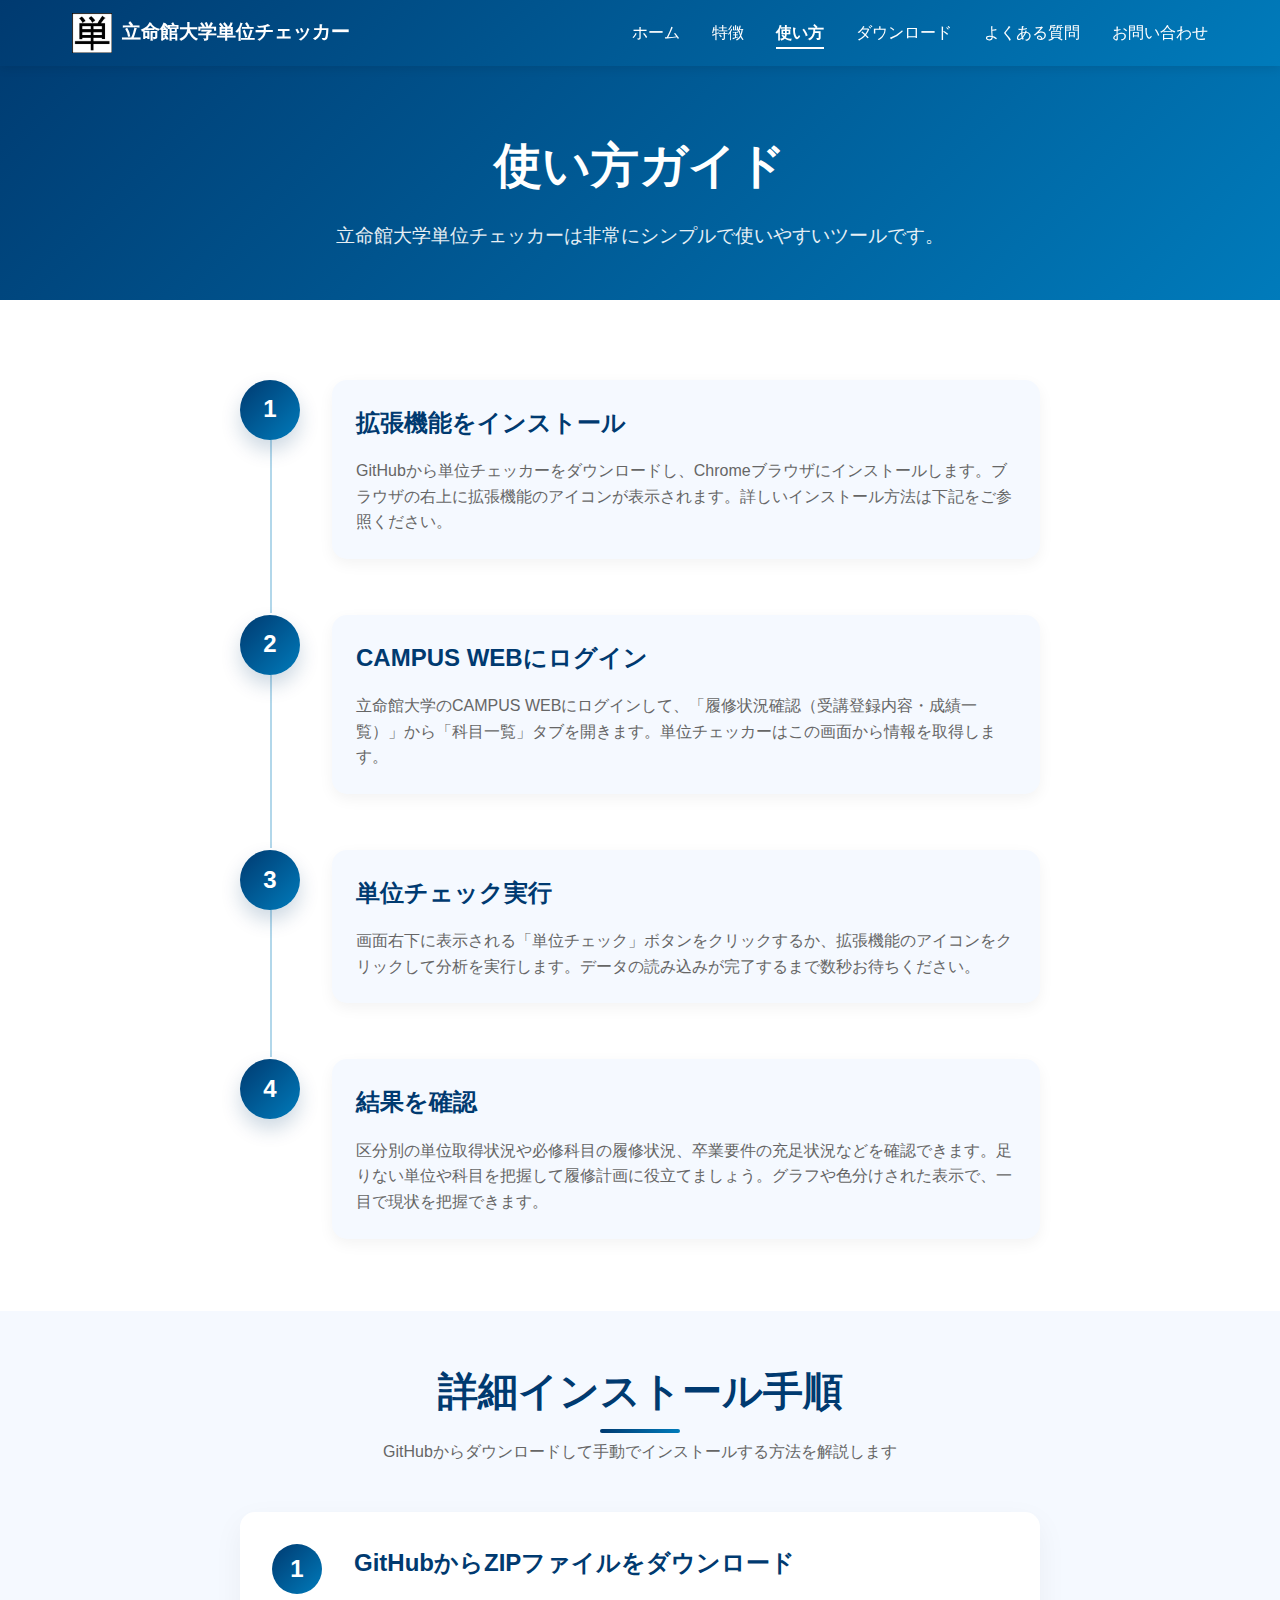
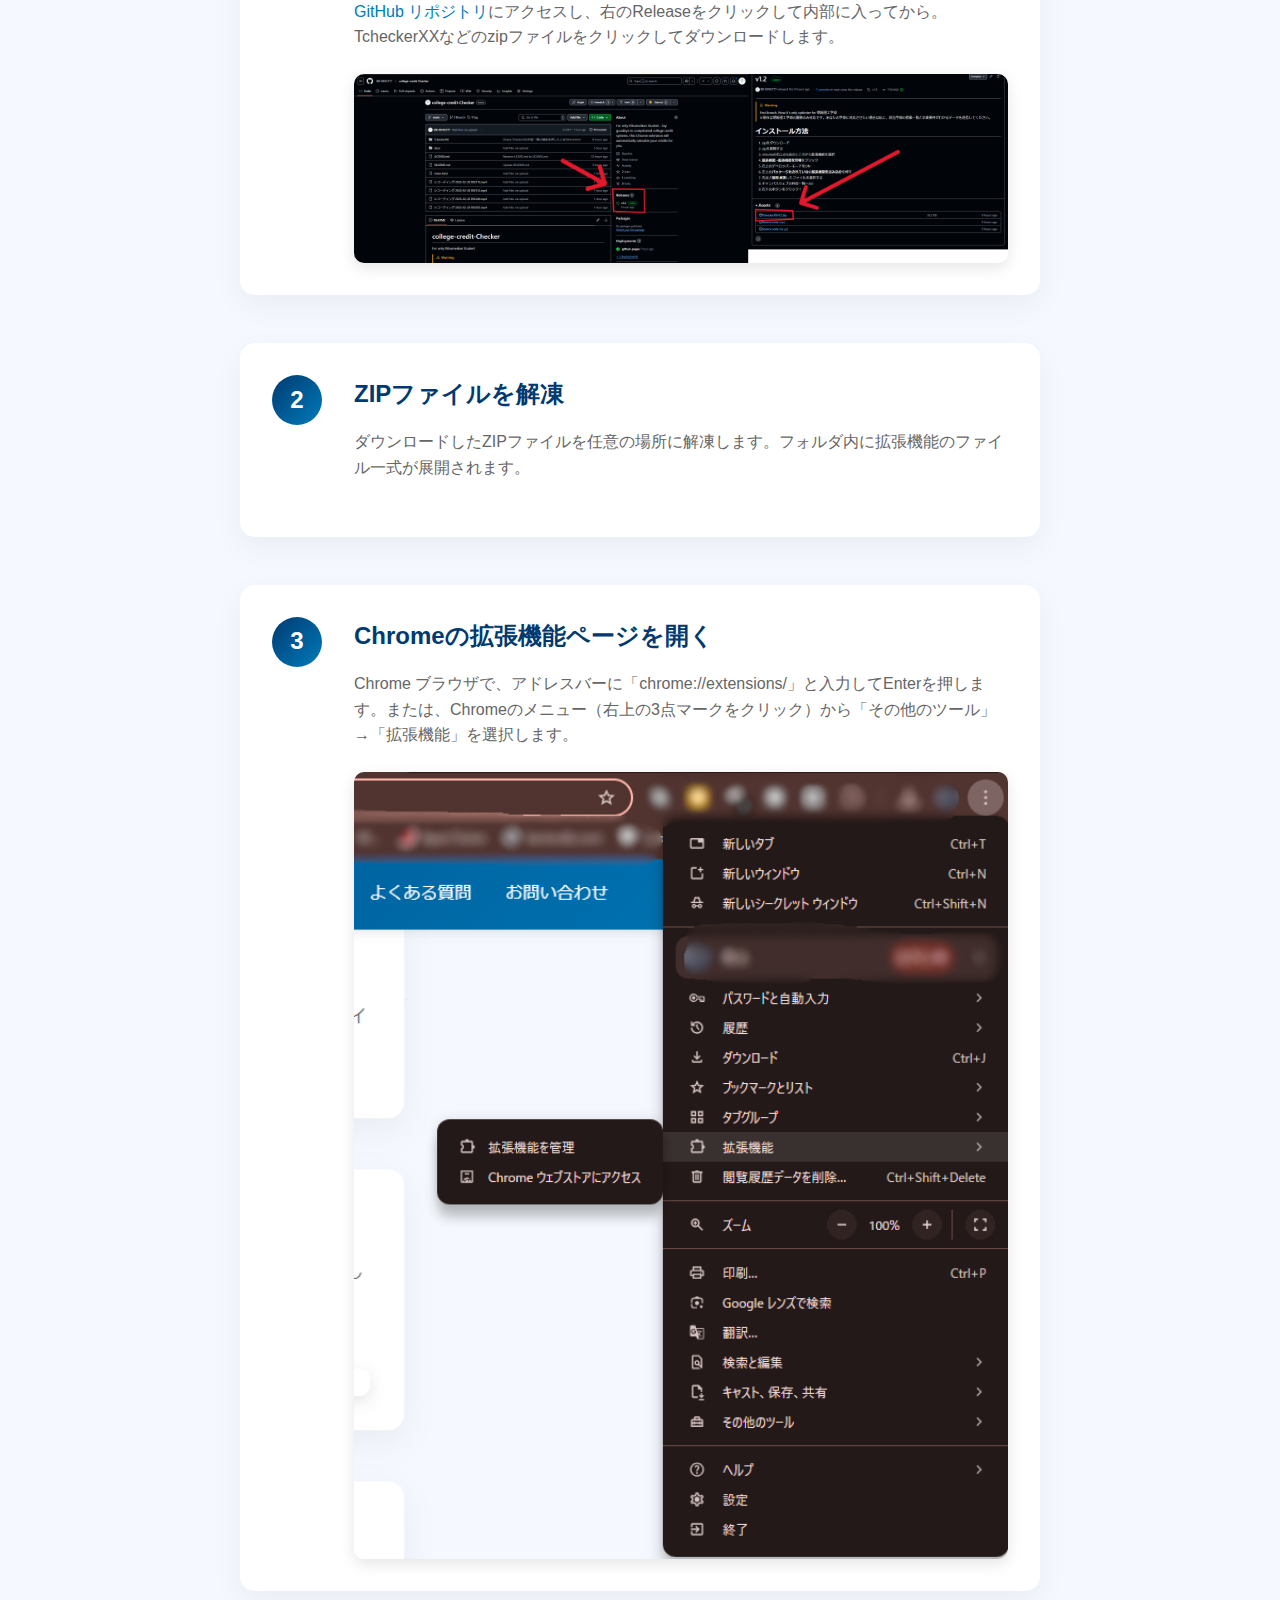
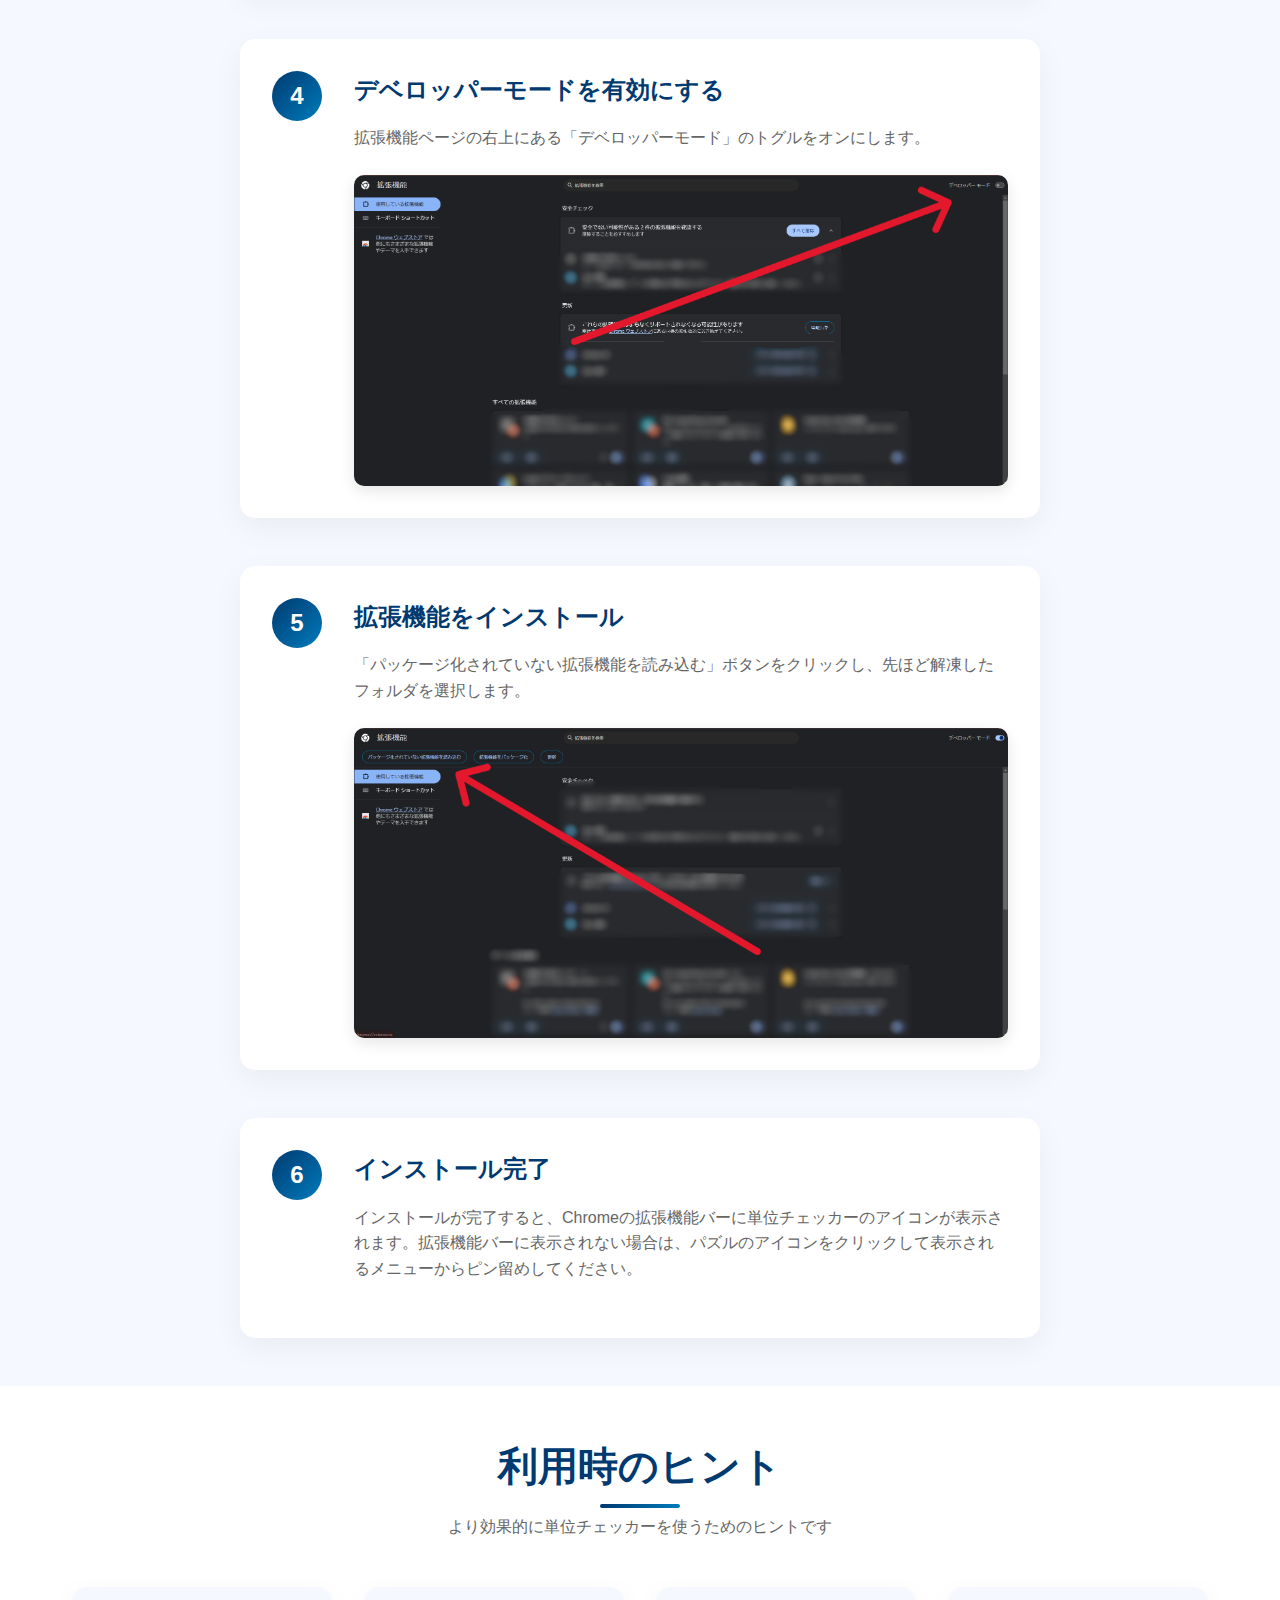
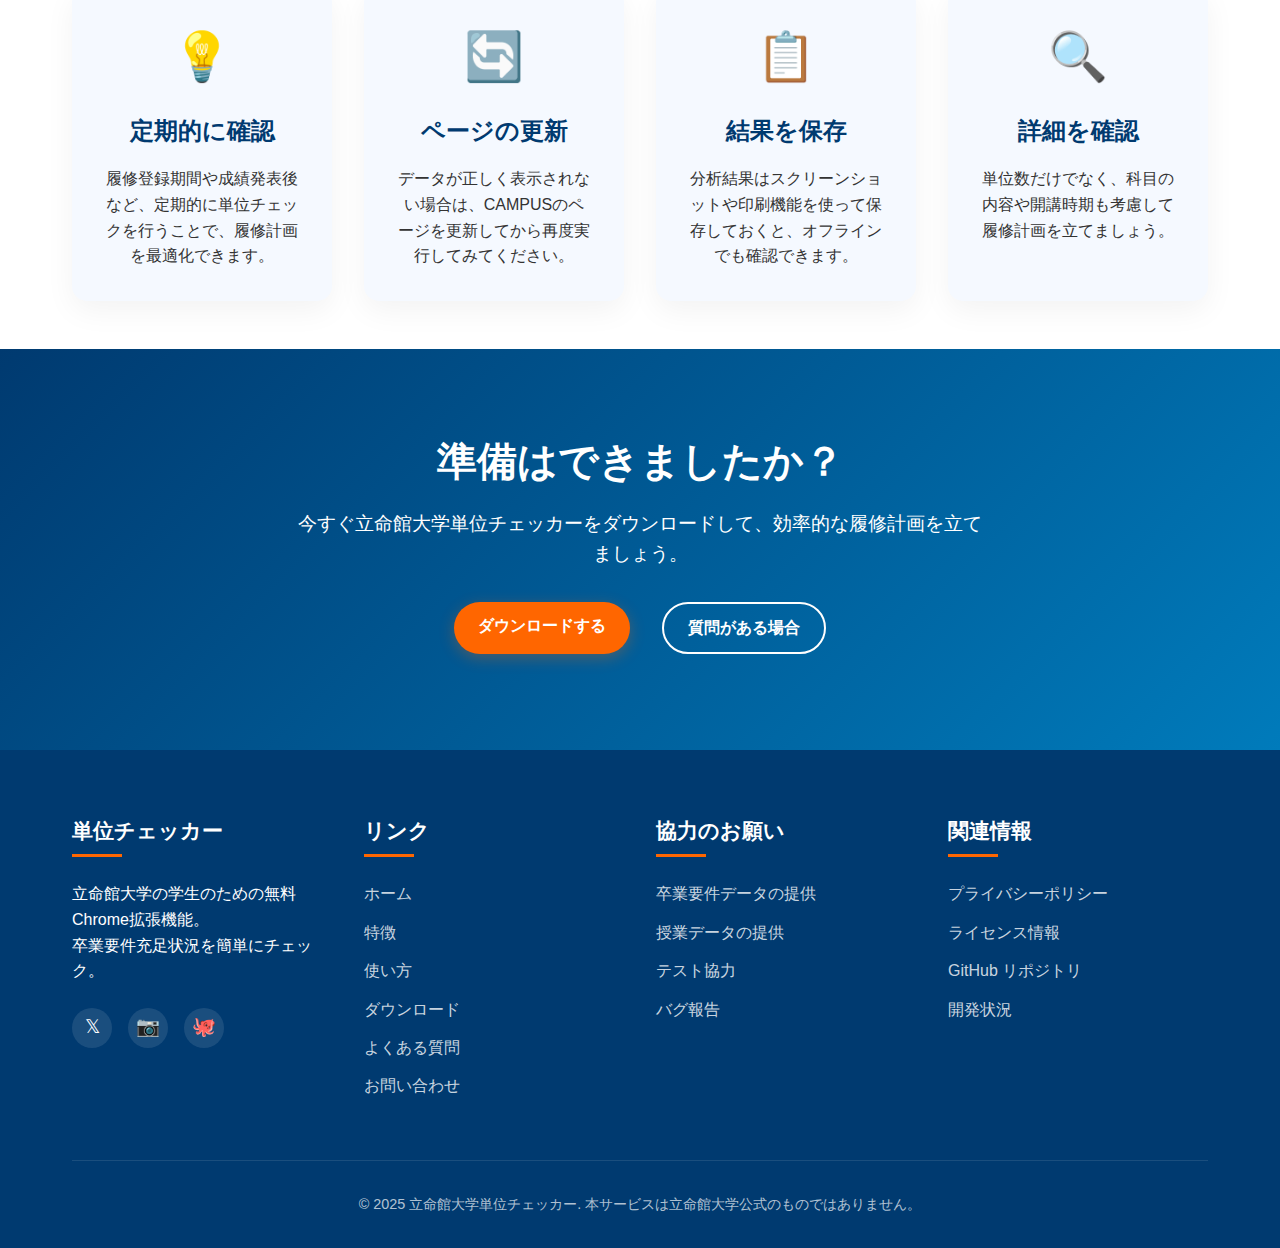
<file: docs/usage.html>
<!DOCTYPE html>
<html lang="ja">
<head>
  <meta charset="UTF-8">
  <meta name="viewport" content="width=device-width, initial-scale=1.0">
  <title>使い方 - 立命館大学単位チェッカー</title>
  <link rel="stylesheet" href="styles.css">
  <link rel="icon" href="favicon.ico" type="image/x-icon">
  <link rel="shortcut icon" href="favicon.ico" type="image/x-icon">
</head>
<body>
  <header>
    <div class="container header-container">
      <div class="logo-container">
        <img src="logo.png" alt="立命館大学単位チェッカー" class="logo">
        <div class="site-title">立命館大学単位チェッカー</div>
      </div>
      <nav>
        <ul>
          <li><a href="index.html">ホーム</a></li>
          <li><a href="features.html">特徴</a></li>
          <li><a href="usage.html" class="active">使い方</a></li>
          <li><a href="download.html">ダウンロード</a></li>
          <li><a href="faq.html">よくある質問</a></li>
          <li><a href="contact.html">お問い合わせ</a></li>
        </ul>
        <button class="mobile-menu-btn" id="mobileMenuBtn">≡</button>
      </nav>
    </div>
    <div class="mobile-menu" id="mobileMenu">
      <ul>
        <li><a href="index.html">ホーム</a></li>
        <li><a href="features.html">特徴</a></li>
        <li><a href="usage.html" class="active">使い方</a></li>
        <li><a href="download.html">ダウンロード</a></li>
        <li><a href="faq.html">よくある質問</a></li>
        <li><a href="contact.html">お問い合わせ</a></li>
      </ul>
    </div>
  </header>
  
  <section class="page-header">
    <div class="container">
      <h1>使い方ガイド</h1>
      <p>立命館大学単位チェッカーは非常にシンプルで使いやすいツールです。</p>
    </div>
  </section>
  
  <section class="section usage">
    <div class="container">
      <div class="steps">
        <div class="step">
          <div class="step-number">1</div>
          <div class="step-content">
            <h3 class="step-title">拡張機能をインストール</h3>
            <p class="step-text">GitHubから単位チェッカーをダウンロードし、Chromeブラウザにインストールします。ブラウザの右上に拡張機能のアイコンが表示されます。詳しいインストール方法は下記をご参照ください。</p>
          </div>
          <div class="step-line"></div>
        </div>
        
        <div class="step">
          <div class="step-number">2</div>
          <div class="step-content">
            <h3 class="step-title">CAMPUS WEBにログイン</h3>
            <p class="step-text">立命館大学のCAMPUS WEBにログインして、「履修状況確認（受講登録内容・成績一覧）」から「科目一覧」タブを開きます。単位チェッカーはこの画面から情報を取得します。</p>
          </div>
          <div class="step-line"></div>
        </div>
        
        <div class="step">
          <div class="step-number">3</div>
          <div class="step-content">
            <h3 class="step-title">単位チェック実行</h3>
            <p class="step-text">画面右下に表示される「単位チェック」ボタンをクリックするか、拡張機能のアイコンをクリックして分析を実行します。データの読み込みが完了するまで数秒お待ちください。</p>
          </div>
          <div class="step-line"></div>
        </div>
        
        <div class="step">
          <div class="step-number">4</div>
          <div class="step-content">
            <h3 class="step-title">結果を確認</h3>
            <p class="step-text">区分別の単位取得状況や必修科目の履修状況、卒業要件の充足状況などを確認できます。足りない単位や科目を把握して履修計画に役立てましょう。グラフや色分けされた表示で、一目で現状を把握できます。</p>
          </div>
        </div>
      </div>
    </div>
  </section>
  
  <section id="installation-guide" class="section installation-guide">
    <div class="container">
      <div class="section-title">
        <h2>詳細インストール手順</h2>
        <p>GitHubからダウンロードして手動でインストールする方法を解説します</p>
      </div>
      
      <div class="installation-steps">
        <div class="installation-step">
          <div class="installation-step-number">1</div>
          <div class="installation-step-content">
            <h3>GitHubからZIPファイルをダウンロード</h3>
            <p><a href="https://github.com/BB-KING777/college-credit-Checker" target="_blank">GitHub リポジトリ</a>にアクセスし、右のReleaseをクリックして内部に入ってから。</a>TcheckerXXなどのzipファイルをクリックしてダウンロードします。</p>
            <div class="installation-image">
              <img src="002-b.png" alt="GitHubからダウンロード">
            </div>
          </div>
        </div>
        
        <div class="installation-step">
          <div class="installation-step-number">2</div>
          <div class="installation-step-content">
            <h3>ZIPファイルを解凍</h3>
            <p>ダウンロードしたZIPファイルを任意の場所に解凍します。フォルダ内に拡張機能のファイル一式が展開されます。</p>
           <!-- <div class="installation-image">
              <img src="/api/placeholder/600/300" alt="ZIPファイルの解凍">
            </div>-->
          </div>
        </div>
        
        <div class="installation-step">
          <div class="installation-step-number">3</div>
          <div class="installation-step-content">
            <h3>Chromeの拡張機能ページを開く</h3>
            <p>Chrome ブラウザで、アドレスバーに「chrome://extensions/」と入力してEnterを押します。または、Chromeのメニュー（右上の3点マークをクリック）から「その他のツール」→「拡張機能」を選択します。</p>
            <div class="installation-image">
              <img src="003.png" alt="Chrome拡張機能ページを開く">
            </div>
          </div>
        </div>
        
        <div class="installation-step">
          <div class="installation-step-number">4</div>
          <div class="installation-step-content">
            <h3>デベロッパーモードを有効にする</h3>
            <p>拡張機能ページの右上にある「デベロッパーモード」のトグルをオンにします。</p>
            <div class="installation-image">
              <img src="004.png" alt="デベロッパーモードを有効化">
            </div>
          </div>
        </div>
        
        <div class="installation-step">
          <div class="installation-step-number">5</div>
          <div class="installation-step-content">
            <h3>拡張機能をインストール</h3>
            <p>「パッケージ化されていない拡張機能を読み込む」ボタンをクリックし、先ほど解凍したフォルダを選択します。</p>
            <div class="installation-image">
              <img src="005.png" alt="拡張機能をインストール">
            </div>
          </div>
        </div>
        
        <div class="installation-step">
          <div class="installation-step-number">6</div>
          <div class="installation-step-content">
            <h3>インストール完了</h3>
            <p>インストールが完了すると、Chromeの拡張機能バーに単位チェッカーのアイコンが表示されます。拡張機能バーに表示されない場合は、パズルのアイコンをクリックして表示されるメニューからピン留めしてください。</p>
            <!--<div class="installation-image">
              <img src="/api/placeholder/600/300" alt="インストール完了">
            </div>-->
          </div>
        </div>
      </div>
    </div>
  </section>
  
  <section class="section usage-tips">
    <div class="container">
      <div class="section-title">
        <h2>利用時のヒント</h2>
        <p>より効果的に単位チェッカーを使うためのヒントです</p>
      </div>
      
      <div class="tips-grid">
        <div class="tip-card">
          <div class="tip-icon">💡</div>
          <h3>定期的に確認</h3>
          <p>履修登録期間や成績発表後など、定期的に単位チェックを行うことで、履修計画を最適化できます。</p>
        </div>
        
        <div class="tip-card">
          <div class="tip-icon">🔄</div>
          <h3>ページの更新</h3>
          <p>データが正しく表示されない場合は、CAMPUSのページを更新してから再度実行してみてください。</p>
        </div>
        
        <div class="tip-card">
          <div class="tip-icon">📋</div>
          <h3>結果を保存</h3>
          <p>分析結果はスクリーンショットや印刷機能を使って保存しておくと、オフラインでも確認できます。</p>
        </div>
        
        <div class="tip-card">
          <div class="tip-icon">🔍</div>
          <h3>詳細を確認</h3>
          <p>単位数だけでなく、科目の内容や開講時期も考慮して履修計画を立てましょう。</p>
        </div>
      </div>
    </div>
  </section>
  
  <section class="cta-section">
    <div class="container">
      <h2>準備はできましたか？</h2>
      <p>今すぐ立命館大学単位チェッカーをダウンロードして、効率的な履修計画を立てましょう。</p>
      <div class="cta-buttons">
        <a href="download.html" class="btn">ダウンロードする</a>
        <a href="contact.html" class="btn btn-outline">質問がある場合</a>
      </div>
    </div>
  </section>
  
  <footer>
    <div class="container">
      <div class="footer-container">
        <div class="footer-section">
          <h3>単位チェッカー</h3>
          <p>立命館大学の学生のための無料Chrome拡張機能。<br>卒業要件充足状況を簡単にチェック。</p>
          <div class="social-links">
            <a href="https://twitter.com/denkiryokingg" class="social-link">𝕏</a>
            <a href="#" class="social-link" id="footer-instagram-link">📷</a>
            <a href="https://github.com/BB-KING777/college-credit-Checker" class="social-link">🐙</a>
          </div>
        </div>
        
        <div class="footer-section">
          <h3>リンク</h3>
          <ul class="footer-links">
            <li><a href="index.html">ホーム</a></li>
            <li><a href="features.html">特徴</a></li>
            <li><a href="usage.html">使い方</a></li>
            <li><a href="download.html">ダウンロード</a></li>
            <li><a href="faq.html">よくある質問</a></li>
            <li><a href="contact.html">お問い合わせ</a></li>
          </ul>
        </div>
        
        <div class="footer-section">
          <h3>協力のお願い</h3>
          <ul class="footer-links">
            <li><a href="#">卒業要件データの提供</a></li>
            <li><a href="#">授業データの提供</a></li>
            <li><a href="#">テスト協力</a></li>
            <li><a href="#">バグ報告</a></li>
          </ul>
        </div>
        
        <div class="footer-section">
          <h3>関連情報</h3>
          <ul class="footer-links">
            <li><a href="#">プライバシーポリシー</a></li>
            <li><a href="#">ライセンス情報</a></li>
            <li><a href="#">GitHub リポジトリ</a></li>
            <li><a href="#">開発状況</a></li>
          </ul>
        </div>
      </div>
      
      <div class="copyright">
        &copy; 2025 立命館大学単位チェッカー. 本サービスは立命館大学公式のものではありません。
      </div>
    </div>
  </footer>
  
  <script src="scripts.js"></script>
</body>
</html>
</file>
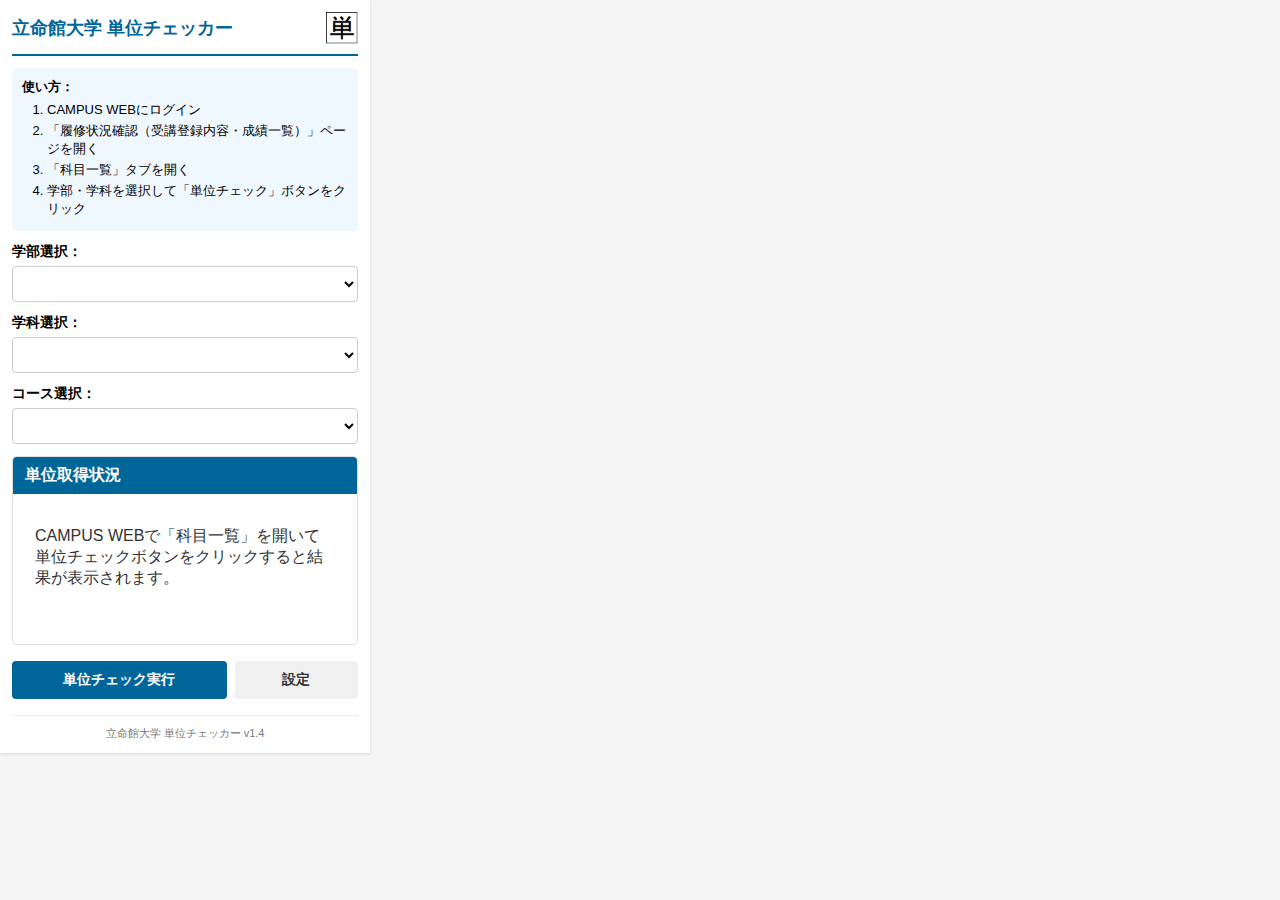
<file: TcheckerXX/popup.html>
<!DOCTYPE html>
<html lang="ja">
<head>
  <meta charset="UTF-8">
  <meta name="viewport" content="width=device-width, initial-scale=1.0">
  <title>立命館大学 単位チェッカー</title>
  <link rel="stylesheet" href="popup.css">
</head>
<body>
  <div class="popup-container">
    <header>
      <h1>立命館大学 単位チェッカー</h1>
      <img src="icons/icon48.png" alt="単位チェッカーアイコン" class="logo">
    </header>
    
    <div class="instructions">
      <p>使い方：</p>
      <ol>
        <li>CAMPUS WEBにログイン</li>
        <li>「履修状況確認（受講登録内容・成績一覧）」ページを開く</li>
        <li>「科目一覧」タブを開く</li>
        <li>学部・学科を選択して「単位チェック」ボタンをクリック</li>
      </ol>
    </div>
    
    <div class="faculty-selection">
      <label for="popup-faculty-select">学部選択：</label>
      <select id="popup-faculty-select"></select>
    </div>
    
    <div class="department-selection">
      <label for="popup-department-select">学科選択：</label>
      <select id="popup-department-select"></select>
    </div>
    
    <div class="course-selection" id="course-selection-container">
      <label for="popup-course-select">コース選択：</label>
      <select id="popup-course-select"></select>
    </div>
    
    <div class="summary-section">
      <h2>単位取得状況</h2>
      <div id="summary-content">
        <p class="notice">CAMPUS WEBで「科目一覧」を開いて単位チェックボタンをクリックすると結果が表示されます。</p>
      </div>
    </div>
    
    <div class="action-buttons">
      <button id="check-button">単位チェック実行</button>
      <button id="settings-button">設定</button>
    </div>
    
    <footer>
      <p>立命館大学 単位チェッカー v1.4</p>
    </footer>
  </div>
  
  <script src="popup.js"></script>
</body>
</html>
</file>
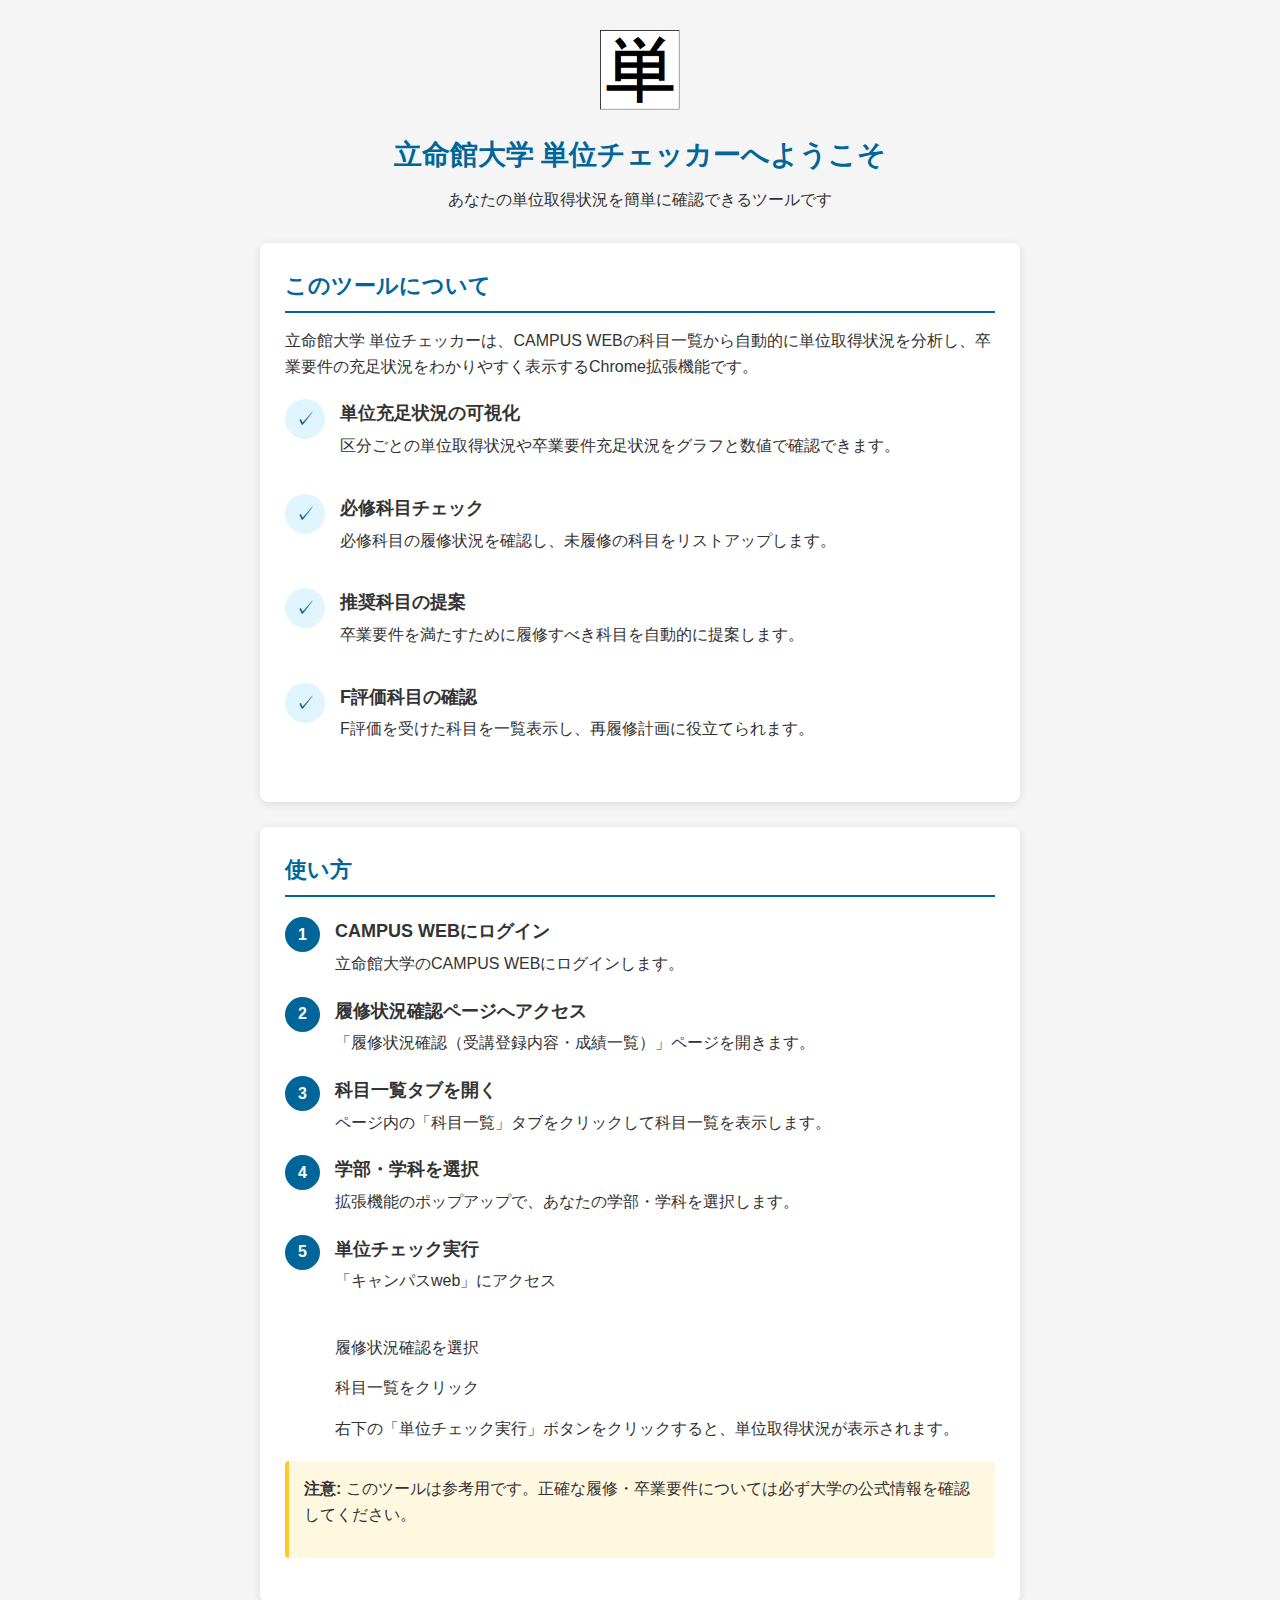
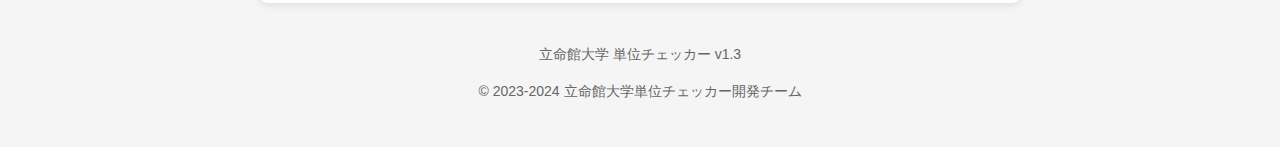
<file: TcheckerXX/welcom.html>
<!DOCTYPE html>
<html lang="ja">
<head>
  <meta charset="UTF-8">
  <meta name="viewport" content="width=device-width, initial-scale=1.0">
  <title>立命館大学 単位チェッカーへようこそ</title>
  <style>
    * {
      box-sizing: border-box;
      margin: 0;
      padding: 0;
      font-family: 'Hiragino Kaku Gothic ProN', 'Noto Sans JP', sans-serif;
    }

    body {
      background-color: #f5f5f5;
      color: #333;
      line-height: 1.6;
    }

    .container {
      max-width: 800px;
      margin: 0 auto;
      padding: 30px 20px;
    }

    header {
      text-align: center;
      margin-bottom: 30px;
    }

    h1 {
      color: #006699;
      font-size: 28px;
      margin-bottom: 10px;
    }

    .logo {
      width: 80px;
      height: auto;
      margin-bottom: 15px;
    }

    .card {
      background-color: #fff;
      border-radius: 8px;
      box-shadow: 0 2px 10px rgba(0, 0, 0, 0.1);
      padding: 25px;
      margin-bottom: 25px;
    }

    h2 {
      color: #006699;
      font-size: 22px;
      margin-bottom: 15px;
      border-bottom: 2px solid #006699;
      padding-bottom: 8px;
    }

    p {
      margin-bottom: 15px;
    }

    .features {
      margin: 20px 0;
    }

    .feature {
      display: flex;
      align-items: flex-start;
      margin-bottom: 20px;
    }

    .feature-icon {
      background-color: #e1f5fe;
      color: #006699;
      width: 40px;
      height: 40px;
      border-radius: 50%;
      display: flex;
      align-items: center;
      justify-content: center;
      font-size: 20px;
      margin-right: 15px;
      flex-shrink: 0;
    }

    .feature-content {
      flex-grow: 1;
    }

    .feature-title {
      font-weight: bold;
      font-size: 18px;
      margin-bottom: 5px;
    }

    .steps {
      counter-reset: step-counter;
      margin: 20px 0;
    }

    .step {
      position: relative;
      padding-left: 50px;
      margin-bottom: 20px;
    }

    .step:before {
      content: counter(step-counter);
      counter-increment: step-counter;
      position: absolute;
      left: 0;
      top: 0;
      background-color: #006699;
      color: white;
      width: 35px;
      height: 35px;
      border-radius: 50%;
      display: flex;
      align-items: center;
      justify-content: center;
      font-weight: bold;
    }

    .step-title {
      font-weight: bold;
      font-size: 18px;
      margin-bottom: 5px;
    }

    .note {
      background-color: #fff8e1;
      border-left: 4px solid #ffca28;
      padding: 15px;
      margin: 20px 0;
      border-radius: 4px;
    }

    .buttons {
      display: flex;
      justify-content: center;
      margin-top: 30px;
    }

    .btn {
      display: inline-block;
      background-color: #006699;
      color: white;
      padding: 12px 25px;
      border-radius: 4px;
      text-decoration: none;
      font-weight: bold;
      transition: background-color 0.2s;
    }

    .btn:hover {
      background-color: #004e77;
    }

    footer {
      text-align: center;
      margin-top: 40px;
      color: #666;
      font-size: 14px;
    }
  </style>
</head>
<body>
  <div class="container">
    <header>
      <img src="icons/icon128.png" alt="単位チェッカーアイコン" class="logo">
      <h1>立命館大学 単位チェッカーへようこそ</h1>
      <p>あなたの単位取得状況を簡単に確認できるツールです</p>
    </header>

    <div class="card">
      <h2>このツールについて</h2>
      <p>立命館大学 単位チェッカーは、CAMPUS WEBの科目一覧から自動的に単位取得状況を分析し、卒業要件の充足状況をわかりやすく表示するChrome拡張機能です。</p>

      <div class="features">
        <div class="feature">
          <div class="feature-icon">✓</div>
          <div class="feature-content">
            <div class="feature-title">単位充足状況の可視化</div>
            <p>区分ごとの単位取得状況や卒業要件充足状況をグラフと数値で確認できます。</p>
          </div>
        </div>

        <div class="feature">
          <div class="feature-icon">✓</div>
          <div class="feature-content">
            <div class="feature-title">必修科目チェック</div>
            <p>必修科目の履修状況を確認し、未履修の科目をリストアップします。</p>
          </div>
        </div>

        <div class="feature">
          <div class="feature-icon">✓</div>
          <div class="feature-content">
            <div class="feature-title">推奨科目の提案</div>
            <p>卒業要件を満たすために履修すべき科目を自動的に提案します。</p>
          </div>
        </div>

        <div class="feature">
          <div class="feature-icon">✓</div>
          <div class="feature-content">
            <div class="feature-title">F評価科目の確認</div>
            <p>F評価を受けた科目を一覧表示し、再履修計画に役立てられます。</p>
          </div>
        </div>
      </div>
    </div>

    <div class="card">
      <h2>使い方</h2>

      <div class="steps">
        <div class="step">
          <div class="step-title">CAMPUS WEBにログイン</div>
          <p>立命館大学のCAMPUS WEBにログインします。</p>
        </div>

        <div class="step">
          <div class="step-title">履修状況確認ページへアクセス</div>
          <p>「履修状況確認（受講登録内容・成績一覧）」ページを開きます。</p>
        </div>

        <div class="step">
          <div class="step-title">科目一覧タブを開く</div>
          <p>ページ内の「科目一覧」タブをクリックして科目一覧を表示します。</p>
        </div>

        <div class="step">
          <div class="step-title">学部・学科を選択</div>
          <p>拡張機能のポップアップで、あなたの学部・学科を選択します。</p>
        </div>

        <div class="step">
          <div class="step-title">単位チェック実行</div>
          <p>「キャンパスweb」にアクセス</p>
        　<p>履修状況確認を選択</p>
          <p>科目一覧をクリック</p>
          <p>右下の「単位チェック実行」ボタンをクリックすると、単位取得状況が表示されます。</p>
        </div>
      </div>

      <div class="note">
        <p><strong>注意:</strong> このツールは参考用です。正確な履修・卒業要件については必ず大学の公式情報を確認してください。</p>
      </div>
    </div>



    <footer>
      <p>立命館大学 単位チェッカー v1.3</p>
      <p>&copy; 2023-2024 立命館大学単位チェッカー開発チーム</p>
    </footer>
  </div>


</body>
</html>
</file>
<file: docs/styles.css>
:root {
  --primary: #003a70;
  --secondary: #007bbb;
  --accent: #ff6600;
  --light: #f5f9ff;
  --dark: #333333;
  --success: #56ab2f;
  --warning: #ff9900;
  --danger: #ff5e62;
}

/* モバイルファーストのアプローチを採用 */

* {
  margin: 0;
  padding: 0;
  box-sizing: border-box;
}

body {
  font-family: 'Hiragino Kaku Gothic Pro', 'Meiryo', 'Yu Gothic', sans-serif;
  color: var(--dark);
  line-height: 1.6;
  overflow-x: hidden;
}

a {
  text-decoration: none;
  color: var(--secondary);
  transition: color 0.3s ease;
}

a:hover {
  color: var(--accent);
}

/* ヘッダー */
header {
  background: linear-gradient(135deg, var(--primary), var(--secondary));
  color: white;
  padding: 1rem 0;
  position: fixed;
  width: 100%;
  z-index: 1000;
  box-shadow: 0 2px 10px rgba(0, 0, 0, 0.1);
}

.container {
  width: 90%;
  max-width: 1200px;
  margin: 0 auto;
  padding: 0 1rem;
}

.header-container {
  display: flex;
  justify-content: space-between;
  align-items: center;
}

.logo-container {
  display: flex;
  align-items: center;
}

.logo {
  width: 40px;
  height: 40px;
  margin-right: 15px;
  object-fit: contain;
}

.site-title {
  font-size: 1.5rem;
  font-weight: 700;
}

nav ul {
  display: flex;
  list-style: none;
}

nav ul li {
  margin-left: 2rem;
}

nav ul li a {
  color: white;
  padding: 0.5rem 0;
  position: relative;
}

nav ul li a::after {
  content: '';
  position: absolute;
  bottom: 0;
  left: 0;
  width: 0;
  height: 2px;
  background-color: white;
  transition: width 0.3s ease;
}

nav ul li a:hover::after, nav ul li a.active::after {
  width: 100%;
}

nav ul li a.active {
  font-weight: bold;
}

.mobile-menu-btn {
  display: none;
  background: none;
  border: none;
  color: white;
  font-size: 1.5rem;
  cursor: pointer;
}

/* ヒーローセクション */
.hero {
  background: linear-gradient(135deg, var(--primary), var(--secondary));
  color: white;
  padding: 8rem 0 5rem;
  position: relative;
  overflow: hidden;
}

.hero-pattern {
  position: absolute;
  top: 0;
  left: 0;
  width: 100%;
  height: 100%;
  opacity: 0.05;
  background-image: radial-gradient(circle, #ffffff 2px, transparent 2px);
  background-size: 30px 30px;
}

.hero-content {
  display: flex;
  align-items: center;
  justify-content: space-between;
  position: relative;
  z-index: 2;
}

.hero-text {
  flex: 1;
  padding-right: 2rem;
}

.hero-text h1 {
  font-size: 3.5rem;
  font-weight: 800;
  margin-bottom: 1.5rem;
  line-height: 1.2;
}

.hero-text p {
  font-size: 1.2rem;
  margin-bottom: 2rem;
  opacity: 0.9;
}

.highlight {
  color: var(--warning);
  font-weight: 600;
}

.btn {
  display: inline-block;
  padding: 0.8rem 2rem;
  background-color: var(--accent);
  color: white;
  border-radius: 50px;
  font-weight: 600;
  transition: all 0.3s ease;
  box-shadow: 0 4px 15px rgba(255, 102, 0, 0.3);
  cursor: pointer;
  text-align: center;
}

.btn:hover {
  background-color: #ff7d1a;
  color: white;
  transform: translateY(-2px);
  box-shadow: 0 6px 20px rgba(255, 102, 0, 0.4);
}

.btn-outline {
  background-color: transparent;
  border: 2px solid white;
  box-shadow: none;
  margin-left: 1rem;
}

.btn-outline:hover {
  background-color: white;
  color: var(--primary);
  box-shadow: 0 6px 20px rgba(255, 255, 255, 0.3);
}

.hero-image {
  flex: 1;
  text-align: right;
}

.hero-image img {
  max-width: 100%;
  height: auto;
  border-radius: 10px;
  box-shadow: 0 15px 30px rgba(0, 0, 0, 0.15);
}

/* ページヘッダー（内部ページ用） */
.page-header {
  background: linear-gradient(135deg, var(--primary), var(--secondary));
  color: white;
  padding: 8rem 0 3rem;
  text-align: center;
  position: relative;
}

.page-header h1 {
  font-size: 3rem;
  margin-bottom: 1rem;
}

.page-header p {
  font-size: 1.2rem;
  max-width: 800px;
  margin: 0 auto;
  opacity: 0.9;
}

/* セクション共通スタイル */
.section {
  padding: 5rem 0;
}

.section-title {
  text-align: center;
  margin-bottom: 3rem;
}

.section-title h2 {
  font-size: 2.5rem;
  color: var(--primary);
  margin-bottom: 1rem;
  position: relative;
  display: inline-block;
}

.section-title h2::after {
  content: '';
  position: absolute;
  bottom: -10px;
  left: 50%;
  transform: translateX(-50%);
  width: 80px;
  height: 4px;
  background: linear-gradient(90deg, var(--primary), var(--secondary));
  border-radius: 2px;
}

.section-title p {
  font-size: 1.2rem;
  color: #666;
  max-width: 700px;
  margin: 0 auto;
}

/* 特徴カード */
.features {
  display: grid;
  grid-template-columns: repeat(auto-fit, minmax(300px, 1fr));
  gap: 2rem;
  margin-top: 3rem;
}

.feature-card {
  background-color: white;
  border-radius: 15px;
  padding: 2rem;
  box-shadow: 0 10px 30px rgba(0, 0, 0, 0.05);
  transition: all 0.3s ease;
  position: relative;
  overflow: hidden;
}

.feature-card:hover {
  transform: translateY(-10px);
  box-shadow: 0 15px 40px rgba(0, 0, 0, 0.1);
}

.feature-card::before {
  content: '';
  position: absolute;
  top: 0;
  left: 0;
  width: 100%;
  height: 5px;
  background: linear-gradient(90deg, var(--primary), var(--secondary));
}

.feature-icon {
  width: 70px;
  height: 70px;
  border-radius: 15px;
  display: flex;
  align-items: center;
  justify-content: center;
  margin-bottom: 1.5rem;
  font-size: 2rem;
  color: white;
  position: relative;
  overflow: hidden;
}

.icon-realtime { background: linear-gradient(135deg, #00c6ff, #0072ff); }
.icon-required { background: linear-gradient(135deg, #ff9966, #ff5e62); }
.icon-simple { background: linear-gradient(135deg, #56ab2f, #a8e063); }
.icon-category { background: linear-gradient(135deg, #833ab4, #fd1d1d); }
.icon-display { background: linear-gradient(135deg, #4facfe, #00f2fe); }
.icon-export { background: linear-gradient(135deg, #f857a6, #ff5858); }

.feature-title {
  font-size: 1.5rem;
  color: var(--primary);
  margin-bottom: 1rem;
}

.feature-text {
  color: #666;
  line-height: 1.6;
}

/* データ提供のお願いセクション */
.data-contribution {
  background-color: var(--light);
}

.data-request-content {
  background-color: white;
  border-radius: 15px;
  padding: 3rem;
  box-shadow: 0 10px 30px rgba(0, 0, 0, 0.05);
}

.data-request-text h3 {
  font-size: 1.8rem;
  color: var(--primary);
  margin-bottom: 1.5rem;
}

.data-list {
  margin: 1.5rem 0;
  padding-left: 1.5rem;
}

.data-list li {
  margin-bottom: 1rem;
}

.inline-link {
  color: var(--secondary);
  font-weight: 600;
  text-decoration: underline;
}

.cta-buttons {
  margin-top: 2rem;
  display: flex;
  flex-wrap: wrap;
  gap: 1rem;
}

/* 統計カード */
.experience {
  background-color: var(--light);
}

.stats {
  display: grid;
  grid-template-columns: repeat(auto-fit, minmax(250px, 1fr));
  gap: 2rem;
  margin-top: 3rem;
}

.stat-card {
  background-color: white;
  border-radius: 15px;
  padding: 2rem;
  text-align: center;
  box-shadow: 0 10px 30px rgba(0, 0, 0, 0.05);
  transition: all 0.3s ease;
}

.stat-card:hover {
  transform: translateY(-5px);
  box-shadow: 0 15px 40px rgba(0, 0, 0, 0.1);
}

.stat-value {
  font-size: 3rem;
  font-weight: 700;
  color: var(--secondary);
  margin-bottom: 0.5rem;
}

.stat-label {
  font-size: 1.2rem;
  color: #666;
}

/* クイックリンク */
.quick-links {
  background-color: white;
}

.quick-links-grid {
  display: grid;
  grid-template-columns: repeat(auto-fit, minmax(250px, 1fr));
  gap: 2rem;
  margin-top: 3rem;
}

.quick-link-card {
  background-color: var(--light);
  border-radius: 15px;
  padding: 2rem;
  text-align: center;
  box-shadow: 0 10px 30px rgba(0, 0, 0, 0.05);
  transition: all 0.3s ease;
  color: var(--dark);
}

.quick-link-card:hover {
  transform: translateY(-5px);
  box-shadow: 0 15px 40px rgba(0, 0, 0, 0.1);
  color: var(--primary);
}

.quick-link-icon {
  font-size: 3rem;
  margin-bottom: 1rem;
}

.quick-link-card h3 {
  font-size: 1.5rem;
  margin-bottom: 1rem;
  color: var(--primary);
}

/* CTAセクション */
.cta-section {
  background: linear-gradient(135deg, var(--primary), var(--secondary));
  color: white;
  text-align: center;
  padding: 5rem 0;
}

.cta-section h2 {
  font-size: 2.5rem;
  margin-bottom: 1rem;
}

.cta-section p {
  font-size: 1.2rem;
  margin-bottom: 2rem;
  max-width: 700px;
  margin-left: auto;
  margin-right: auto;
}

.cta-buttons {
  display: flex;
  justify-content: center;
  gap: 1rem;
  flex-wrap: wrap;
}

/* 使い方セクション */
.usage {
  background-color: white;
}

.steps {
  max-width: 800px;
  margin: 3rem auto 0;
}

.step {
  display: flex;
  margin-bottom: 3rem;
  position: relative;
}

.step:last-child {
  margin-bottom: 0;
}

.step-number {
  background: linear-gradient(135deg, var(--primary), var(--secondary));
  color: white;
  width: 60px;
  height: 60px;
  border-radius: 50%;
  display: flex;
  align-items: center;
  justify-content: center;
  font-size: 1.5rem;
  font-weight: bold;
  margin-right: 2rem;
  flex-shrink: 0;
  box-shadow: 0 10px 20px rgba(0, 58, 112, 0.2);
  position: relative;
  z-index: 2;
}

.step-content {
  background-color: var(--light);
  padding: 2rem;
  border-radius: 15px;
  margin-bottom: 1.5rem;
  box-shadow: 0 5px 15px rgba(0, 0, 0, 0.05);
}

.search-result-item h4 {
  font-size: 1.2rem;
  color: var(--primary);
  margin-bottom: 1rem;
}

/* お問い合わせセクション */
.contact {
  text-align: center;
}

.contact-options {
  display: flex;
  flex-wrap: wrap;
  justify-content: center;
  gap: 2rem;
  margin-top: 3rem;
}

.contact-card {
  background-color: white;
  border-radius: 15px;
  padding: 2rem;
  width: 300px;
  box-shadow: 0 10px 30px rgba(0, 0, 0, 0.05);
  transition: all 0.3s ease;
}

.contact-card:hover {
  transform: translateY(-10px);
  box-shadow: 0 15px 40px rgba(0, 0, 0, 0.1);
}

.contact-icon {
  font-size: 2.5rem;
  color: var(--secondary);
  margin-bottom: 1.5rem;
}

.contact-type {
  font-size: 1.3rem;
  font-weight: 600;
  color: var(--primary);
  margin-bottom: 1rem;
}

.contact-info {
  color: #666;
  margin-bottom: 1.5rem;
}

/* お問い合わせフォーム */
.contact-form-container {
  max-width: 800px;
  margin: 0 auto;
}

.contact-form {
  background-color: white;
  padding: 3rem;
  border-radius: 15px;
  box-shadow: 0 10px 30px rgba(0, 0, 0, 0.05);
}

.form-group {
  margin-bottom: 1.5rem;
}

.form-group label {
  display: block;
  margin-bottom: 0.5rem;
  font-weight: 600;
  color: var(--primary);
}

.required {
  color: var(--danger);
}

.form-group input,
.form-group select,
.form-group textarea {
  width: 100%;
  padding: 1rem;
  border: 2px solid #eee;
  border-radius: 10px;
  font-size: 1rem;
  transition: all 0.3s ease;
}

.form-group input:focus,
.form-group select:focus,
.form-group textarea:focus {
  outline: none;
  border-color: var(--secondary);
  box-shadow: 0 5px 15px rgba(0, 123, 187, 0.1);
}

.checkbox-container {
  display: flex;
  align-items: center;
  cursor: pointer;
  position: relative;
  padding-left: 35px;
  user-select: none;
}

.checkbox-container input {
  position: absolute;
  opacity: 0;
  cursor: pointer;
  height: 0;
  width: 0;
}

.checkmark {
  position: absolute;
  top: 0;
  left: 0;
  height: 25px;
  width: 25px;
  background-color: #eee;
  border-radius: 5px;
  transition: all 0.3s ease;
}

.checkbox-container:hover input ~ .checkmark {
  background-color: #ccc;
}

.checkbox-container input:checked ~ .checkmark {
  background-color: var(--secondary);
}

.checkmark:after {
  content: "";
  position: absolute;
  display: none;
}

.checkbox-container input:checked ~ .checkmark:after {
  display: block;
}

.checkbox-container .checkmark:after {
  left: 9px;
  top: 5px;
  width: 5px;
  height: 10px;
  border: solid white;
  border-width: 0 3px 3px 0;
  transform: rotate(45deg);
}

.form-actions {
  display: flex;
  gap: 1rem;
  margin-top: 2rem;
}

.submit-btn {
  flex: 1;
}

.reset-btn {
  border-color: var(--secondary);
  color: var(--secondary);
}

/* データ提供セクション */
.data-contribution-info {
  display: flex;
  flex-wrap: wrap;
  gap: 3rem;
  align-items: center;
}

.contribution-text {
  flex: 1;
  min-width: 300px;
}

.contribution-text h3 {
  font-size: 1.8rem;
  color: var(--primary);
  margin-top: 2rem;
  margin-bottom: 1rem;
}

.contribution-list,
.contribution-method-list {
  list-style: none;
  margin: 1.5rem 0;
}

.contribution-list li,
.contribution-method-list li {
  margin-bottom: 1.5rem;
  padding-left: 2rem;
  position: relative;
}

.contribution-list li::before {
  content: '📋';
  position: absolute;
  left: 0;
}

.contribution-method-list li::before {
  content: '✓';
  position: absolute;
  left: 0;
  color: var(--success);
  font-weight: bold;
}

.contribution-note {
  font-size: 0.9rem;
  color: #888;
  font-style: italic;
  margin-top: 2rem;
  padding: 1rem;
  border-left: 3px solid var(--secondary);
  background-color: #f5f5f5;
}

.contribution-image {
  flex: 1;
  min-width: 300px;
  text-align: center;
}

.contribution-image img {
  max-width: 100%;
  height: auto;
  border-radius: 15px;
  box-shadow: 0 15px 30px rgba(0, 0, 0, 0.1);
}

/* FAQ概要 */
.faq-summary {
  background-color: var(--light);
}

.faq-summary-list {
  max-width: 800px;
  margin: 0 auto;
}

.faq-summary-item {
  background-color: white;
  padding: 2rem;
  border-radius: 15px;
  margin-bottom: 1.5rem;
  box-shadow: 0 10px 30px rgba(0, 0, 0, 0.05);
}

.faq-summary-item h3 {
  font-size: 1.3rem;
  color: var(--primary);
  margin-bottom: 1rem;
}

.view-all-faq {
  display: block;
  width: 100%;
  max-width: 300px;
  margin: 2rem auto 0;
}

/* 機能詳細 */
.feature-highlight {
  background-color: var(--light);
}

.feature-details {
  margin-top: 3rem;
}

.feature-detail-item {
  display: flex;
  flex-wrap: wrap;
  gap: 2rem;
  margin-bottom: 4rem;
  align-items: center;
}

.feature-detail-item:last-child {
  margin-bottom: 0;
}

.feature-detail-item.reverse {
  flex-direction: row-reverse;
}

.feature-detail-image {
  flex: 1;
  min-width: 300px;
}

.feature-detail-image img {
  width: 100%;
  height: auto;
  border-radius: 15px;
  box-shadow: 0 15px 30px rgba(0, 0, 0, 0.1);
}

.feature-detail-content {
  flex: 1;
  min-width: 300px;
}

.feature-detail-content h3 {
  font-size: 2rem;
  color: var(--primary);
  margin-bottom: 1.5rem;
}

.feature-detail-content p {
  margin-bottom: 1.5rem;
  color: #666;
}

.feature-detail-content ul {
  list-style: none;
}

.feature-detail-content ul li {
  margin-bottom: 0.8rem;
  padding-left: 2rem;
  position: relative;
}

.feature-detail-content ul li::before {
  content: '✓';
  position: absolute;
  left: 0;
  color: var(--success);
  font-weight: bold;
}

/* フッター */
footer {
  background-color: var(--primary);
  color: white;
  padding: 4rem 0 2rem;
}

.footer-container {
  display: grid;
  grid-template-columns: repeat(auto-fit, minmax(200px, 1fr));
  gap: 3rem;
  margin-bottom: 3rem;
}

.footer-section h3 {
  font-size: 1.3rem;
  margin-bottom: 1.5rem;
  position: relative;
  padding-bottom: 10px;
}

.footer-section h3::after {
  content: '';
  position: absolute;
  bottom: 0;
  left: 0;
  width: 50px;
  height: 3px;
  background-color: var(--accent);
}

.footer-links {
  list-style: none;
}

.footer-links li {
  margin-bottom: 0.8rem;
}

.footer-links a {
  color: rgba(255, 255, 255, 0.8);
}

.footer-links a:hover {
  color: white;
}

.social-links {
  display: flex;
  gap: 1rem;
  margin-top: 1.5rem;
}

.social-link {
  width: 40px;
  height: 40px;
  border-radius: 50%;
  background-color: rgba(255, 255, 255, 0.1);
  display: flex;
  align-items: center;
  justify-content: center;
  color: white;
  font-size: 1.2rem;
  transition: all 0.3s ease;
}

.social-link:hover {
  background-color: rgba(255, 255, 255, 0.2);
  transform: translateY(-3px);
}

.copyright {
  text-align: center;
  padding-top: 2rem;
  border-top: 1px solid rgba(255, 255, 255, 0.1);
  color: rgba(255, 255, 255, 0.7);
  font-size: 0.9rem;
}

/* レスポンシブデザイン - モバイルファースト */
/* スマートフォン（小）基本スタイル */
.site-title {
  font-size: 1.1rem;
}

.logo {
  width: 36px;
  height: 36px;
  margin-right: 10px;
}

.container {
  width: 95%;
  padding: 0 0.5rem;
}

header {
  padding: 0.8rem 0;
}

nav ul {
  display: none;
}

.mobile-menu-btn {
  display: block;
}

.mobile-menu {
  position: fixed;
  top: 60px;
  left: 0;
  width: 100%;
  background: var(--primary);
  z-index: 999;
  padding: 1rem 0;
  box-shadow: 0 5px 15px rgba(0, 0, 0, 0.1);
  transform: translateY(-150%);
  transition: transform 0.3s ease;
}

.mobile-menu.active {
  transform: translateY(0);
}

.mobile-menu ul {
  list-style: none;
}

.mobile-menu ul li {
  margin: 0;
  padding: 0;
}

.mobile-menu ul li a {
  display: block;
  padding: 1rem 1.5rem;
  color: white;
  border-bottom: 1px solid rgba(255, 255, 255, 0.1);
}

.hero {
  padding: 6rem 0 3rem;
}

.hero-content {
  flex-direction: column;
}

.hero-text {
  padding-right: 0;
  margin-bottom: 2rem;
  text-align: center;
}

.hero-text h1 {
  font-size: 1.8rem;
}

.hero-text p {
  font-size: 1rem;
}

.btn {
  display: block;
  width: 100%;
  margin-bottom: 1rem;
  padding: 0.7rem 1.5rem;
  font-size: 1rem;
}

.btn-outline {
  margin-left: 0;
}

.section {
  padding: 3rem 0;
}

.section-title h2 {
  font-size: 1.8rem;
}

.section-title p {
  font-size: 1rem;
}

.features {
  grid-template-columns: 1fr;
}

.feature-card {
  padding: 1.5rem;
}

.feature-icon {
  width: 60px;
  height: 60px;
  font-size: 1.5rem;
}

.feature-title {
  font-size: 1.3rem;
}

.stats {
  grid-template-columns: 1fr;
}

.download-options {
  flex-direction: column;
  align-items: center;
}

.download-card {
  width: 100%;
  max-width: 300px;
  margin-bottom: 1.5rem;
}

.steps {
  margin-top: 2rem;
}

.step {
  flex-direction: column;
  margin-bottom: 2rem;
}

.step-number {
  margin-right: 0;
  margin-bottom: 1rem;
}

.step-line {
  display: none;
}

.step-content {
  padding: 1.5rem;
}

.accordion-header {
  padding: 1.2rem;
  font-size: 1rem;
}

.accordion-body {
  padding: 0 0 1.2rem;
  font-size: 0.95rem;
}

.installation-step {
  flex-direction: column;
}

.installation-step-number {
  margin-right: 0;
  margin-bottom: 1rem;
}

.feature-detail-item {
  flex-direction: column-reverse;
}

.feature-detail-item.reverse {
  flex-direction: column-reverse;
}

.contact-options {
  flex-direction: column;
  align-items: center;
}

.contact-card {
  width: 100%;
  max-width: 300px;
  margin-bottom: 1.5rem;
}

.contact-form {
  padding: 1.5rem;
}

.form-actions {
  flex-direction: column;
}

.footer-container {
  grid-template-columns: 1fr;
  gap: 2rem;
}

/* タブレット向け */
@media (min-width: 576px) {
  .site-title {
    font-size: 1.2rem;
  }
  
  .logo {
    width: 40px;
    height: 40px;
  }
  
  .hero-text h1 {
    font-size: 2.2rem;
  }
  
  .hero-text p {
    font-size: 1.1rem;
  }
  
  .section-title h2 {
    font-size: 2rem;
  }
  
  .features {
    grid-template-columns: repeat(auto-fill, minmax(250px, 1fr));
  }
  
  .stats {
    grid-template-columns: repeat(2, 1fr);
  }
  
  .download-options {
    flex-direction: row;
    flex-wrap: wrap;
  }
  
  .installation-step {
    flex-direction: row;
  }
  
  .installation-step-number {
    margin-right: 1.5rem;
    margin-bottom: 0;
  }
  
  .form-actions {
    flex-direction: row;
  }
}

/* ノートPC向け */
@media (min-width: 768px) {
  .container {
    width: 90%;
  }
  
  nav ul {
    display: flex;
  }
  
  .mobile-menu-btn {
    display: none;
  }
  
  .hero-text h1 {
    font-size: 2.5rem;
  }
  
  .btn {
    display: inline-block;
    width: auto;
  }
  
  .btn-outline {
    margin-left: 1rem;
  }
  
  .step {
    flex-direction: row;
  }
  
  .step-number {
    margin-right: 2rem;
    margin-bottom: 0;
  }
  
  .step-line {
    display: block;
  }
  
  .feature-detail-item {
    flex-direction: row;
  }
  
  .feature-detail-item.reverse {
    flex-direction: row-reverse;
  }
  
  .footer-container {
    grid-template-columns: repeat(2, 1fr);
  }
}

/* デスクトップ向け */
@media (min-width: 992px) {
  .hero-content {
    flex-direction: row;
  }
  
  .hero-text {
    padding-right: 2rem;
    margin-bottom: 0;
    text-align: left;
  }
  
  .hero-text h1 {
    font-size: 3rem;
  }
  
  .section-title h2 {
    font-size: 2.5rem;
  }
  
  .stats {
    grid-template-columns: repeat(4, 1fr);
  }
  
  .footer-container {
    grid-template-columns: repeat(4, 1fr);
  }
}


.step-title {
  font-size: 1.5rem;
  color: var(--primary);
  margin-bottom: 1rem;
}

.step-text {
  color: #666;
}

.step-line {
  position: absolute;
  top: 60px;
  left: 30px;
  width: 2px;
  height: calc(100% - 30px);
  background-color: var(--secondary);
  opacity: 0.3;
}

/* インストール手順 */
.installation-guide {
  background-color: var(--light);
}

.installation-steps {
  max-width: 800px;
  margin: 3rem auto 0;
}

.installation-step {
  display: flex;
  margin-bottom: 3rem;
  background-color: white;
  border-radius: 15px;
  padding: 2rem;
  box-shadow: 0 10px 30px rgba(0, 0, 0, 0.05);
}

.installation-step:last-child {
  margin-bottom: 0;
}

.installation-step-number {
  background: linear-gradient(135deg, var(--primary), var(--secondary));
  color: white;
  width: 50px;
  height: 50px;
  border-radius: 50%;
  display: flex;
  align-items: center;
  justify-content: center;
  font-size: 1.5rem;
  font-weight: bold;
  margin-right: 2rem;
  flex-shrink: 0;
}

.installation-step-content {
  flex-grow: 1;
}

.installation-step-content h3 {
  font-size: 1.5rem;
  color: var(--primary);
  margin-bottom: 1rem;
}

.installation-step-content p {
  color: #666;
  margin-bottom: 1.5rem;
}

.installation-image {
  margin-top: 1.5rem;
  border-radius: 10px;
  overflow: hidden;
  box-shadow: 0 5px 15px rgba(0, 0, 0, 0.1);
}

.installation-image img {
  width: 100%;
  height: auto;
  display: block;
}

/* ヒントカード */
.usage-tips {
  background-color: white;
}

.tips-grid {
  display: grid;
  grid-template-columns: repeat(auto-fit, minmax(250px, 1fr));
  gap: 2rem;
  margin-top: 3rem;
}

.tip-card {
  background-color: var(--light);
  border-radius: 15px;
  padding: 2rem;
  text-align: center;
  box-shadow: 0 10px 30px rgba(0, 0, 0, 0.05);
  transition: all 0.3s ease;
}

.tip-card:hover {
  transform: translateY(-5px);
  box-shadow: 0 15px 40px rgba(0, 0, 0, 0.1);
}

.tip-icon {
  font-size: 3rem;
  margin-bottom: 1rem;
  color: var(--secondary);
}

.tip-card h3 {
  font-size: 1.5rem;
  color: var(--primary);
  margin-bottom: 1rem;
}

/* ダウンロードセクション */
.download {
  background: linear-gradient(135deg, var(--primary), var(--secondary));
  color: white;
  text-align: center;
  position: relative;
  overflow: hidden;
}

.download-pattern {
  position: absolute;
  top: 0;
  left: 0;
  width: 100%;
  height: 100%;
  opacity: 0.05;
  background-image: radial-gradient(circle, #ffffff 2px, transparent 2px);
  background-size: 30px 30px;
}

.download-content {
  position: relative;
  z-index: 2;
}

.download-title {
  font-size: 2.5rem;
  margin-bottom: 1.5rem;
}

.download-text {
  font-size: 1.2rem;
  margin-bottom: 3rem;
  max-width: 700px;
  margin-left: auto;
  margin-right: auto;
  opacity: 0.9;
}

.download-options {
  display: flex;
  flex-wrap: wrap;
  justify-content: center;
  gap: 2rem;
}

.download-card {
  background-color: rgba(255, 255, 255, 0.1);
  border-radius: 15px;
  padding: 2rem;
  width: 300px;
  text-align: center;
  backdrop-filter: blur(10px);
  transition: all 0.3s ease;
}

.download-card:hover {
  background-color: rgba(255, 255, 255, 0.2);
  transform: translateY(-10px);
}

.download-icon {
  font-size: 3rem;
  margin-bottom: 1.5rem;
}

.download-card-title {
  font-size: 1.5rem;
  margin-bottom: 1rem;
}

.download-card-text {
  font-size: 1rem;
  margin-bottom: 1.5rem;
  opacity: 0.9;
}

/* ダウンロードページ専用 */
.download-header {
  background: linear-gradient(135deg, var(--primary), var(--secondary));
}

.download-main {
  background-color: white;
}

.download-content {
  display: flex;
  flex-wrap: wrap;
  gap: 3rem;
  margin-bottom: 3rem;
}

.download-info {
  flex: 1;
  min-width: 300px;
}

.version-info {
  background-color: var(--light);
  padding: 2rem;
  border-radius: 15px;
  margin-bottom: 2rem;
}

.version-number {
  font-size: 1.8rem;
  font-weight: 700;
  color: var(--primary);
  margin-bottom: 0.5rem;
}

.release-date {
  font-size: 1.1rem;
  color: #666;
  margin-bottom: 1rem;
}

.version-note {
  font-size: 0.9rem;
  color: #888;
  font-style: italic;
}

.download-stats {
  display: flex;
  flex-wrap: wrap;
  gap: 1rem;
}

.download-stat-item {
  background-color: white;
  padding: 1.5rem;
  border-radius: 10px;
  text-align: center;
  box-shadow: 0 5px 15px rgba(0, 0, 0, 0.05);
  flex: 1;
  min-width: 100px;
}

.stat-number {
  font-size: 2rem;
  font-weight: 700;
  color: var(--secondary);
  margin-bottom: 0.5rem;
}

.download-card {
  flex: 1;
  min-width: 300px;
  background-color: var(--light);
  border-radius: 15px;
  padding: 2rem;
  text-align: center;
  box-shadow: 0 10px 30px rgba(0, 0, 0, 0.05);
}

.download-btn {
  width: 100%;
  margin-top: 1rem;
}

.system-requirements {
  background-color: var(--light);
  padding: 2rem;
  border-radius: 15px;
}

.system-requirements h3 {
  font-size: 1.5rem;
  color: var(--primary);
  margin-bottom: 1.5rem;
}

.requirements-list {
  list-style: none;
}

.requirements-list li {
  margin-bottom: 1rem;
  padding-left: 1.5rem;
  position: relative;
}

.requirements-list li::before {
  content: '✓';
  position: absolute;
  left: 0;
  color: var(--success);
  font-weight: bold;
}

/* 更新履歴 */
.changelog {
  background-color: var(--light);
}

.changelog-list {
  max-width: 800px;
  margin: 0 auto;
}

.changelog-item {
  background-color: white;
  border-radius: 15px;
  padding: 2rem;
  margin-bottom: 2rem;
  box-shadow: 0 10px 30px rgba(0, 0, 0, 0.05);
}

.changelog-version {
  font-size: 1.5rem;
  font-weight: 700;
  color: var(--primary);
  margin-bottom: 0.5rem;
}

.changelog-date {
  font-size: 1rem;
  color: #666;
  margin-bottom: 1.5rem;
}

.changelog-details {
  list-style: none;
}

.changelog-details li {
  margin-bottom: 0.8rem;
  padding-left: 1.5rem;
  position: relative;
}

.changelog-details li::before {
  content: '•';
  position: absolute;
  left: 0;
  color: var(--secondary);
  font-weight: bold;
}

/* ロードマップ */
.roadmap {
  background-color: white;
}

.roadmap-timeline {
  max-width: 800px;
  margin: 3rem auto 0;
  position: relative;
}

.roadmap-timeline::before {
  content: '';
  position: absolute;
  top: 0;
  bottom: 0;
  left: 20px;
  width: 2px;
  background-color: var(--secondary);
  opacity: 0.3;
}

.roadmap-item {
  margin-bottom: 3rem;
  padding-left: 60px;
  position: relative;
}

.roadmap-date {
  position: absolute;
  left: 0;
  top: 0;
  background: linear-gradient(135deg, var(--primary), var(--secondary));
  color: white;
  padding: 0.5rem 1rem;
  border-radius: 50px;
  font-size: 0.9rem;
  font-weight: 600;
  white-space: nowrap;
}

.roadmap-content {
  background-color: var(--light);
  padding: 2rem;
  border-radius: 15px;
  box-shadow: 0 10px 30px rgba(0, 0, 0, 0.05);
}

.roadmap-content h3 {
  font-size: 1.5rem;
  color: var(--primary);
  margin-bottom: 1.5rem;
}

.roadmap-content ul {
  list-style: none;
}

.roadmap-content li {
  margin-bottom: 0.8rem;
  padding-left: 1.5rem;
  position: relative;
}

.roadmap-content li::before {
  content: '→';
  position: absolute;
  left: 0;
  color: var(--secondary);
}

.future .roadmap-date {
  background: linear-gradient(135deg, #888, #aaa);
}

/* FAQセクション */
.faq {
  background-color: var(--light);
}

.faq-categories {
  display: flex;
  justify-content: center;
  flex-wrap: wrap;
  gap: 1rem;
  margin-bottom: 3rem;
}

.faq-category {
  background-color: white;
  padding: 0.8rem 1.5rem;
  border-radius: 50px;
  cursor: pointer;
  font-weight: 600;
  transition: all 0.3s ease;
  box-shadow: 0 5px 15px rgba(0, 0, 0, 0.05);
}

.faq-category:hover {
  transform: translateY(-3px);
  box-shadow: 0 8px 20px rgba(0, 0, 0, 0.1);
}

.faq-category.active {
  background: linear-gradient(135deg, var(--primary), var(--secondary));
  color: white;
}

.accordion {
  max-width: 800px;
  margin: 3rem auto 0;
}

.accordion-item {
  margin-bottom: 1rem;
  border-radius: 10px;
  overflow: hidden;
  box-shadow: 0 5px 15px rgba(0, 0, 0, 0.05);
}

.accordion-header {
  background-color: white;
  padding: 1.5rem;
  cursor: pointer;
  display: flex;
  justify-content: space-between;
  align-items: center;
  font-weight: 600;
  font-size: 1.1rem;
  color: var(--primary);
  transition: all 0.3s ease;
}

.accordion-header:hover {
  background-color: #f9f9f9;
}

.accordion-icon {
  font-size: 1.2rem;
  transition: transform 0.3s ease;
}

.accordion-content {
  background-color: white;
  padding: 0 1.5rem;
  max-height: 0;
  overflow: hidden;
  transition: all 0.3s ease;
}

.accordion-body {
  padding: 0 0 1.5rem;
  color: #666;
}

.accordion-body ul {
  margin-top: 1rem;
  margin-bottom: 1rem;
  padding-left: 1.5rem;
}

.accordion-body ul li {
  margin-bottom: 0.5rem;
}

.accordion-item.active .accordion-icon {
  transform: rotate(180deg);
}

.accordion-item.active .accordion-content {
  max-height: 500px;
}

/* FAQ検索 */
.faq-search {
  background-color: white;
}

.search-box {
  max-width: 600px;
  margin: 0 auto;
  display: flex;
  gap: 1rem;
}

#faqSearch {
  flex-grow: 1;
  padding: 1rem 1.5rem;
  border: 2px solid #eee;
  border-radius: 50px;
  font-size: 1rem;
  transition: all 0.3s ease;
}

#faqSearch:focus {
  outline: none;
  border-color: var(--secondary);
  box-shadow: 0 5px 15px rgba(0, 123, 187, 0.1);
}

.search-btn {
  background: linear-gradient(135deg, var(--primary), var(--secondary));
  color: white;
  border: none;
  border-radius: 50px;
  padding: 0 2rem;
  font-weight: 600;
  cursor: pointer;
  transition: all 0.3s ease;
}

.search-btn:hover {
  transform: translateY(-3px);
  box-shadow: 0 5px 15px rgba(0, 123, 187, 0.2);
}

.search-results {
  max-width: 800px;
  margin: 3rem auto 0;
}

.search-result-item {
  background-color: var(--light);
  padding:
}

/* 免責事項セクション */
.caution-notice {
  background-color: #fff8e1;
  padding: 2rem 0;
}

.caution-box {
  background-color: #fff8e1;
  border: 2px dashed #ffa000;
  border-radius: 15px;
  padding: 1.5rem;
  text-align: center;
  max-width: 800px;
  margin: 0 auto;
}

.caution-box h3 {
  font-size: 1.5rem;
  color: #ff6d00;
  margin-bottom: 1rem;
}

.caution-box p {
  font-size: 1.1rem;
  color: #333;
  line-height: 1.6;
}

/* 単位チェッカーアニメーション用スタイル（修正版） */

/* ヒーローセクションのレイアウト調整 */
.hero-content {
  display: flex;
  flex-wrap: wrap;
  align-items: center;
  justify-content: space-between;
  padding: 2rem 0;
}

.hero-text {
  flex: 1;
  min-width: 300px;
  padding-right: 2rem;
}

/* デモ表示エリアのスタイル */
.credit-checker-demo {
  flex: 1;
  min-width: 340px;
  max-width: 450px;
  background-color: #fff;
  border-radius: 15px;
  box-shadow: 0 10px 30px rgba(0, 0, 0, 0.15);
  overflow: hidden;
  position: relative;
  height: 480px; /* 高さを少し増やして見切れを防止 */
  transition: all 0.5s ease;
  margin-top: 1rem;
}

/* デモヘッダー */
.demo-header {
  background: linear-gradient(135deg, var(--primary), var(--secondary));
  color: white;
  padding: 1rem;
  display: flex;
  justify-content: space-between;
  align-items: center;
}

.demo-title {
  font-weight: bold;
  font-size: 1.2rem;
}

.demo-status {
  background-color: rgba(255, 255, 255, 0.2);
  padding: 0.3rem 0.8rem;
  border-radius: 15px;
  font-size: 0.9rem;
  transition: all 0.3s ease;
}

/* コンテンツ表示エリア */
.demo-content {
  padding: 1.5rem;
  height: calc(100% - 60px);
  overflow: hidden;
  position: relative;
}

/* ステータスリボン */
.status-ribbon {
  position: absolute;
  top: 70px;
  right: -35px;
  background-color: var(--success);
  color: white;
  padding: 0.5rem 2rem;
  font-size: 0.9rem;
  font-weight: bold;
  transform: rotate(45deg);
  width: 200px;
  text-align: center;
  box-shadow: 0 5px 10px rgba(0, 0, 0, 0.1);
  z-index: 10;
  opacity: 0;
  transition: all 0.5s ease;
}

/* 各パネルの共通スタイル */
.credit-status-panel, .required-courses-panel, .recommended-courses-panel {
  opacity: 0;
  transform: translateY(20px);
  transition: all 0.5s ease;
  position: absolute;
  top: 0;
  left: 0;
  width: 100%;
  height: 100%;
  padding: 1.5rem;
  visibility: hidden;
  color: #333; /* すべてのパネル内のテキスト色を明確に設定 */
}

.status-title {
  font-size: 1.3rem;
  color: var(--primary);
  margin-bottom: 1.5rem;
  text-align: center;
  position: relative;
}

.status-title::after {
  content: '';
  position: absolute;
  bottom: -5px;
  left: 50%;
  transform: translateX(-50%);
  width: 50px;
  height: 3px;
  background-color: var(--secondary);
}

/* 円グラフ */
.credit-chart {
  text-align: center;
  margin: 1.5rem 0;
}

.chart-container {
  width: 150px;
  height: 150px;
  position: relative;
  display: inline-block;
}

.chart-svg {
  transform: rotate(-90deg);
  overflow: visible;
}

.chart-text {
  position: absolute;
  top: 0;
  left: 0;
  width: 100%;
  height: 100%;
  display: flex;
  align-items: center;
  justify-content: center;
  font-size: 1.5rem;
  font-weight: bold;
  color: var(--primary);
}

/* 区分別単位表示 */
.credit-details {
  margin-top: 2rem;
}

.credit-category {
  display: flex;
  align-items: center;
  margin-bottom: 1rem;
}

.category-name {
  width: 30%;
  font-size: 0.9rem;
  color: #333; /* テキスト色を明確に */
}

.category-progress-container {
  width: 50%;
  background-color: #eee;
  height: 12px;
  border-radius: 6px;
  overflow: hidden;
  margin: 0 0.5rem;
}

.category-progress {
  height: 100%;
  background-color: var(--secondary);
  border-radius: 6px;
  transition: width 1s ease;
}

.category-count {
  width: 20%;
  font-size: 0.9rem;
  text-align: right;
  color: #333; /* テキスト色を明確に */
}

/* 必修科目パネル */
.required-progress-container {
  background-color: #eee;
  height: 16px;
  border-radius: 8px;
  overflow: hidden;
  margin-bottom: 0.5rem;
}

.required-progress {
  height: 100%;
  background-color: var(--secondary);
  border-radius: 8px;
  width: 0;
  transition: width 1s ease;
}

.required-count {
  text-align: center;
  margin-bottom: 1.5rem;
  font-weight: 600;
  color: #333; /* テキスト色を明確に */
}

.remaining-courses h4 {
  font-size: 1.1rem;
  color: var(--primary);
  margin-bottom: 1rem;
}

.required-list {
  list-style: none;
  padding: 0;
}

.required-list li {
  margin-bottom: 0.8rem;
  padding-left: 1.5rem;
  position: relative;
  color: #333; /* テキスト色を明確に */
}

.required-list li::before {
  content: '★';
  position: absolute;
  left: 0;
  color: var(--primary);
}

/* 推奨履修科目 */
.course-groups {
  max-height: 320px; /* 高さを少し増やして見切れを防止 */
  overflow-y: auto;
}

.course-group {
  margin-bottom: 1.5rem;
}

.group-title {
  font-size: 1rem;
  color: var(--primary);
  margin-bottom: 0.8rem;
  padding-bottom: 0.3rem;
  border-bottom: 1px solid #eee;
}

.course-list {
  list-style: none;
  padding: 0;
  margin-bottom: 1rem; /* 下部のマージンを増やして見切れを防止 */
}

.course-list li {
  margin-bottom: 0.5rem;
  padding-left: 1.5rem;
  position: relative;
  font-size: 0.9rem;
  color: #333; /* テキスト色を明確に */
}

.course-list li::before {
  content: '●';
  position: absolute;
  left: 0;
  color: var(--secondary);
  font-size: 0.7rem;
}

/* アニメーション用の表示状態クラス */
.is-visible {
  opacity: 1;
  transform: translateY(0);
  visibility: visible;
}

/* スクロールバーのカスタマイズ */
.course-groups::-webkit-scrollbar {
  width: 6px;
}

.course-groups::-webkit-scrollbar-track {
  background: #f1f1f1;
  border-radius: 3px;
}

.course-groups::-webkit-scrollbar-thumb {
  background: #ccc;
  border-radius: 3px;
}

.course-groups::-webkit-scrollbar-thumb:hover {
  background: #aaa;
}

/* レスポンシブ対応 */
@media (max-width: 991px) {
  .hero-content {
    flex-direction: column;
  }
  
  .hero-text {
    padding-right: 0;
    text-align: center;
    margin-bottom: 2rem;
  }
  
  .credit-checker-demo {
    margin-left: auto;
    margin-right: auto;
  }
}

/* スマホ向け最適化 */
@media (max-width: 480px) {
  .credit-checker-demo {
    min-width: 280px;
    height: 500px; /* モバイルでは高さを増やす */
  }
  
  .credit-category {
    flex-direction: column;
    align-items: flex-start;
    margin-bottom: 1.5rem;
  }
  
  .category-name {
    width: 100%;
    margin-bottom: 0.3rem;
  }
  
  .category-progress-container {
    width: 100%;
    margin: 0.3rem 0;
  }
  
  .category-count {
    width: 100%;
    text-align: left;
  }
}

/* アニメーション用の表示状態クラス */
.is-visible {
  opacity: 1;
  transform: translateY(0);
  visibility: visible;
}

/* レスポンシブ対応 */
@media (max-width: 991px) {
  .hero-content {
    flex-direction: column;
  }
  
  .hero-text {
    padding-right: 0;
    text-align: center;
    margin-bottom: 2rem;
  }
  
  .credit-checker-demo {
    margin-left: auto;
    margin-right: auto;
  }
}

/* お問い合わせフォーム用の追加スタイル - styles.css に追加 */

/* フォームステータスメッセージ */
.form-status {
  margin: 1rem 0;
}

.success-message {
  color: var(--success);
  background-color: rgba(86, 171, 47, 0.1);
  border-left: 3px solid var(--success);
  padding: 0.8rem 1rem;
}

.error-message {
  color: var(--danger);
  background-color: rgba(255, 94, 98, 0.1);
  border-left: 3px solid var(--danger);
  padding: 0.8rem 1rem;
}

.info-message {
  color: var(--secondary);
  background-color: rgba(0, 123, 187, 0.1);
  border-left: 3px solid var(--secondary);
  padding: 0.8rem 1rem;
}

/* 学部選択のスタイル */
#faculty {
  background-color: white;
  border: 2px solid #eee;
  border-radius: 10px;
  padding: 1rem;
  width: 100%;
  font-size: 1rem;
  color: var(--dark);
  transition: all 0.3s ease;
}

#faculty:focus {
  outline: none;
  border-color: var(--secondary);
  box-shadow: 0 5px 15px rgba(0, 123, 187, 0.1);
}

#faculty optgroup {
  font-weight: bold;
  color: var(--primary);
}

#faculty option {
  padding: 0.5rem;
  color: var(--dark);
}

/* フォーム無効化時のスタイル */
.submit-btn:disabled {
  background-color: #cccccc;
  cursor: not-allowed;
  box-shadow: none;
}

.submit-btn:disabled:hover {
  transform: none;
  box-shadow: none;
}

// フォームステータス用のCSS
// styles.cssに追加する
/*
.form-status {
  margin: 1rem 0;
}

.success-message {
  color: var(--success);
  background-color: rgba(86, 171, 47, 0.1);
  border-left: 3px solid var(--success);
  padding: 0.8rem 1rem;
}

.error-message {
  color: var(--danger);
  background-color: rgba(255, 94, 98, 0.1);
  border-left: 3px solid var(--danger);
  padding: 0.8rem 1rem;
}

.info-message {
  color: var(--secondary);
  background-color: rgba(0, 123, 187, 0.1);
  border-left: 3px solid var(--secondary);
  padding: 0.8rem 1rem;
}
*/
</file>
<file: TcheckerXX/popup.css>
/* popup.css - 拡張機能のポップアップスタイル */
* {
  box-sizing: border-box;
  margin: 0;
  padding: 0;
  font-family: 'Hiragino Kaku Gothic ProN', 'Noto Sans JP', sans-serif;
}

body {
  width: 370px;
  min-height: 520px;
  background-color: #f5f5f5;
}

.popup-container {
  display: flex;
  flex-direction: column;
  height: 100%;
  padding: 12px;
  background-color: #fff;
  box-shadow: 0 1px 3px rgba(0, 0, 0, 0.12);
}

/* ヘッダー */
header {
  display: flex;
  align-items: center;
  justify-content: space-between;
  padding-bottom: 10px;
  border-bottom: 2px solid #006699;
  margin-bottom: 12px;
}

header h1 {
  font-size: 18px;
  color: #006699;
  margin: 0;
}

.logo {
  height: 32px;
  width: auto;
}

/* 使い方セクション */
.instructions {
  background-color: #f0f8ff;
  padding: 10px;
  border-radius: 5px;
  margin-bottom: 12px;
  font-size: 13px;
}

.instructions p {
  font-weight: bold;
  margin-bottom: 5px;
}

.instructions ol {
  padding-left: 25px;
}

.instructions li {
  margin-bottom: 3px;
}

.notice {
  margin: 10px 0;
  padding: 10px;
  border-radius: 4px;
  color: #333;
}

.notice.success {
  background-color: #e6f7e6;
  border: 1px solid #c3e6c3;
  color: #2e7d32;
}

.notice.warning {
  background-color: #fff8e1;
  border: 1px solid #ffe082;
  color: #ff8f00;
}

.notice.error {
  background-color: #ffebee;
  border: 1px solid #ffcdd2;
  color: #c62828;
}

/* 選択セクション */
.faculty-selection,
.department-selection,
.course-selection {
  margin-bottom: 12px;
}

.faculty-selection label,
.department-selection label,
.course-selection label {
  display: block;
  font-weight: bold;
  margin-bottom: 5px;
  font-size: 14px;
}

.faculty-selection select,
.department-selection select,
.course-selection select {
  width: 100%;
  padding: 8px;
  border: 1px solid #ccc;
  border-radius: 4px;
  background-color: #fff;
  font-size: 14px;
}

/* 単位取得状況セクション */
.summary-section {
  flex: 1;
  margin-bottom: 16px;
  border: 1px solid #ddd;
  border-radius: 5px;
  overflow: hidden;
}

.summary-section h2 {
  background-color: #006699;
  color: white;
  padding: 8px 12px;
  font-size: 16px;
  margin: 0;
}

#summary-content {
  padding: 12px;
  min-height: 150px;
}

.summary-box {
  margin-bottom: 15px;
}

.summary-row {
  display: flex;
  align-items: center;
  margin-bottom: 8px;
}

.summary-label {
  flex: 1;
  font-size: 14px;
}

.summary-value {
  font-weight: bold;
  width: 80px;
  text-align: right;
}

.summary-value.progress-good {
  color: #4CAF50;
}

.summary-value.progress-warning {
  color: #FF9800;
}

.summary-value.progress-bad {
  color: #F44336;
}

.summary-progress {
  display: flex;
  align-items: center;
  flex: 1;
}

.progress-bar {
  flex: 1;
  height: 10px;
  background-color: #f0f0f0;
  border-radius: 5px;
  overflow: hidden;
  margin-right: 8px;
}

.progress-fill {
  height: 100%;
  background-color: #4CAF50;
}

.progress-text {
  font-size: 12px;
  width: 35px;
  text-align: right;
}

.summary-details {
  margin-top: 10px;
  padding-top: 10px;
  border-top: 1px dashed #ccc;
}

.summary-details .summary-row {
  margin-bottom: 5px;
}

.summary-details .summary-label,
.summary-details .summary-value {
  font-size: 13px;
}

/* 要件充足状況 */
.requirements-status {
  margin-top: 20px;
}

.requirements-status h3 {
  font-size: 14px;
  margin-bottom: 8px;
  color: #444;
}

.requirement-item {
  display: flex;
  align-items: center;
  padding: 6px 10px;
  border-radius: 4px;
  margin-bottom: 5px;
  font-size: 13px;
}

.requirement-item.fulfilled {
  background-color: #e6f7e6;
  border: 1px solid #c3e6c3;
}

.requirement-item.not-fulfilled {
  background-color: #fff0f0;
  border: 1px solid #ffcccc;
}

.requirement-label {
  flex: 1;
}

.requirement-value {
  font-weight: bold;
}

.requirement-item.fulfilled .requirement-value {
  color: #4CAF50;
}

.requirement-item.not-fulfilled .requirement-value {
  color: #F44336;
}

.last-updated {
  font-size: 11px;
  color: #777;
  text-align: right;
  margin-top: 10px;
}

/* エラーメッセージ */
.error-message {
  background-color: #fff0f0;
  border: 1px solid #ffcccc;
  padding: 12px;
  border-radius: 5px;
  margin: 10px 0;
  color: #d32f2f;
}

/* ローディング表示 */
.loading {
  display: flex;
  align-items: center;
  justify-content: center;
  padding: 20px;
  color: #555;
}

.loading-spinner {
  display: inline-block;
  width: 16px;
  height: 16px;
  border: 2px solid rgba(0, 102, 153, 0.3);
  border-radius: 50%;
  border-top-color: #006699;
  animation: spin 1s ease-in-out infinite;
  margin-right: 10px;
}

@keyframes spin {
  to { transform: rotate(360deg); }
}

/* アクションボタン */
.action-buttons {
  display: flex;
  justify-content: space-between;
  margin-bottom: 16px;
}

.action-buttons button {
  padding: 10px 16px;
  border: none;
  border-radius: 4px;
  cursor: pointer;
  font-weight: 600;
  font-size: 14px;
  transition: background-color 0.2s;
}

.action-buttons button:disabled {
  opacity: 0.6;
  cursor: not-allowed;
}

#check-button {
  background-color: #006699;
  color: white;
  flex: 2;
  margin-right: 8px;
}

#check-button:hover:not(:disabled) {
  background-color: #004e77;
}

#settings-button {
  background-color: #f0f0f0;
  color: #333;
  flex: 1;
}

#settings-button:hover {
  background-color: #e0e0e0;
}

/* 設定ダイアログ */
.settings-dialog {
  position: absolute;
  top: 0;
  left: 0;
  width: 100%;
  height: 100%;
  background-color: rgba(0, 0, 0, 0.5);
  display: flex;
  flex-direction: column;
  justify-content: center;
  align-items: center;
  z-index: 1000;
}

.settings-dialog > div {
  background-color: white;
  width: 90%;
  border-radius: 5px;
  overflow: hidden;
  box-shadow: 0 4px 8px rgba(0, 0, 0, 0.2);
}

.settings-header {
  display: flex;
  justify-content: space-between;
  align-items: center;
  padding: 10px 15px;
  background-color: #006699;
  color: white;
}

.settings-header h3 {
  margin: 0;
  font-size: 16px;
}

.close-settings {
  background: none;
  border: none;
  color: white;
  font-size: 18px;
  cursor: pointer;
  padding: 0;
}

.settings-content {
  padding: 15px;
}

.settings-item {
  margin-bottom: 15px;
}

.settings-item label {
  display: block;
  margin-bottom: 5px;
  font-weight: 500;
}

.settings-item select,
.settings-item input[type="text"] {
  width: 100%;
  padding: 8px;
  border: 1px solid #ddd;
  border-radius: 4px;
}

.settings-item input[type="checkbox"] {
  margin-right: 8px;
}

.settings-actions {
  display: flex;
  justify-content: space-between;
  margin-top: 20px;
}

.settings-actions button {
  padding: 8px 12px;
  border: none;
  border-radius: 4px;
  cursor: pointer;
}

#save-settings {
  background-color: #006699;
  color: white;
  flex: 1;
  margin-right: 10px;
}

#reset-settings {
  background-color: #f0f0f0;
  color: #333;
}

/* フッター */
footer {
  font-size: 11px;
  color: #777;
  text-align: center;
  padding-top: 10px;
  border-top: 1px solid #eee;
}
/* 推奨科目セクション */
.recommendations-section {
  margin-top: 20px;
  padding: 12px;
  background-color: #f9f9f9;
  border-radius: 5px;
  border: 1px solid #e0e0e0;
}

.recommendations-section h3 {
  font-size: 14px;
  margin: 0 0 12px 0;
  color: #333;
  text-align: center;
  padding-bottom: 8px;
  border-bottom: 1px dashed #ccc;
}

.recommendation-category {
  margin-bottom: 12px;
  padding: 8px;
  background-color: #fff;
  border-radius: 4px;
  border: 1px solid #eee;
}

.recommendation-category h4 {
  margin: 0 0 8px 0;
  font-size: 13px;
  color: #555;
}

.recommendation-category ul {
  margin: 0;
  padding-left: 22px;
}

.recommendation-category li {
  font-size: 12px;
  margin-bottom: 4px;
}

.recommendation-category.required {
  background-color: #fff8e1;
  border-color: #ffe082;
}

.recommendation-category.required h4 {
  color: #ff8f00;
}

/* 不足単位の詳細 */
.missing-credits {
  margin-top: 10px;
  padding: 8px 10px;
  background-color: #ffebee;
  border-radius: 4px;
  font-size: 12px;
}

.missing-credits h4 {
  margin: 0 0 5px 0;
  font-size: 13px;
  color: #c62828;
}

.missing-credits ul {
  margin: 0;
  padding-left: 20px;
}

.missing-credits li {
  margin-bottom: 2px;
}

/* 結果セクションの高さを調整 */
.summary-section {
  max-height: 350px;
  overflow-y: auto;
}

@media (max-height: 600px) {
  .summary-section {
    max-height: 250px;
  }
}
</file>
